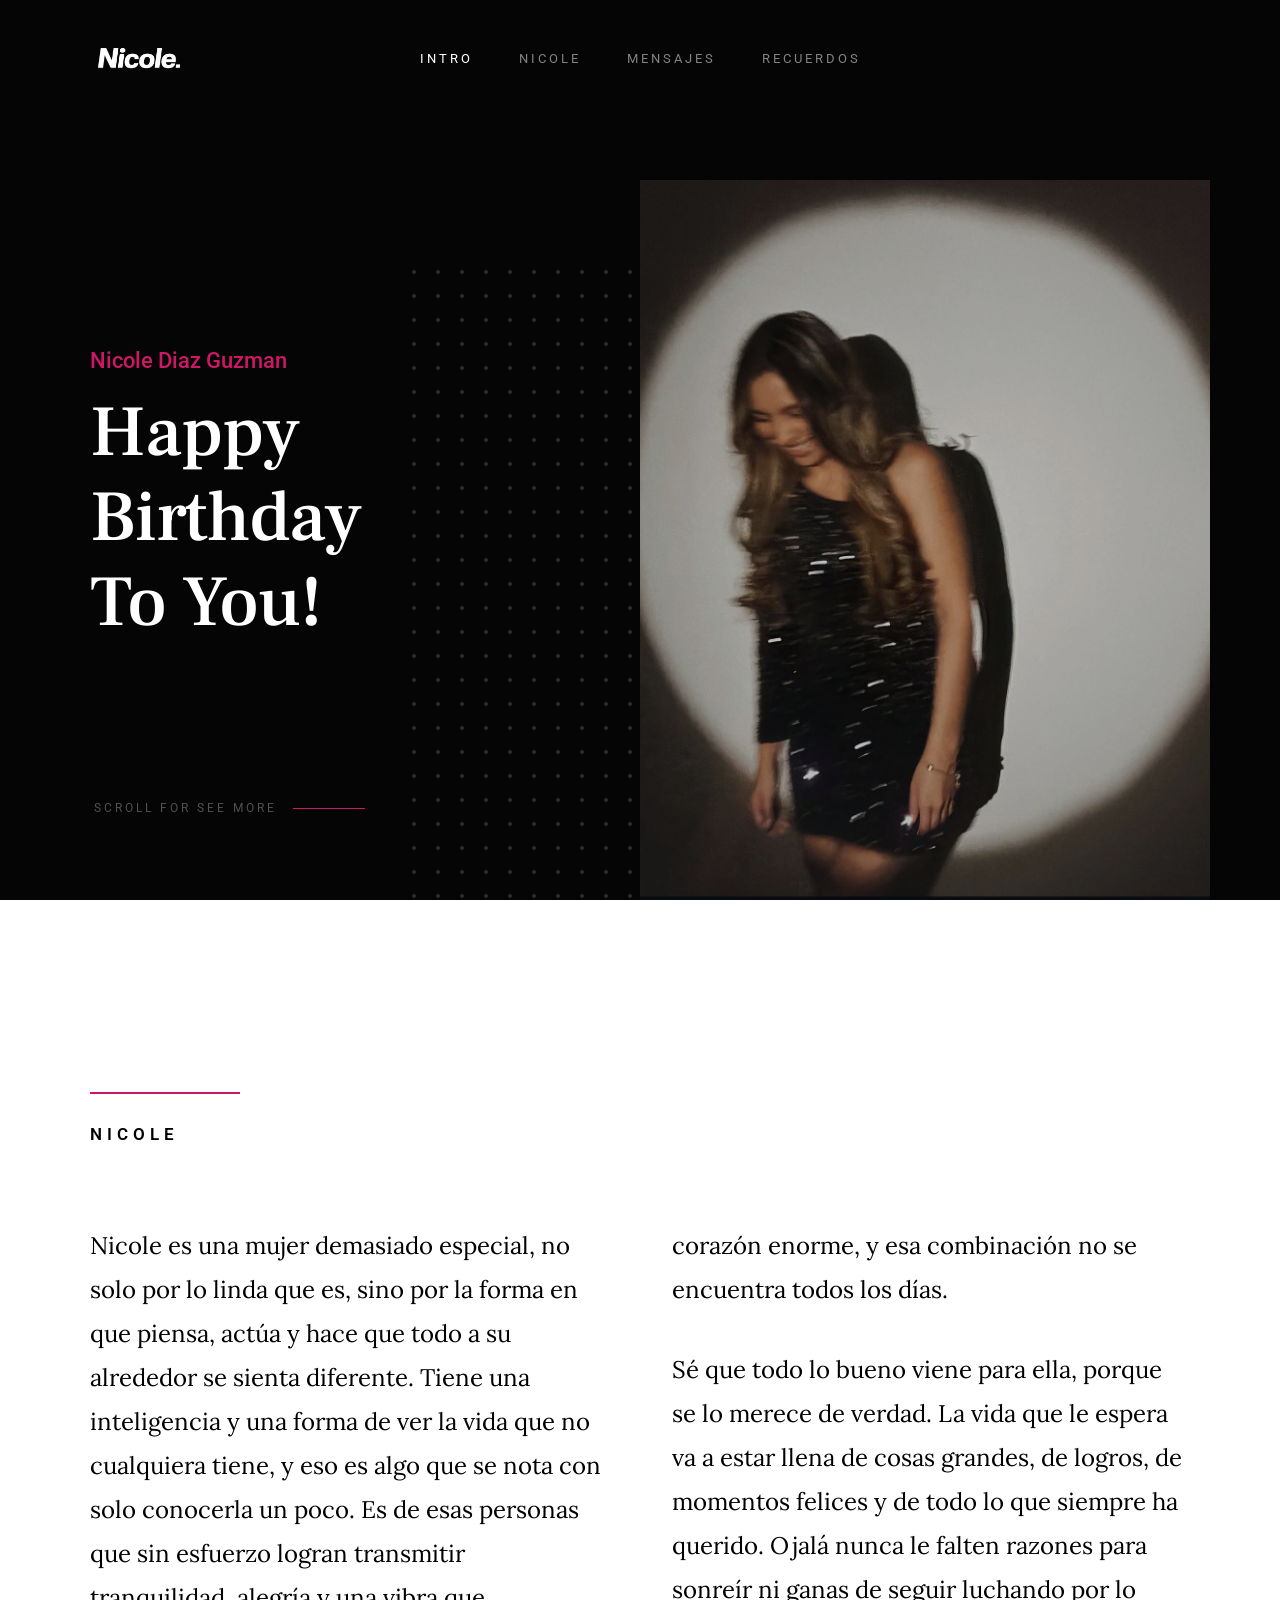
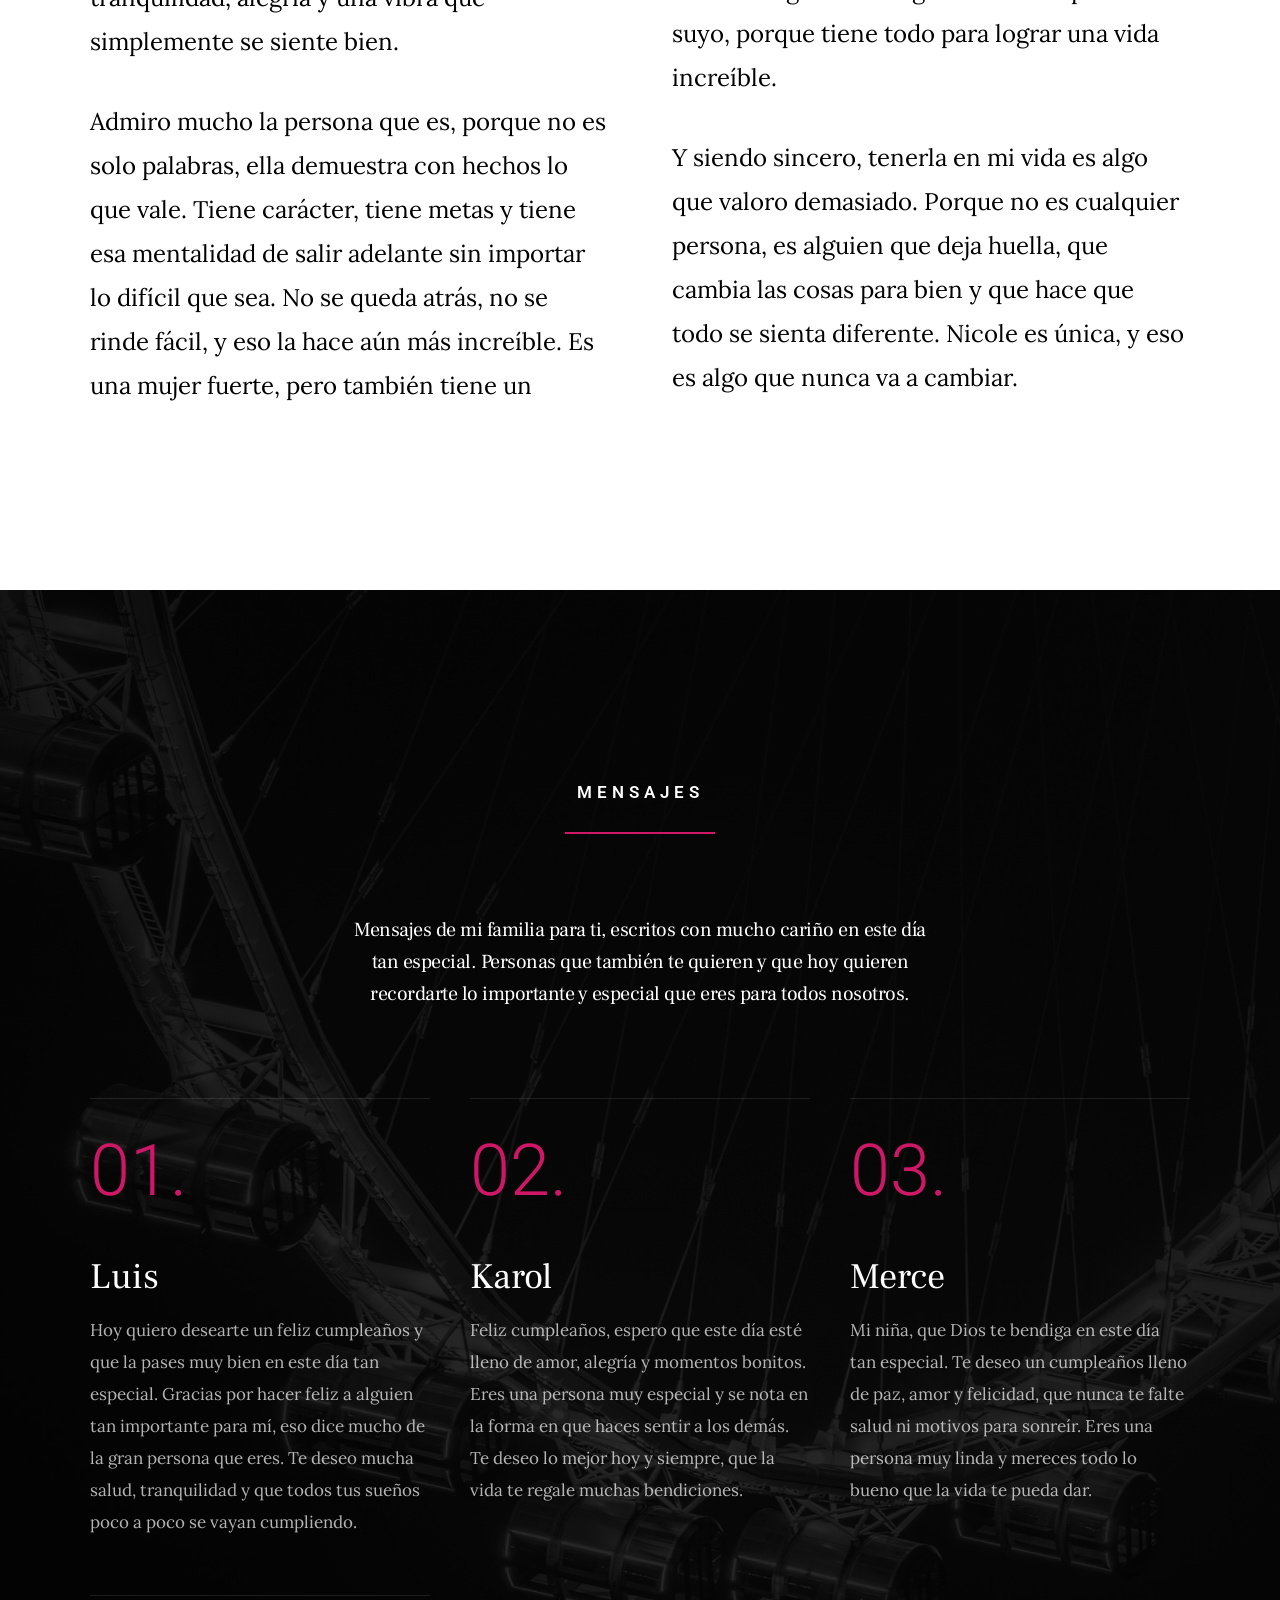
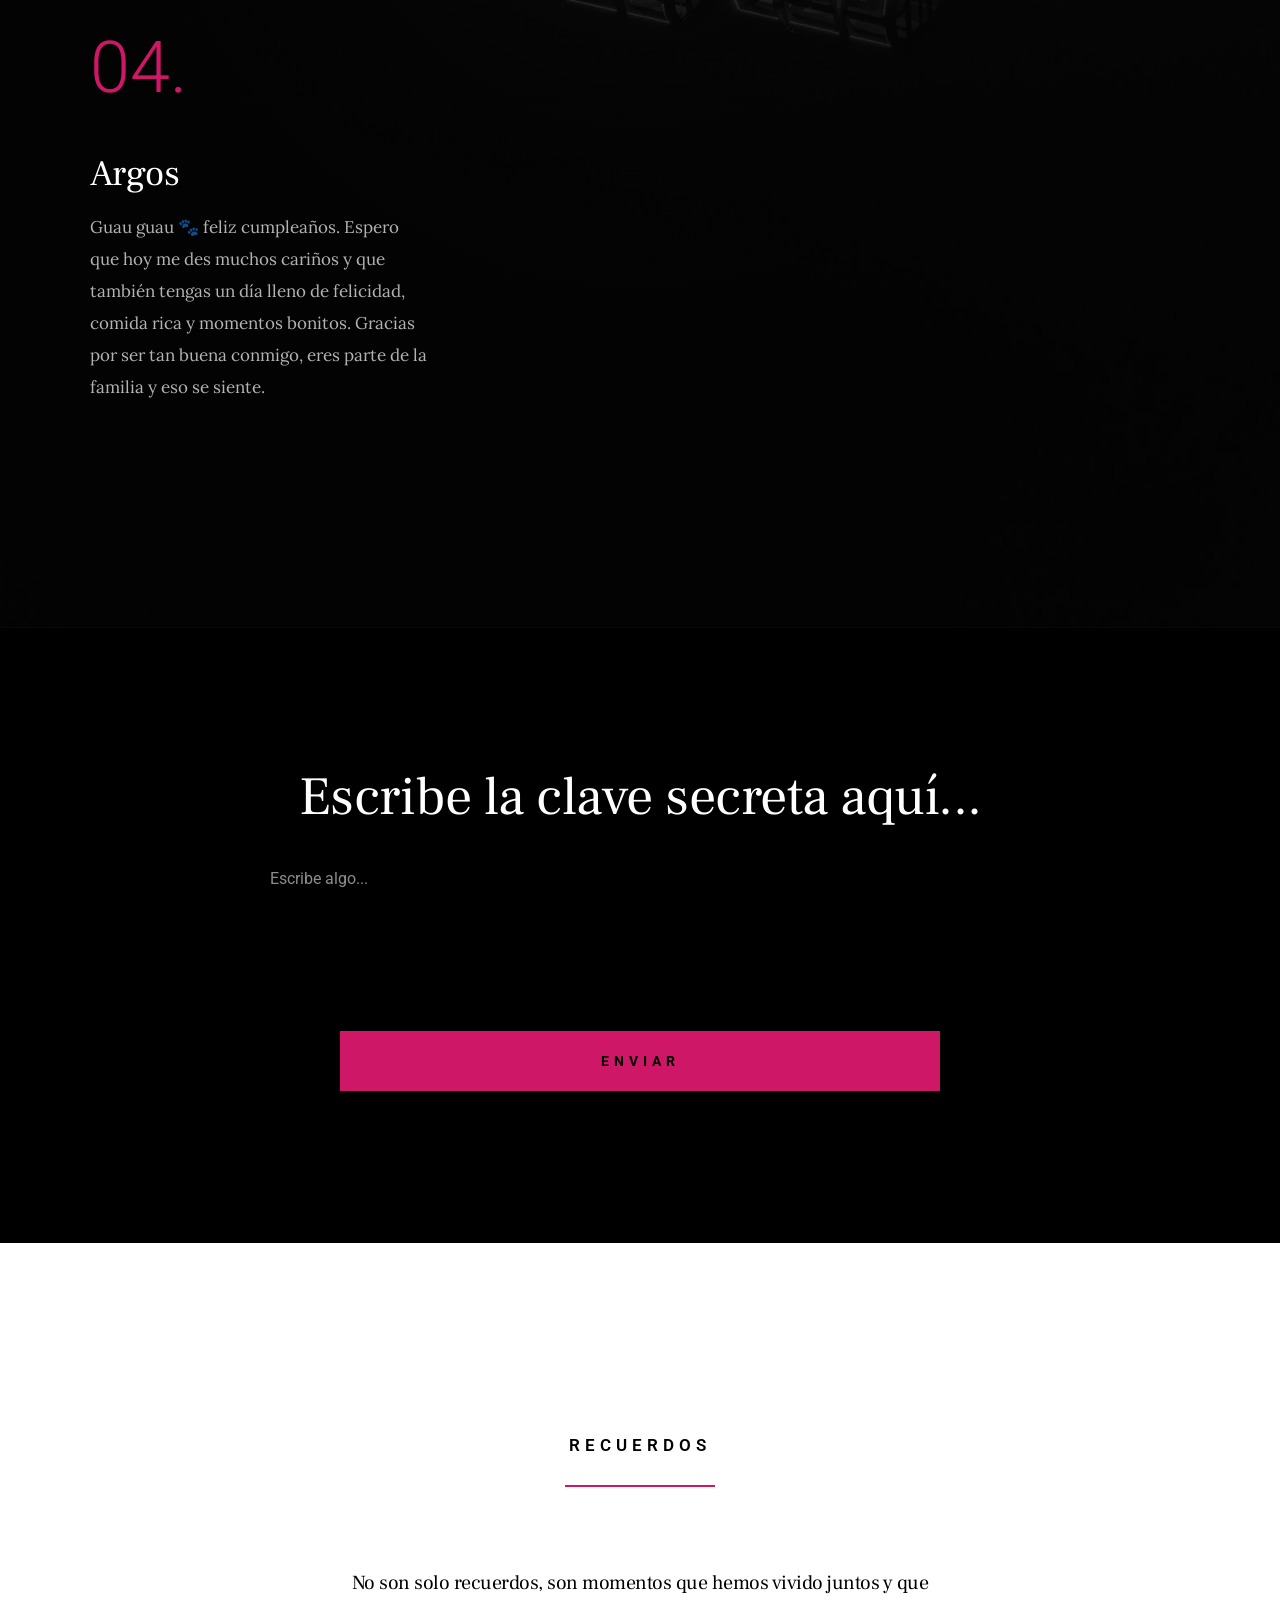
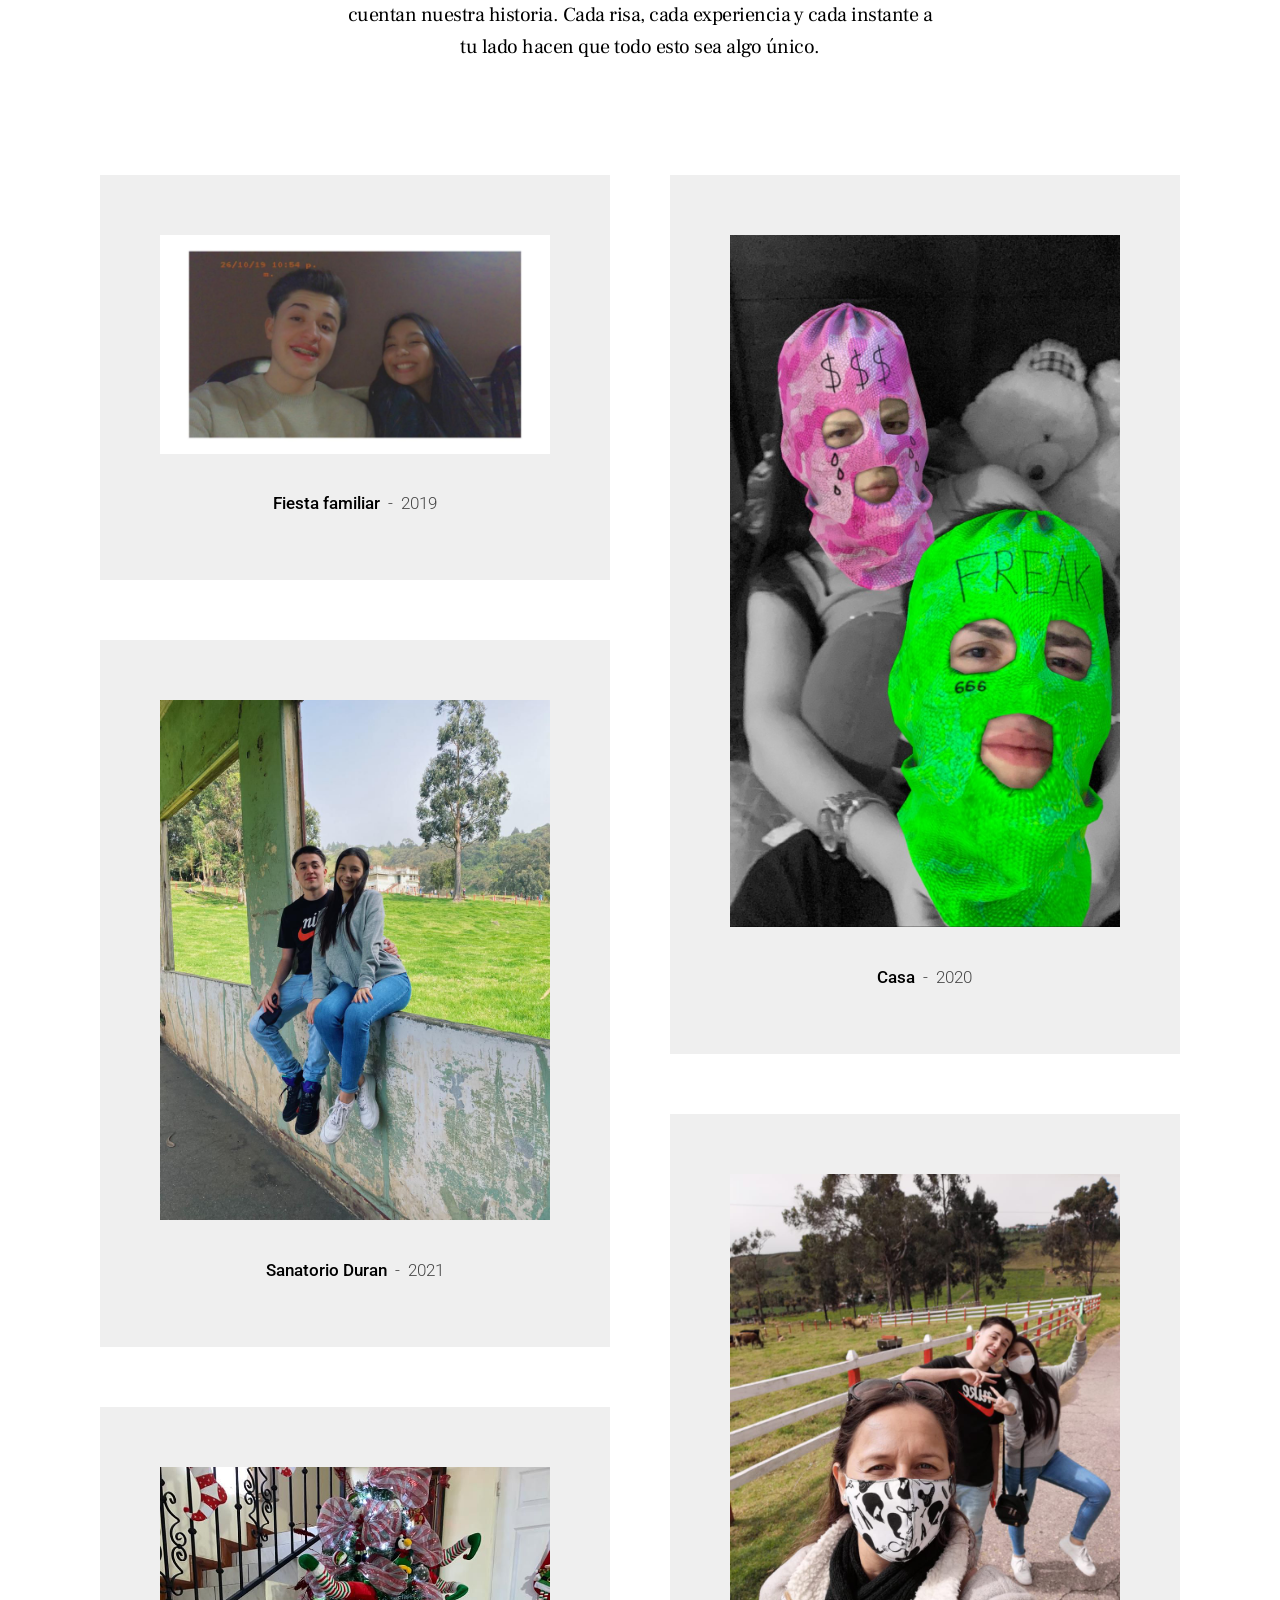
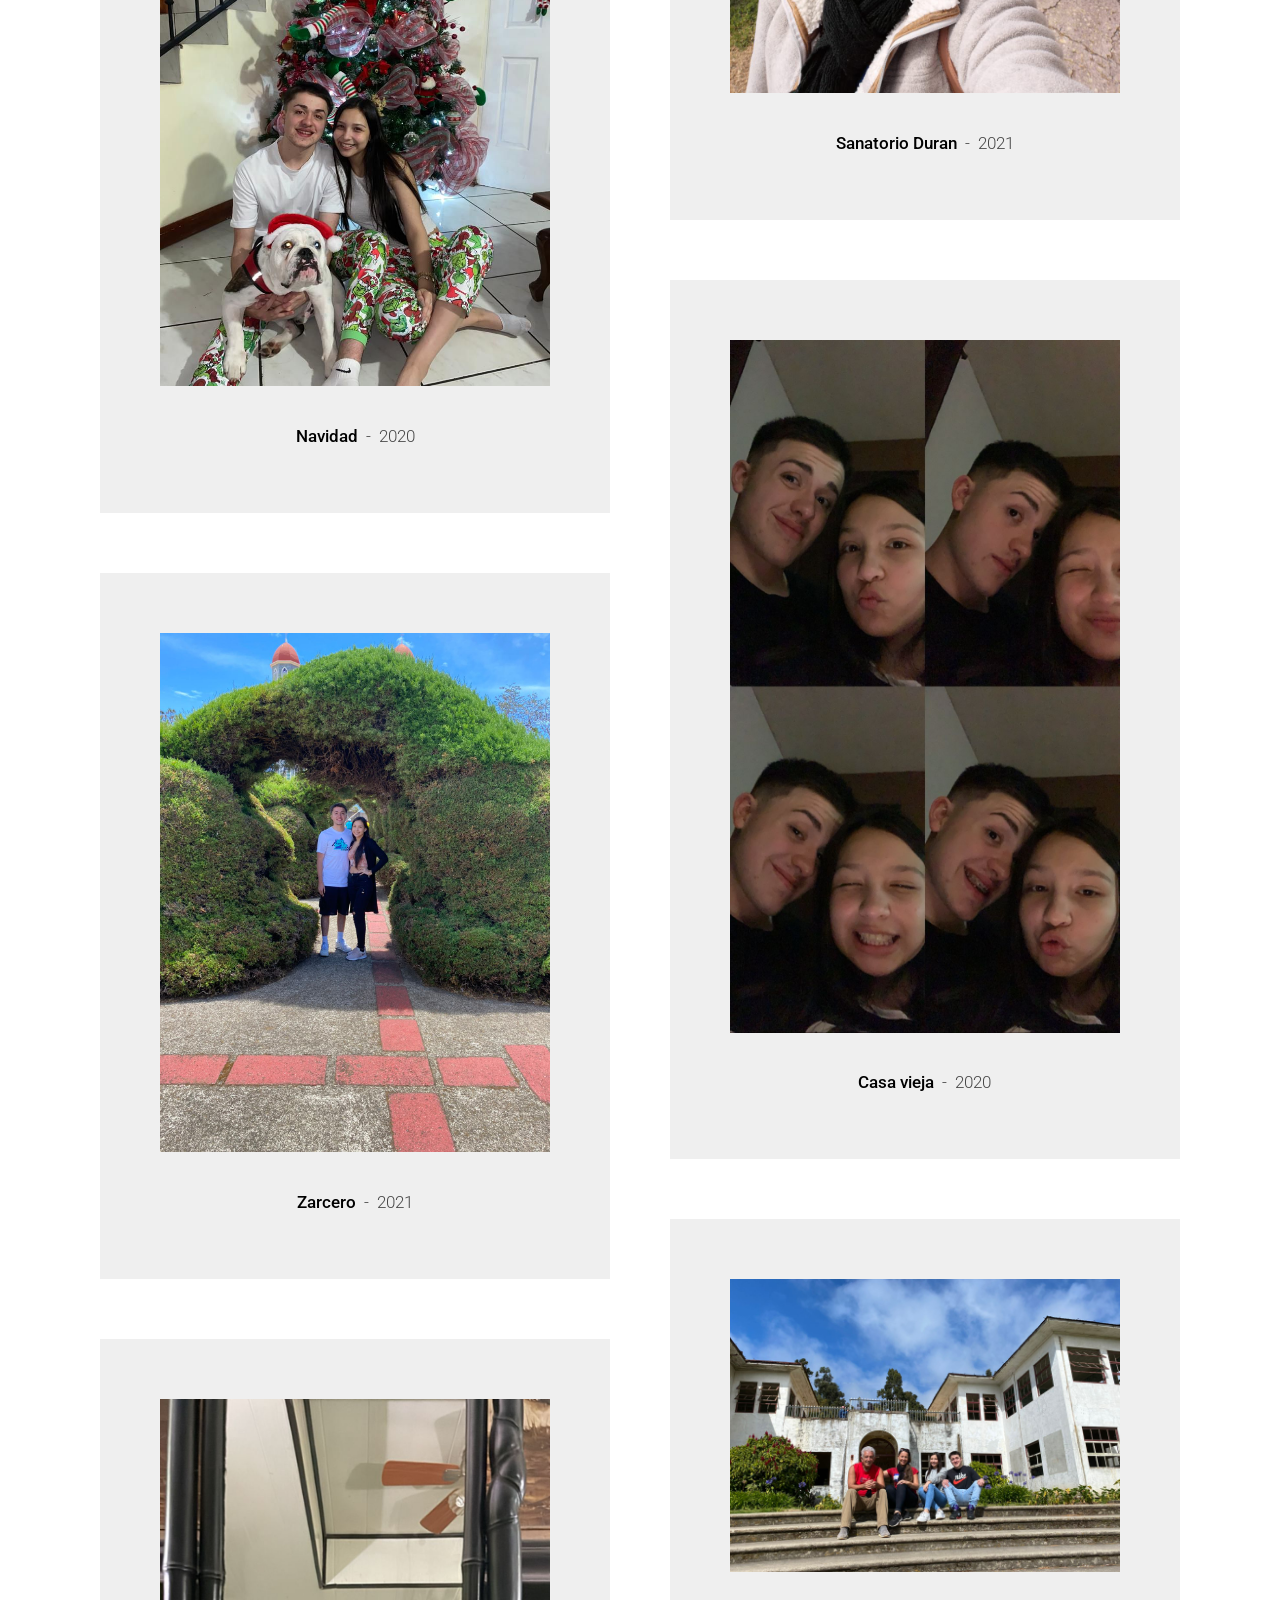
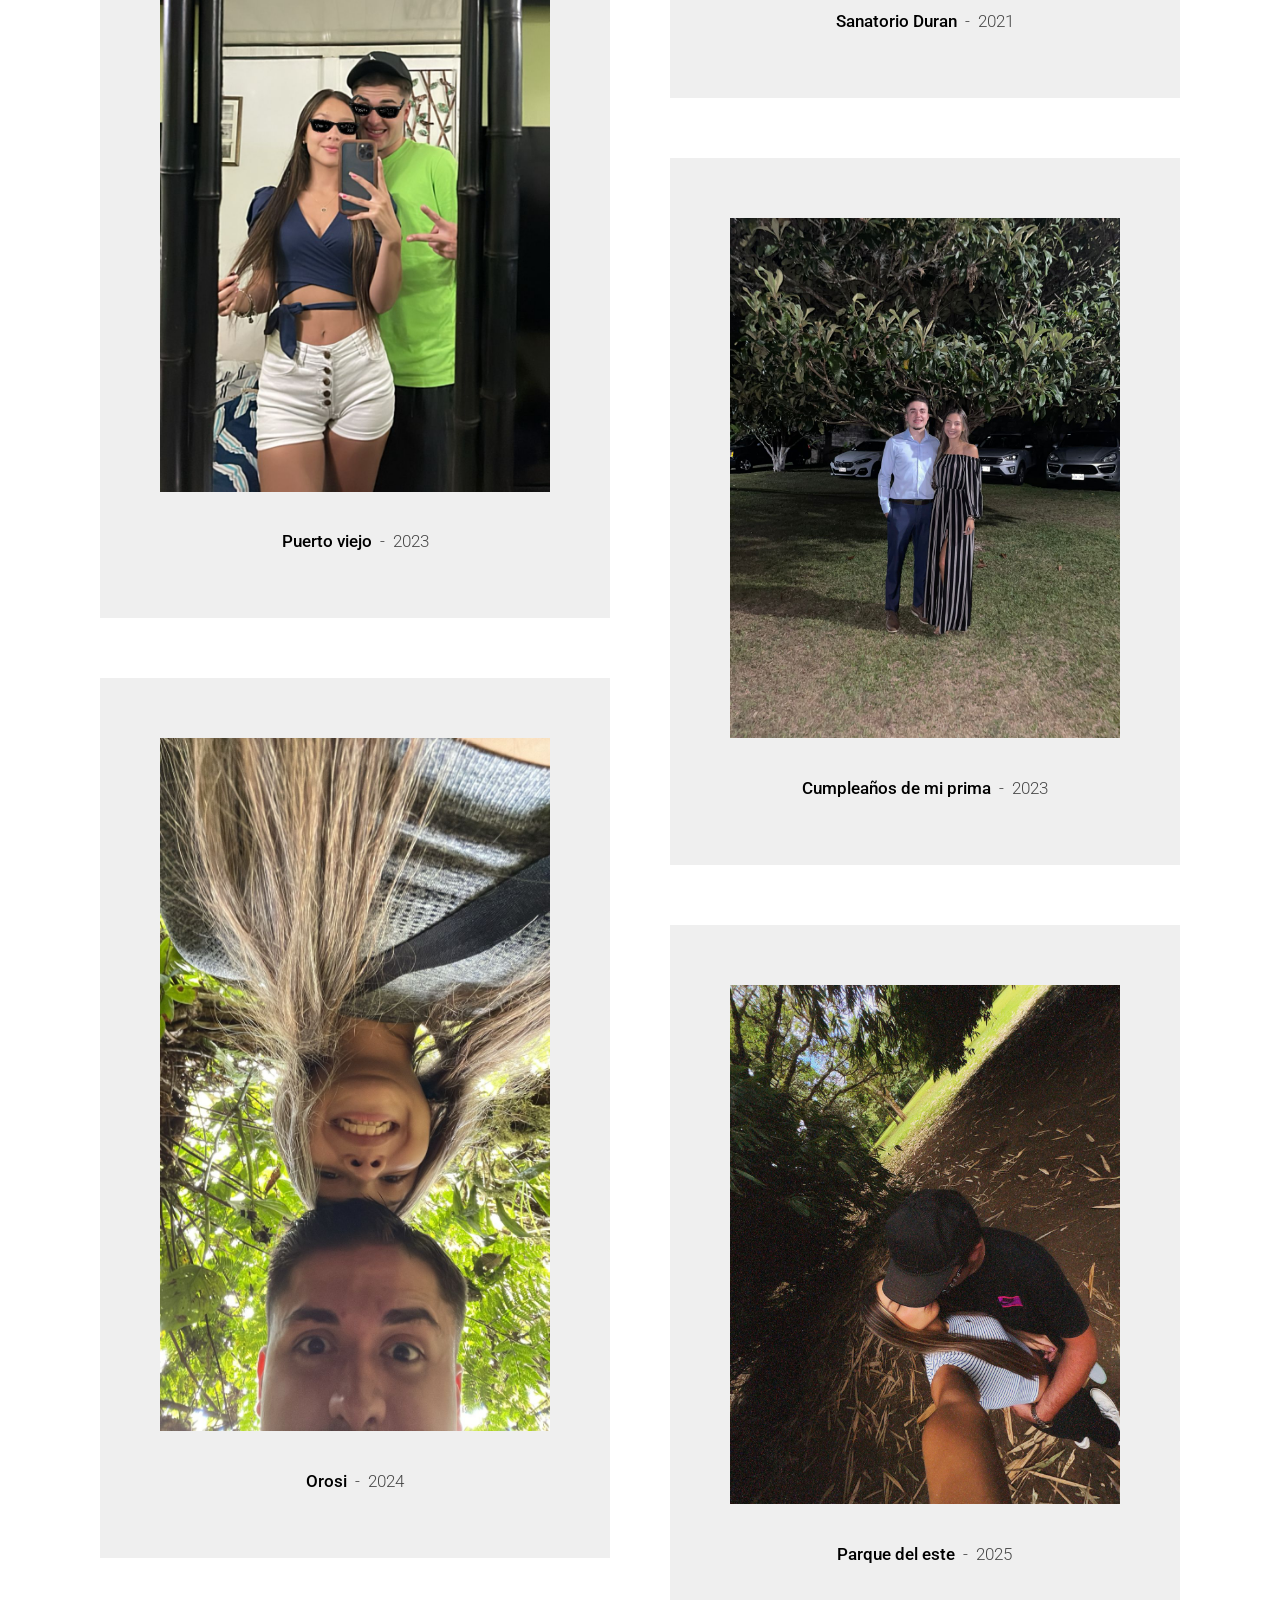
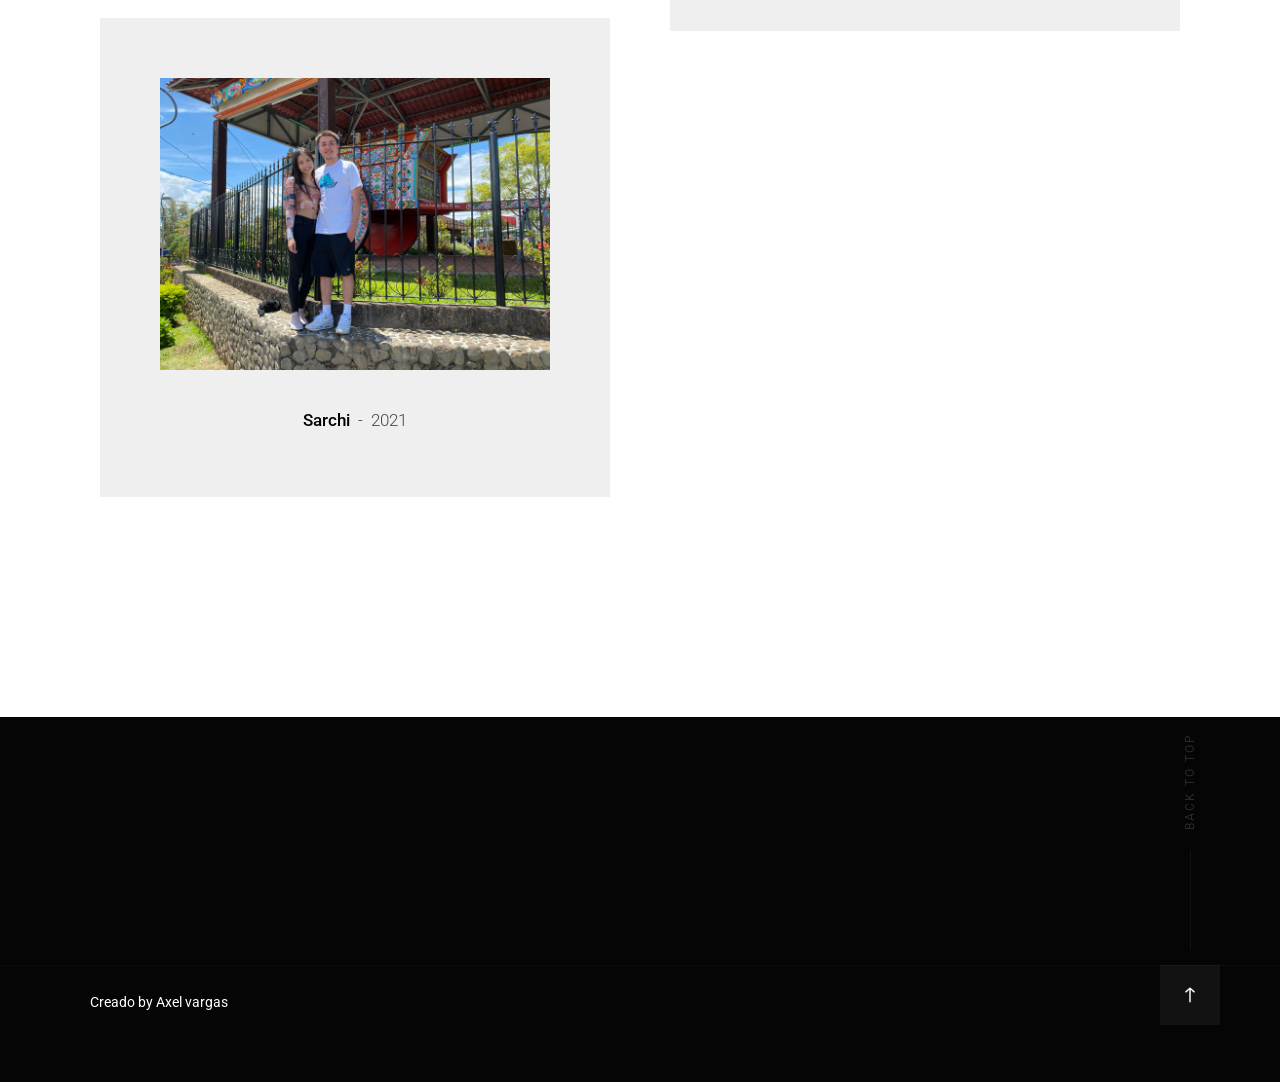
<file: index.html>
<!DOCTYPE html>
<html class="no-js" lang="en">
<head>

    <!--- basic page needs
    ================================================== -->
    <meta charset="utf-8">
    <title>Nicole</title>
    <meta name="description" content="">
    <meta name="author" content="">

    <!-- mobile specific metas
    ================================================== -->
    <meta name="viewport" content="width=device-width, initial-scale=1">

    <!-- CSS
    ================================================== -->
    <link rel="stylesheet" href="css/base.css">
    <link rel="stylesheet" href="css/vendor.css">
    <link rel="stylesheet" href="css/main.css">

    <!-- script
    ================================================== -->
    <script src="js/modernizr.js"></script>
    <script src="js/pace.min.js"></script>

    <!-- favicons
    ================================================== -->
    <link rel="apple-touch-icon" sizes="180x180" href="apple-touch-icon.png">
    <link rel="icon" type="image/png" sizes="32x32" href="favicon-32x32.png">
    <link rel="icon" type="image/png" sizes="16x16" href="favicon-16x16.png">
    <link rel="manifest" href="site.webmanifest">

</head>

<body id="top">

    <div id="preloader">
        <div id="loader"></div>
    </div>

    <!-- site header
    ================================================== -->
    <header class="s-header">

    <div class="header-logo" style="display:flex; align-items:center; height:170px;">
        <a class="site-logo" href="index.html" style="display:flex; align-items:center;">
            <img src="images/nicole.png" alt="Nicole"
                style="height:130px; width:auto; object-fit:contain; transition:0.3s;"
                onmouseover="this.style.transform='scale(1.1)';"
                onmouseout="this.style.transform='scale(1)';">
        </a>
    </div>

        <nav class="header-nav-wrap">
            <ul class="header-main-nav">
                <li class="current"><a class="smoothscroll" href="#intro" title="intro">Intro</a></li>
                <li><a class="smoothscroll" href="#about" title="about">Nicole</a></li>
                <li><a class="smoothscroll" href="#services" title="services">Mensajes</a></li>
                <li><a class="smoothscroll" href="#works" title="works">Recuerdos</a></li>
             
            </ul>

           
        </nav>

        <a class="header-menu-toggle" href="#"><span>Menu</span></a>

    </header> <!-- end s-header -->


    <!-- intro
    ================================================== -->
    <section id="intro" class="s-intro target-section">

        <div class="row intro-content">

            <div class="column large-9 mob-full intro-text">
                <h3>Nicole Diaz Guzman</h3>
                <h1>
                    Happy <br>
                    Birthday <br>
                    To You!
                </h1>
            </div>

            <div class="intro-scroll">
                <a href="#about" class="intro-scroll-link smoothscroll">
                    Scroll For see More
                </a>
            </div>

            <div class="intro-grid"></div>
            <div class="intro-pic"></div>

        </div> <!-- end row -->

    </section> <!-- end intro -->


    <!-- about
    ================================================== -->
    <section id="about" class="s-about target-section">

        <div class="about-me">

            <div class="row heading-block" data-aos="fade-up">
                <div class="column large-full">
                    <h2 class="section-heading">Nicole</h2>
                </div>
            </div>

            <div class="row about-me__content" data-aos="fade-up">
                <div class="column large-full about-me__text">
                   <p class="lead">
                    Nicole es una mujer demasiado especial, no solo por lo linda que es, sino por la forma en que piensa, 
                    actúa y hace que todo a su alrededor se sienta diferente. Tiene una inteligencia y una forma de ver la vida que no cualquiera tiene, y
                     eso es algo que se nota con solo conocerla un poco. Es de esas personas que sin esfuerzo logran transmitir tranquilidad, alegría y una vibra que simplemente se siente bien.
                    </p>

                    <p class="lead">
                    Admiro mucho la persona que es, porque no es solo palabras, ella demuestra con hechos lo que vale. 
                    Tiene carácter, tiene metas y tiene esa mentalidad de salir adelante sin importar lo difícil que sea.
                     No se queda atrás, no se rinde fácil, y eso la hace aún más increíble. Es una mujer fuerte, pero también tiene un corazón enorme, y esa combinación no se encuentra todos los días.
                    </p>

                    <p class="lead">
                    Sé que todo lo bueno viene para ella, 
                    porque se lo merece de verdad. La vida que le espera va a estar llena de cosas grandes, de logros, de momentos felices y
                     de todo lo que siempre ha querido. Ojalá nunca le falten razones para sonreír ni ganas de seguir luchando por lo suyo, porque tiene todo para lograr una vida increíble.
                    </p>

                    <p class="lead">
                    Y siendo sincero, tenerla en mi vida es algo que valoro demasiado. Porque no es cualquier persona, es alguien que deja huella, 
                    que cambia las cosas para bien y que hace que todo se sienta diferente. Nicole es única, y eso es algo que nunca va a cambiar.
                    </p>
                </div>
            </div>
    
           

        </div> <!-- end about-me -->


    </section> <!-- end s-about -->


    <!-- services
    ================================================== -->
    <section id="services" class="s-services ss-dark target-section">

        <div class="shadow-overlay"></div>

        <div class="row heading-block heading-block--center" data-aos="fade-up">
            <div class="column large-full">
                <h2 class="section-heading section-heading--centerbottom">Mensajes</h2>

               <p class="section-desc" style="font-size:20px; line-height:1.6; max-width:600px; margin:auto;">
                    Mensajes de mi familia para ti, escritos con mucho cariño en este día tan especial. 
                    Personas que también te quieren y que hoy quieren recordarte lo importante y especial que eres para todos nosotros.
                </p>
                </div>
        </div> <!-- end heading-block -->

        <div class="row services-list block-large-1-3 block-medium-1-2 block-tab-full">

           <div class="column item-service" data-aos="fade-up">
    <div class="item-service__content">
        <h4 class="item-title">Luis</h4>
        <p>
        Hoy quiero desearte un feliz cumpleaños y que la pases muy bien en este día tan especial. 
        Gracias por hacer feliz a alguien tan importante para mí, eso dice mucho de la gran persona que eres. 
        Te deseo mucha salud, tranquilidad y que todos tus sueños poco a poco se vayan cumpliendo.
        </p>
    </div>
</div>

<div class="column item-service" data-aos="fade-up">
    <div class="item-service__content">
        <h4 class="item-title">Karol</h4>
        <p>
        Feliz cumpleaños, espero que este día esté lleno de amor, alegría y momentos bonitos. 
        Eres una persona muy especial y se nota en la forma en que haces sentir a los demás. 
        Te deseo lo mejor hoy y siempre, que la vida te regale muchas bendiciones.
        </p>
    </div>
</div>

<div class="column item-service" data-aos="fade-up">
    <div class="item-service__content">
        <h4 class="item-title">Merce</h4>
        <p>
        Mi niña, que Dios te bendiga en este día tan especial. Te deseo un cumpleaños lleno de paz, 
        amor y felicidad, que nunca te falte salud ni motivos para sonreír. Eres una persona muy linda 
        y mereces todo lo bueno que la vida te pueda dar.
        </p>
    </div>
</div>

<div class="column item-service" data-aos="fade-up">
    <div class="item-service__content">
        <h4 class="item-title">Argos</h4>
        <p>
        Guau guau 🐾 feliz cumpleaños. Espero que hoy me des muchos cariños y que también tengas 
        un día lleno de felicidad, comida rica y momentos bonitos. Gracias por ser tan buena conmigo, 
        eres parte de la familia y eso se siente.
        </p>
    </div>
</div>

    

        </div> <!-- end services-list -->

    </section> <!-- end s-services -->


<section class="s-cta ss-dark">

    <div class="row heading-block heading-block--center" data-aos="fade-up">
        <div class="column large-full">
            <h2 class="section-desc">
                Escribe la clave secreta aquí...
            </h2>
        </div>
    </div>

    <div class="row cta-content" data-aos="fade-up">
        <div class="column large-full">

            <input type="text" id="secretInput" placeholder="Escribe algo..."
                   style="padding:10px; width:100%; max-width:400px; border-radius:8px; border:none;">

            <br><br>

            <button onclick="verificarTexto()" class="btn full-width">
                Enviar
            </button>

        </div>
    </div>

</section>



    <section id="works" class="s-works target-section">

        <div class="row heading-block heading-block--center" data-aos="fade-up">
            <div class="column large-full">
                <h2 class="section-heading section-heading--centerbottom">Recuerdos</h2>
            <p class="section-desc" style="font-size:20px; line-height:1.6; max-width:600px; margin:auto;">
                No son solo recuerdos, son momentos que hemos vivido juntos y que cuentan 
                nuestra historia. Cada risa, cada experiencia y cada instante a tu lado 
                hacen que todo esto sea algo único.
            </p>
            </div>
        </div> <!-- end heading-block -->

        <div class="masonry-wrap">

            <div class="masonry">
                <div class="grid-sizer"></div>
    
                <div class="masonry__brick" data-aos="fade-up">
                    <div class="item-folio">
                        <div class="item-folio__thumb">
                             <img src="images/1.jpeg" 
                                     srcset="images/1.jpeg 1x, images/1.jpeg 2x" alt="">
                            <a href="images/1.jpeg" class="thumb-link" title="Shutterbug" data-size="1050x700">
                               
                            </a>    
                    
                        </div>
    
                        <div class="item-folio__text">
                            <h4 class="item-folio__title">
                                Fiesta familiar
                            </h4>
                            <p class="item-folio__cat">
                                2019
                            </p>
                        </div>
    
                      
                    </div>
                </div> <!-- end masonry__brick -->
    
                <div class="masonry__brick" data-aos="fade-up">
                    <div class="item-folio">
                        <div class="item-folio__thumb">
                              <img src="images/2.jpeg"
                                     srcset="images/2.jpeg 1x, images/2.jpeg 2x" alt="">
                            <a href="images/2.jpeg" class="thumb-link" title="Woodcraft" data-size="1050x700">
                              
                            </a>
                          
                        </div>
                        <div class="item-folio__text">
                            <h4 class="item-folio__title">
                                Casa
                            </h4>
                            <p class="item-folio__cat">
                                2020
                            </p>
                        </div>
                        
                    </div>
                </div> <!-- end masonry__brick -->

                <div class="masonry__brick" data-aos="fade-up">
                    <div class="item-folio">
                            
                        <div class="item-folio__thumb">
                              <img src="images/3.jpeg"
                                     srcset="images/3.jpeg 1x, images/3.jpeg 2x" alt="">
                            <a href="images/3.jpeg" class="thumb-link" title="The Beetle Car" data-size="1050x700">
                              
                            </a>
                           
                        </div>
                        <div class="item-folio__text">
                            <h4 class="item-folio__title">
                                Sanatorio Duran
                            </h4>
                            <p class="item-folio__cat">
                                2021
                            </p>
                        </div>
                       
                    </div>
                </div> <!-- end masonry__brick -->

                <div class="masonry__brick" data-aos="fade-up">
                    <div class="item-folio">
                        <div class="item-folio__thumb">
                             <img src="images/4.jpeg" 
                                     srcset="images/4.jpeg 1x, images/4.jpeg 2x" alt="">
                            <a href="images/4.jpeg" class="thumb-link" title="Grow Green" data-size="1050x700">
                               
                            </a>
                           
                        </div>
                        <div class="item-folio__text">
                            <h4 class="item-folio__title">
                                Sanatorio Duran
                            </h4>
                            <p class="item-folio__cat">
                                2021
                            </p>
                        </div>
                       
                    </div>
                </div> <!-- end masonry__brick -->

                <div class="masonry__brick" data-aos="fade-up">
                    <div class="item-folio">
                            
                        <div class="item-folio__thumb">
                             <img src="images/5.jpeg" 
                                     srcset="images/5.jpeg 1x, images/5.jpeg 2x" alt="">
                            <a href="images/5.jpeg" class="thumb-link" title="Guitarist" data-size="1050x700">
                               
                            </a>
                           
                        </div>
                        <div class="item-folio__text">
                            <h4 class="item-folio__title">
                                Navidad
                            </h4>
                            <p class="item-folio__cat">
                               2020
                            </p>
                        </div>
                      
                    </div>
                </div> <!-- end masonry__brick -->
        
                <div class="masonry__brick" data-aos="fade-up">
                    <div class="item-folio">
                            
                        <div class="item-folio__thumb">
                             <img src="images/6.jpeg"
                                     srcset="images/6.jpeg 1x, images/6.jpeg 2x" alt="">
                            <a href="images/6.jpeg" class="thumb-link" title="Palmeira" data-size="1050x700">
                               
                            </a>
                           
                        </div>
                        <div class="item-folio__text">
                            <h4 class="item-folio__title">
                                Casa vieja
                            </h4>
                            <p class="item-folio__cat">
                                2020
                            </p>
                        </div>
                      
                    </div>
                </div> <!-- end masonry__brick -->

                             <div class="masonry__brick" data-aos="fade-up">
                    <div class="item-folio">
                            
                        <div class="item-folio__thumb">
                              <img src="images/7.jpeg"
                                     srcset="images/7.jpeg 1x, images/7.jpeg 2x" alt="">
                            <a href="images/7.jpeg" class="thumb-link" title="Palmeira" data-size="1050x700">
                              
                            </a>
                           
                        </div>
                        <div class="item-folio__text">
                            <h4 class="item-folio__title">
                                Zarcero
                            </h4>
                            <p class="item-folio__cat">
                                2021
                            </p>
                        </div>
                       
                    </div>
                </div> <!-- end masonry__brick -->

                             <div class="masonry__brick" data-aos="fade-up">
                    <div class="item-folio">
                            
                        <div class="item-folio__thumb">
                             <img src="images/8.jpeg"
                                     srcset="images/8.jpeg 1x, images/8.jpeg 2x" alt="">
                            <a href="images/8.jpeg" class="thumb-link" title="Palmeira" data-size="1050x700">
                               
                            </a>
                           
                        </div>
                        <div class="item-folio__text">
                            <h4 class="item-folio__title">
                                Sanatorio Duran
                            </h4>
                            <p class="item-folio__cat">
                                2021
                            </p>
                        </div>
                        
                    </div>
                </div> <!-- end masonry__brick -->

                             <div class="masonry__brick" data-aos="fade-up">
                    <div class="item-folio">
                            
                        <div class="item-folio__thumb">

                             <img src="images/9.jpeg"
                                     srcset="images/9.jpeg 1x, images/9.jpeg 2x" alt="">

                            <a href="images/9.jpeg" class="thumb-link" title="Palmeira" data-size="1050x700">
                               
                            </a>
                       
                        </div>
                        <div class="item-folio__text">
                            <h4 class="item-folio__title">
                                Puerto viejo
                            </h4>
                            <p class="item-folio__cat">
                                2023
                            </p>
                        </div>
                      
                    </div>
                </div> <!-- end masonry__brick -->

                             <div class="masonry__brick" data-aos="fade-up">
                    <div class="item-folio">
                            
                        <div class="item-folio__thumb">
                             <img src="images/10.jpeg"
                                     srcset="images/10.jpeg 1x, images/10.jpeg 2x" alt="">
                            <a href="images/10.jpeg" class="thumb-link" title="Palmeira" data-size="1050x700">
                               
                            </a>
                           
                        </div>
                        <div class="item-folio__text">
                            <h4 class="item-folio__title">
                                Cumpleaños de mi prima
                            </h4>
                            <p class="item-folio__cat">
                               2023
                            </p>
                        </div>
                     
                    </div>
                </div> <!-- end masonry__brick -->

                             <div class="masonry__brick" data-aos="fade-up">
                    <div class="item-folio">
                            
                        <div class="item-folio__thumb">
                             <img src="images/11.jpeg"
                                     srcset="images/11.jpeg 1x, images/11.jpeg 2x" alt="">
                            <a href="images/11.jpeg" class="thumb-link" title="Palmeira" data-size="1050x700">
                               
                            </a>
                           
                        </div>
                        <div class="item-folio__text">
                            <h4 class="item-folio__title">
                                Orosi
                            </h4>
                            <p class="item-folio__cat">
                               2024
                            </p>
                        </div>
                        
                    </div>
                </div> <!-- end masonry__brick -->

                             <div class="masonry__brick" data-aos="fade-up">
                    <div class="item-folio">
                            
                        <div class="item-folio__thumb">
                             <img src="images/12.jpeg"
                                     srcset="images/12.jpeg 1x, images/12.jpeg 2x" alt="">
                            <a href="images/12.jpeg" class="thumb-link" title="Palmeira" data-size="1050x700">
                               
                            </a>
                           
                        </div>
                        <div class="item-folio__text">
                            <h4 class="item-folio__title">
                                Parque del este 
                            </h4>
                            <p class="item-folio__cat">
                                2025
                            </p>
                        </div>
                   
                    </div>
                </div> <!-- end masonry__brick -->

                             <div class="masonry__brick" data-aos="fade-up">
                    <div class="item-folio">
                            
                        <div class="item-folio__thumb">
                             <img src="images/13.jpeg"
                                     srcset="images/13.jpeg 1x, images/13.jpeg 2x" alt="">
                            <a href="images/13.jpeg" class="thumb-link" title="Palmeira" data-size="1050x700">
                               
                            </a>
                           
                        </div>
                        <div class="item-folio__text">
                            <h4 class="item-folio__title">
                                Sarchi
                            </h4>
                            <p class="item-folio__cat">
                                2021
                            </p>
                        </div>
                      
                    </div>
                </div> <!-- end masonry__brick -->

            </div> <!-- end masonry -->

        </div> <!-- end masonry-wrap -->

    </section> <!-- end s-work -->


    <!-- testimonies
    ================================================== -->
  


    <!-- contact
    ================================================== -->
    <section id="contact" class="s-contact ss-dark target-section">

   

    </section> <!-- end s-contact -->


    <!-- footer
    ================================================== -->
    <footer>
        <div class="row">
            <div class="column large-full ss-copyright">
             
                <span style="color: white;">Creado by Axel vargas</span>
            </div>            

            <div class="ss-go-top">
                <a class="smoothscroll" title="Back to Top" href="#top"></a>
            </div>
        </div>
    </footer>


    <!-- photoswipe background
    ================================================== -->
    <div aria-hidden="true" class="pswp" role="dialog" tabindex="-1">

        <div class="pswp__bg"></div>
        <div class="pswp__scroll-wrap">

            <div class="pswp__container">
                <div class="pswp__item"></div>
                <div class="pswp__item"></div>
                <div class="pswp__item"></div>
            </div>

            <div class="pswp__ui pswp__ui--hidden">
                <div class="pswp__top-bar">
                    <div class="pswp__counter"></div><button class="pswp__button pswp__button--close" title="Close (Esc)"></button> <button class="pswp__button pswp__button--share" title=
                    "Share"></button> <button class="pswp__button pswp__button--fs" title="Toggle fullscreen"></button> <button class="pswp__button pswp__button--zoom" title=
                    "Zoom in/out"></button>
                    <div class="pswp__preloader">
                        <div class="pswp__preloader__icn">
                            <div class="pswp__preloader__cut">
                                <div class="pswp__preloader__donut"></div>
                            </div>
                        </div>
                    </div>
                </div>
                <div class="pswp__share-modal pswp__share-modal--hidden pswp__single-tap">
                    <div class="pswp__share-tooltip"></div>
                </div><button class="pswp__button pswp__button--arrow--left" title="Previous (arrow left)"></button> <button class="pswp__button pswp__button--arrow--right" title=
                "Next (arrow right)"></button>
                <div class="pswp__caption">
                    <div class="pswp__caption__center"></div>
                </div>
            </div>

        </div>

    </div><!-- end photoSwipe background -->


    <!-- Java Script
    ================================================== -->
    <script src="js/jquery-3.2.1.min.js"></script>
    <script src="js/plugins.js"></script>
    <script src="js/main.js"></script>

</body>


<script>
function verificarTexto() {
    var texto = document.getElementById("secretInput").value.toLowerCase().trim();

    // 🔥 palabra clave (puedes cambiarla)
    if (texto === "papas") {
        window.location.href = "Carta.html"; // tu otra vista
    }
    // si no coincide, no pasa nada
}
</script>
</file>
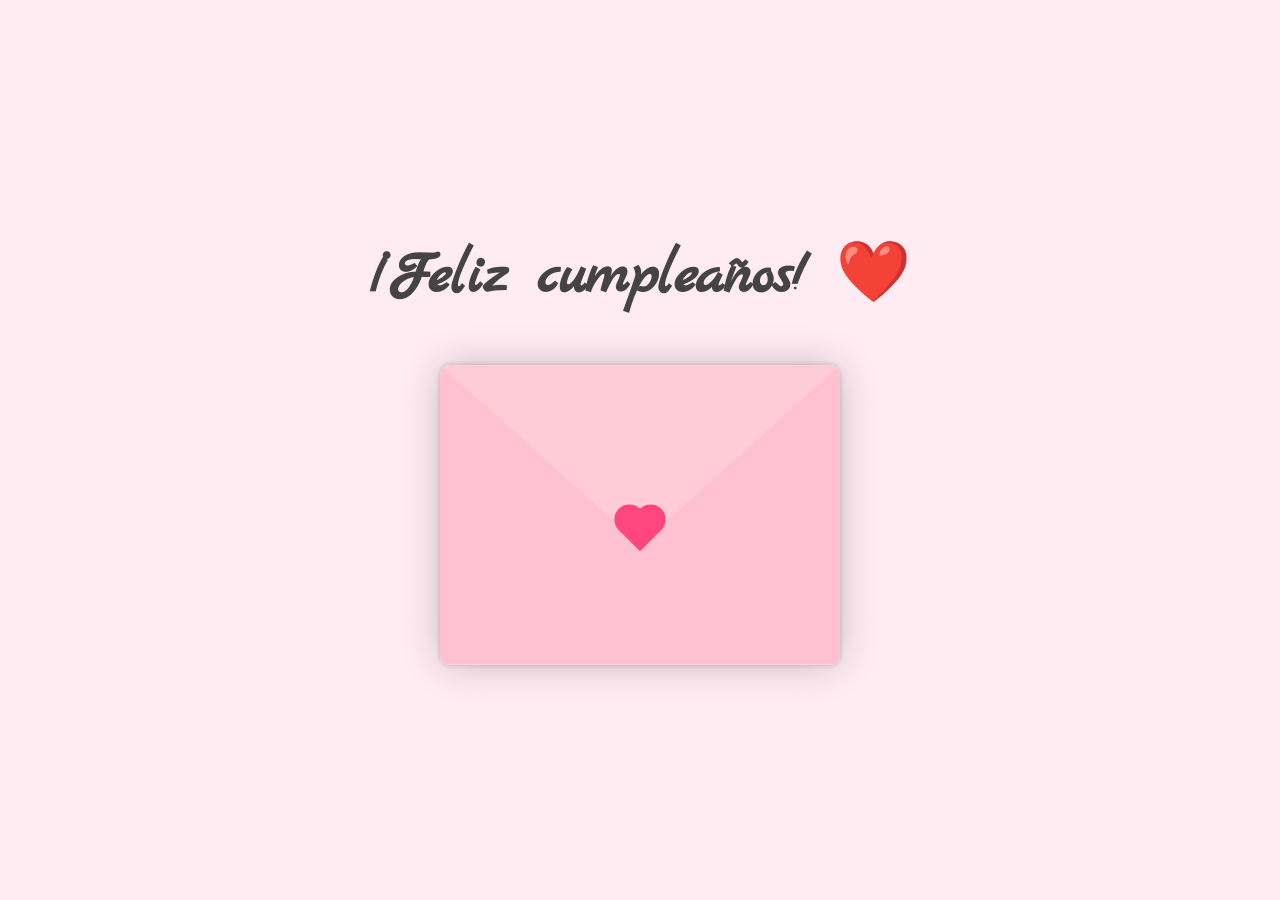
<file: Carta.html>
<!DOCTYPE html>
<html lang="en">
<head>
    <meta charset="UTF-8">
    <meta name="viewport" content="width=device-width, initial-scale=1.0">
    <link rel="preconnect" href="https://fonts.googleapis.com">
    <link rel="preconnect" href="https://fonts.gstatic.com" crossorigin>
    <link href="https://fonts.googleapis.com/css2?family=Marck+Script&display=swap" rel="stylesheet">
    <link rel="stylesheet" href="styleCarta.css">
    <title>Carta nicole</title>
</head>
<body>
    <h1>¡Feliz cumpleaños! ❤️</h1>
    <div class="contenedor">
        <div class="envoltura-sobre">
            <div class="sobre">
                <div class="carta">
              <div class="contenido">
                    <strong>Feliz cumpleaños, mi amor ❤️</strong>
                    <p>
                        Hoy es un día muy especial, porque celebramos la vida de la persona que hace la mía mucho más feliz.
                        Quiero que sepas que eres alguien increíble que ha tenido paciencia y esta para mi en todo momento aunque aveces fallamos ambos
                        y no cumplimos como debe de ser pero ahi vamos luchando dia con dia como debe de ser proque la vida es asi llena de pruebas que hay que 
                        pasando.

                        <br><br>

                        Gracias por cada momento a tu lado, por tu cariño, tu apoyo y por hacerme sentir tan afortunado de tenerte en mi vida.
                        Eres esa persona que hace que todo valga la pena, incluso los días más difíciles que he tenido y aun asi estas ahi siempre tratando de que yo vea todo diferente y me mantenga positivo y con fe de que llegara mi trabajo.

                        <br><br>

                        Espero que este nuevo año de vida esté lleno de sueños cumplidos, alegrías  que puedas y podamos vivir juntos. si llegaste hasta aqui de la carta es para que vea que si tienes en tu vida una persona que sabe la importancia que 
                        le das a ese dia. aunque no ses de celebrar mucho ese dia pero si es importante para mi que sepas que me importa y que quiero hacerte sentir especial aunque sea con todo lo que te hice 
                        

                        <br><br>

                        <strong>Te amo 💕</strong><br>
                        

                        <br><br>

                    

                        <br>Eso pasa por tener a un ingenierio de pareja Jaja<br>

                    
                    </p>
    </div>
            </div>
            <div class="corazon"></div>
            <div class="solapa-derecha"></div>
            <div class="solapa-izquierda"></div>
        </div>
    </div>
    <!-- <script src="script_v2.js"></script> -->
     <script src="script_v2.js"></script>
</body>
</html>
</file>
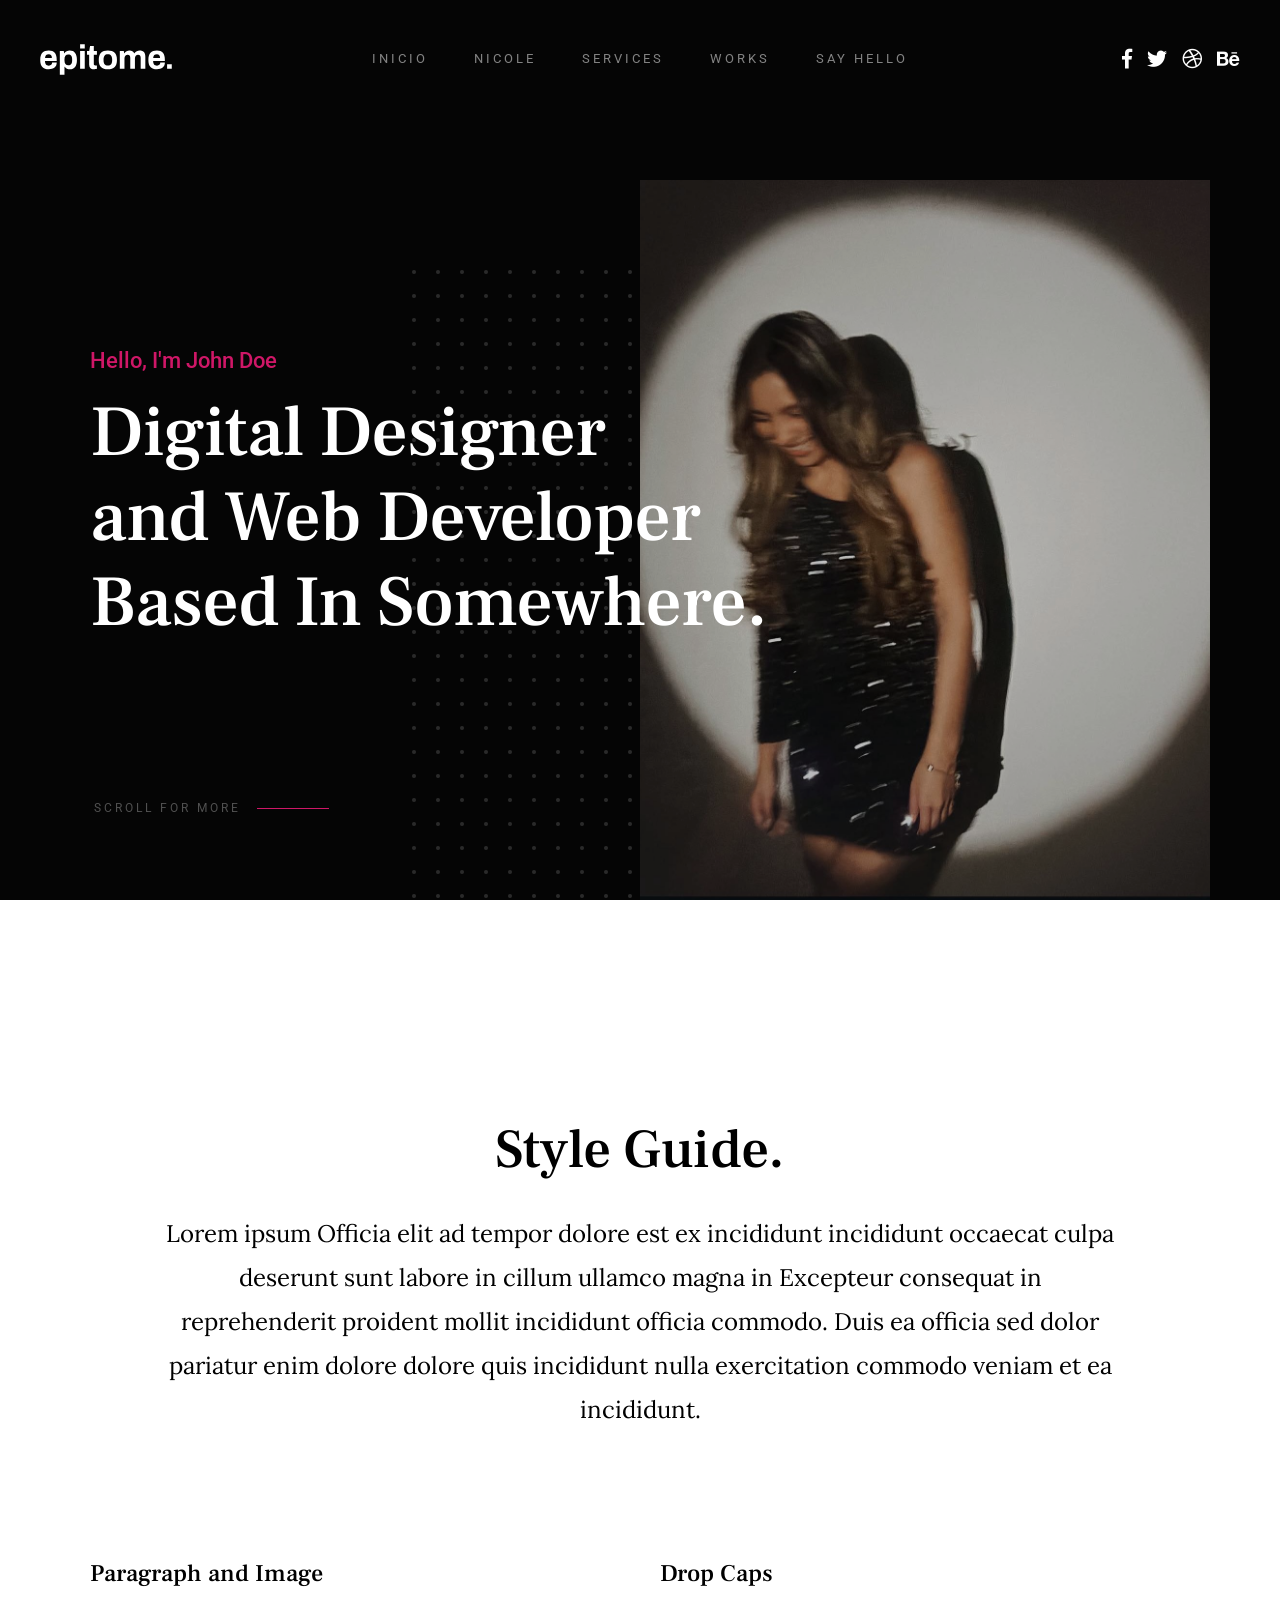
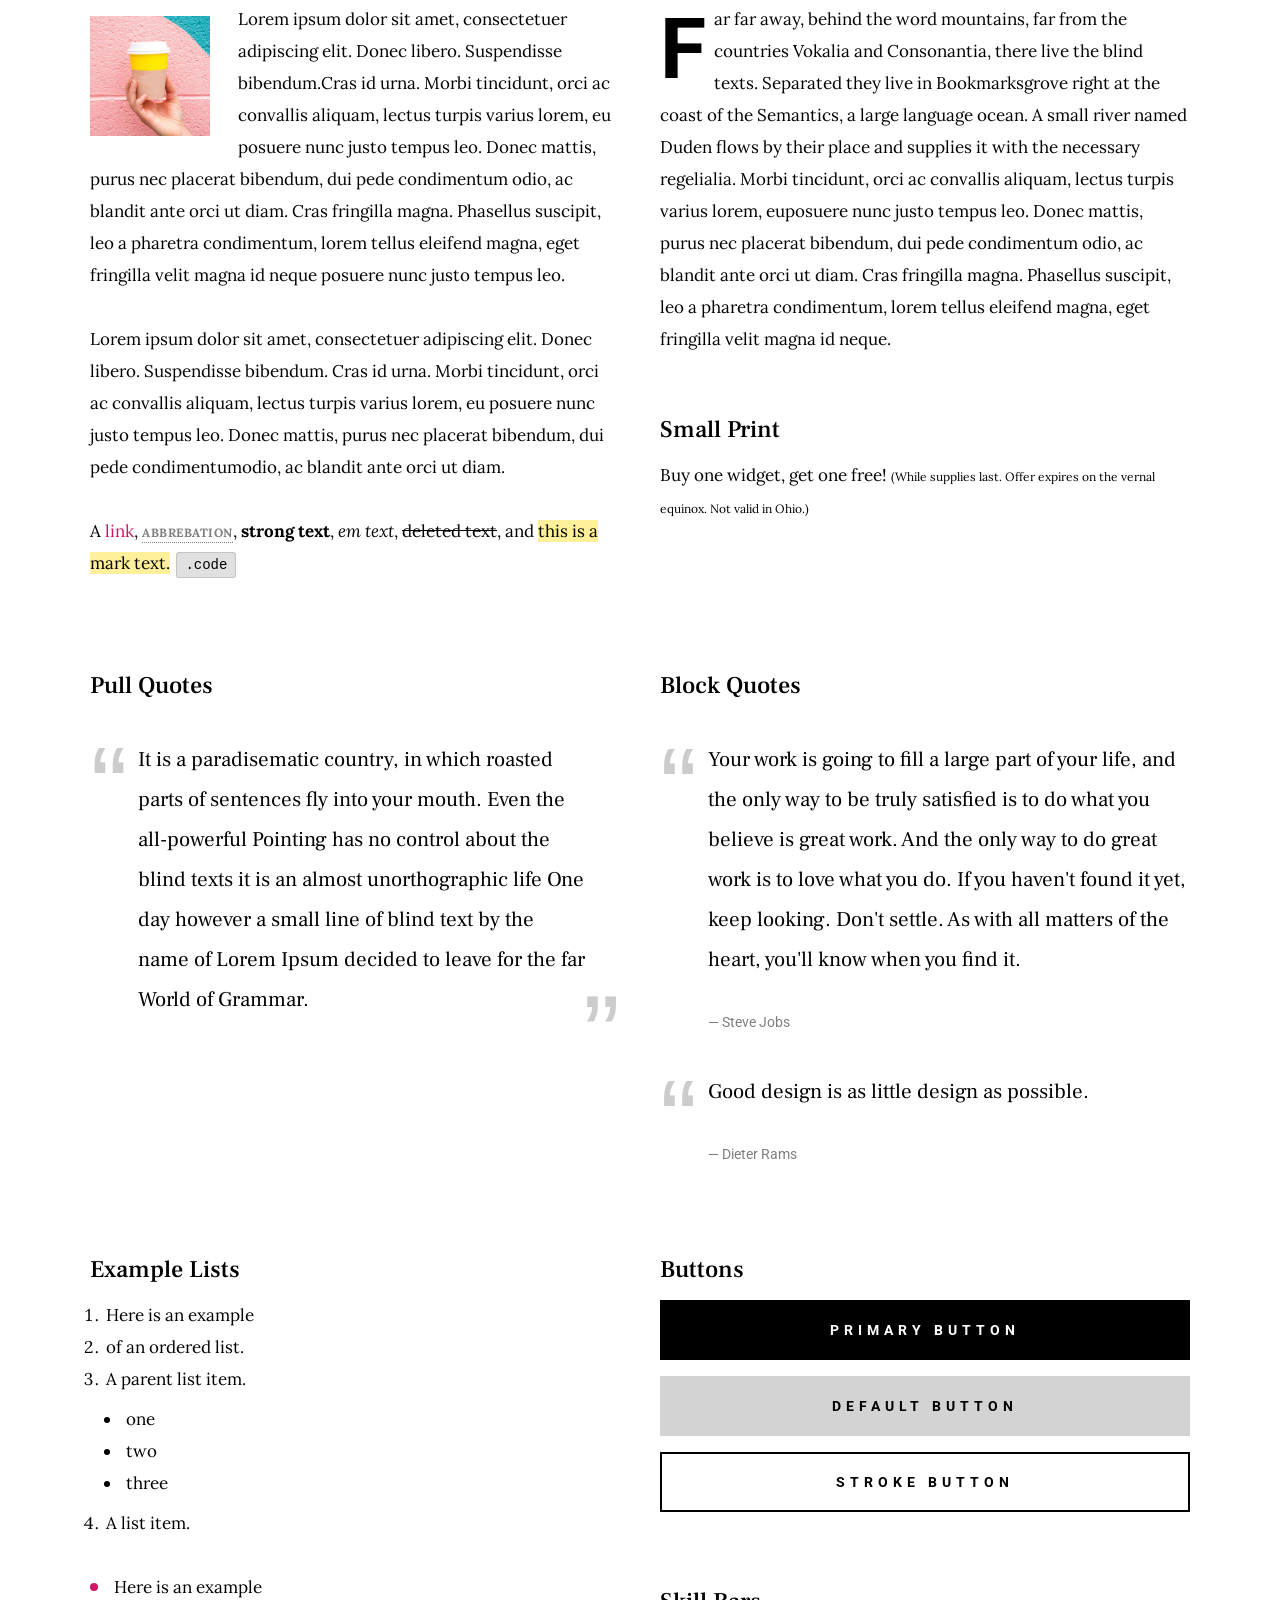
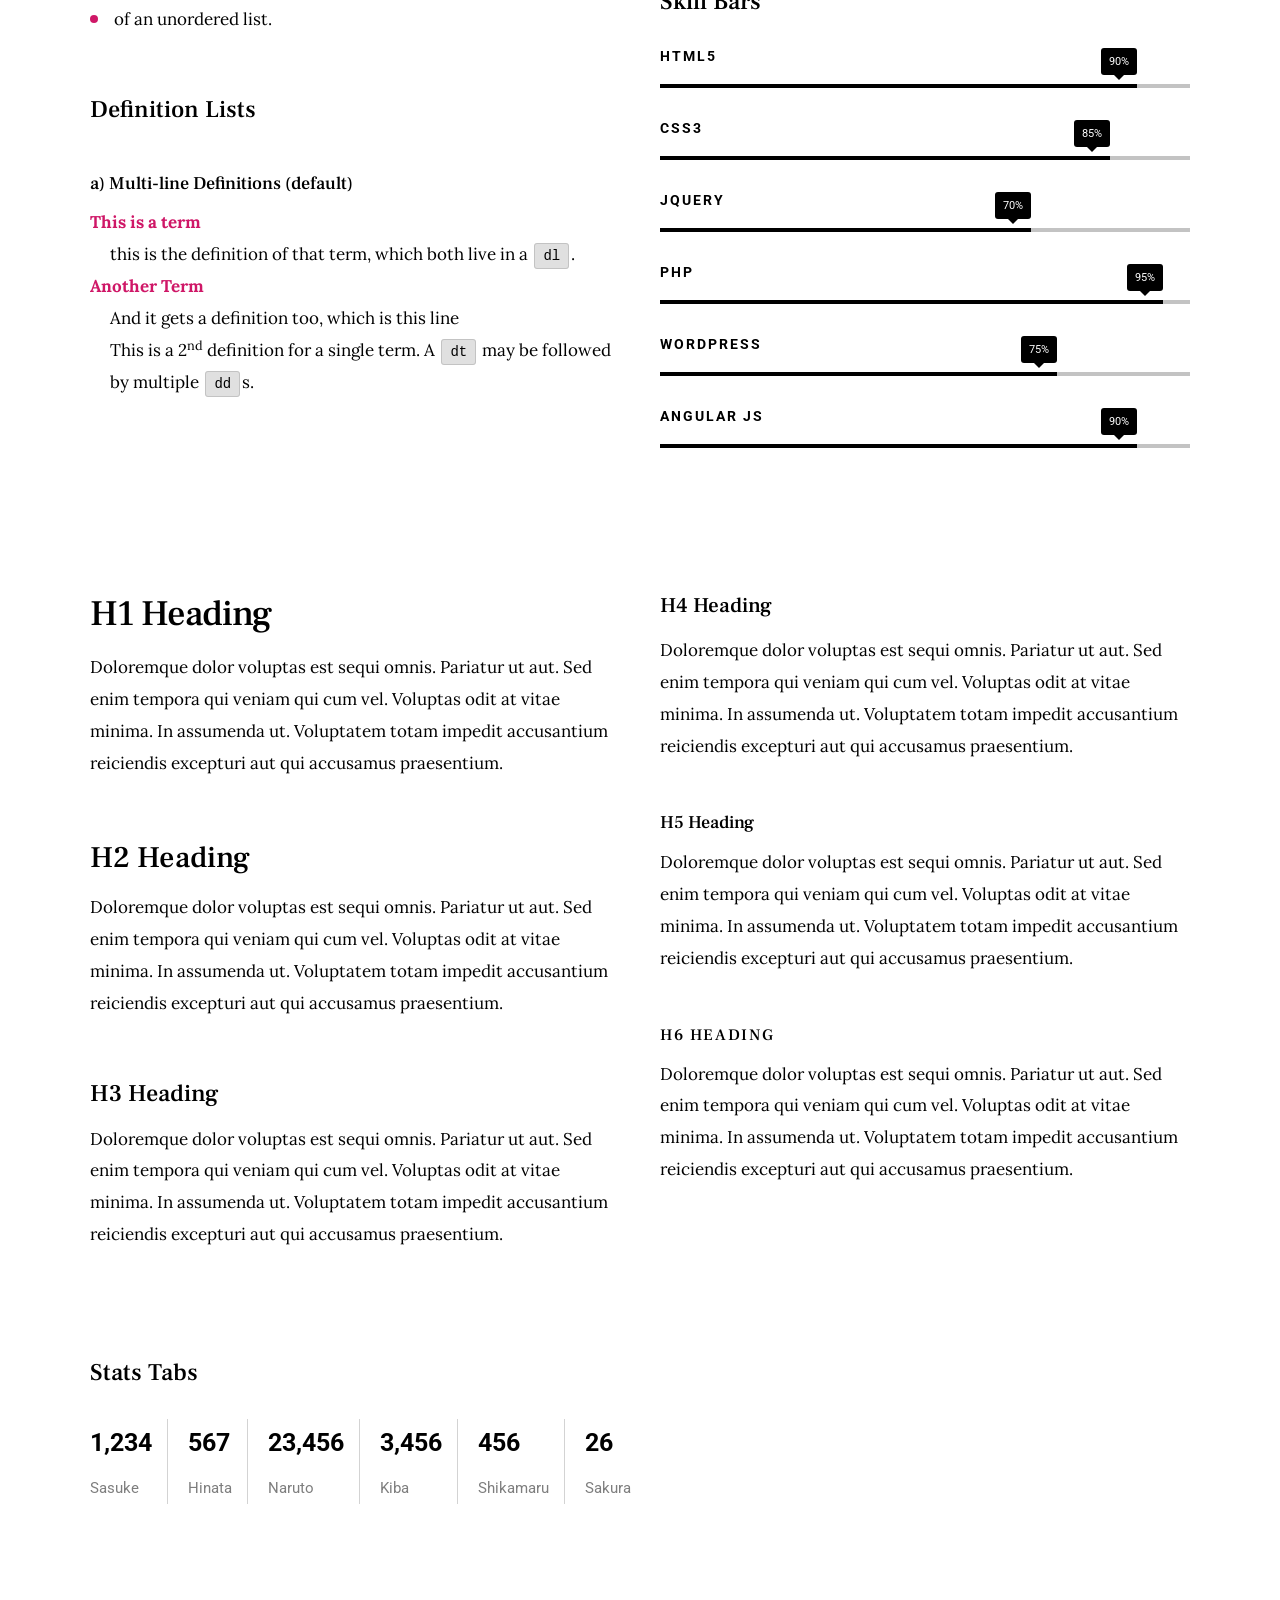
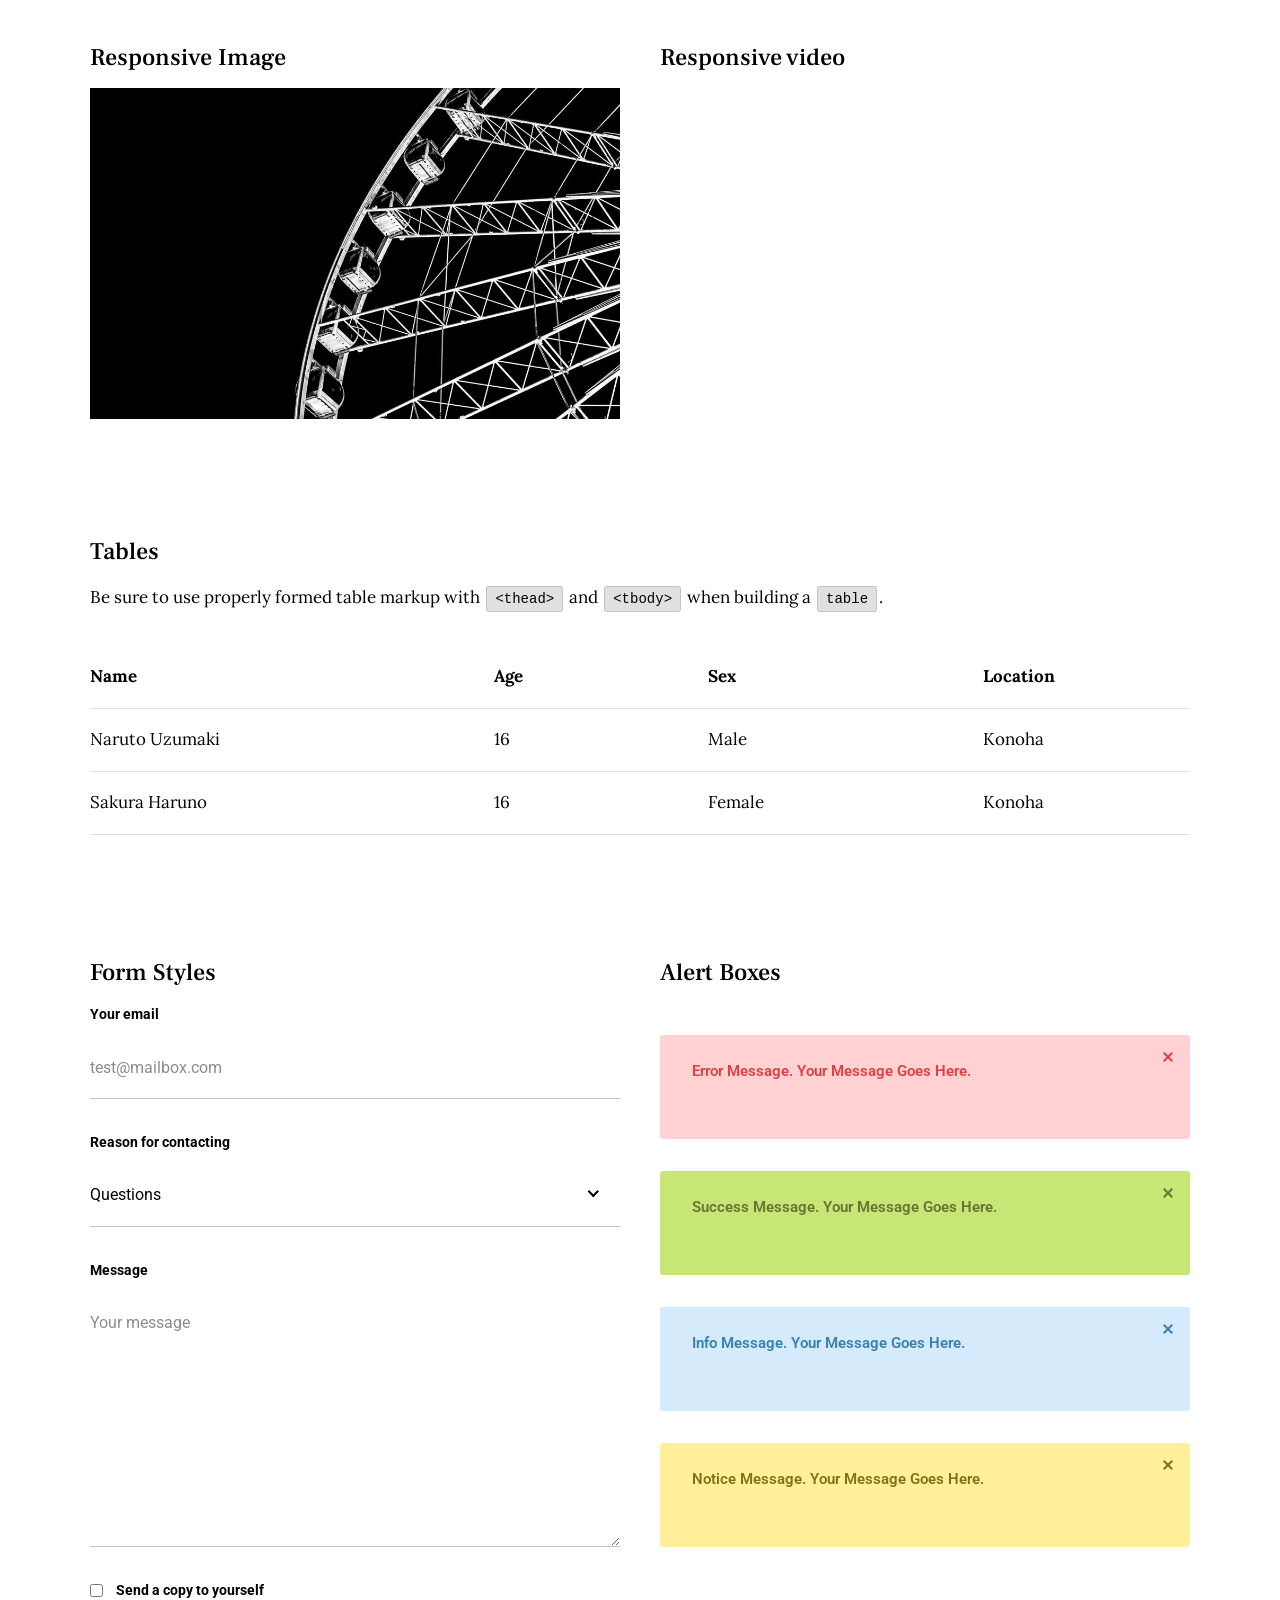
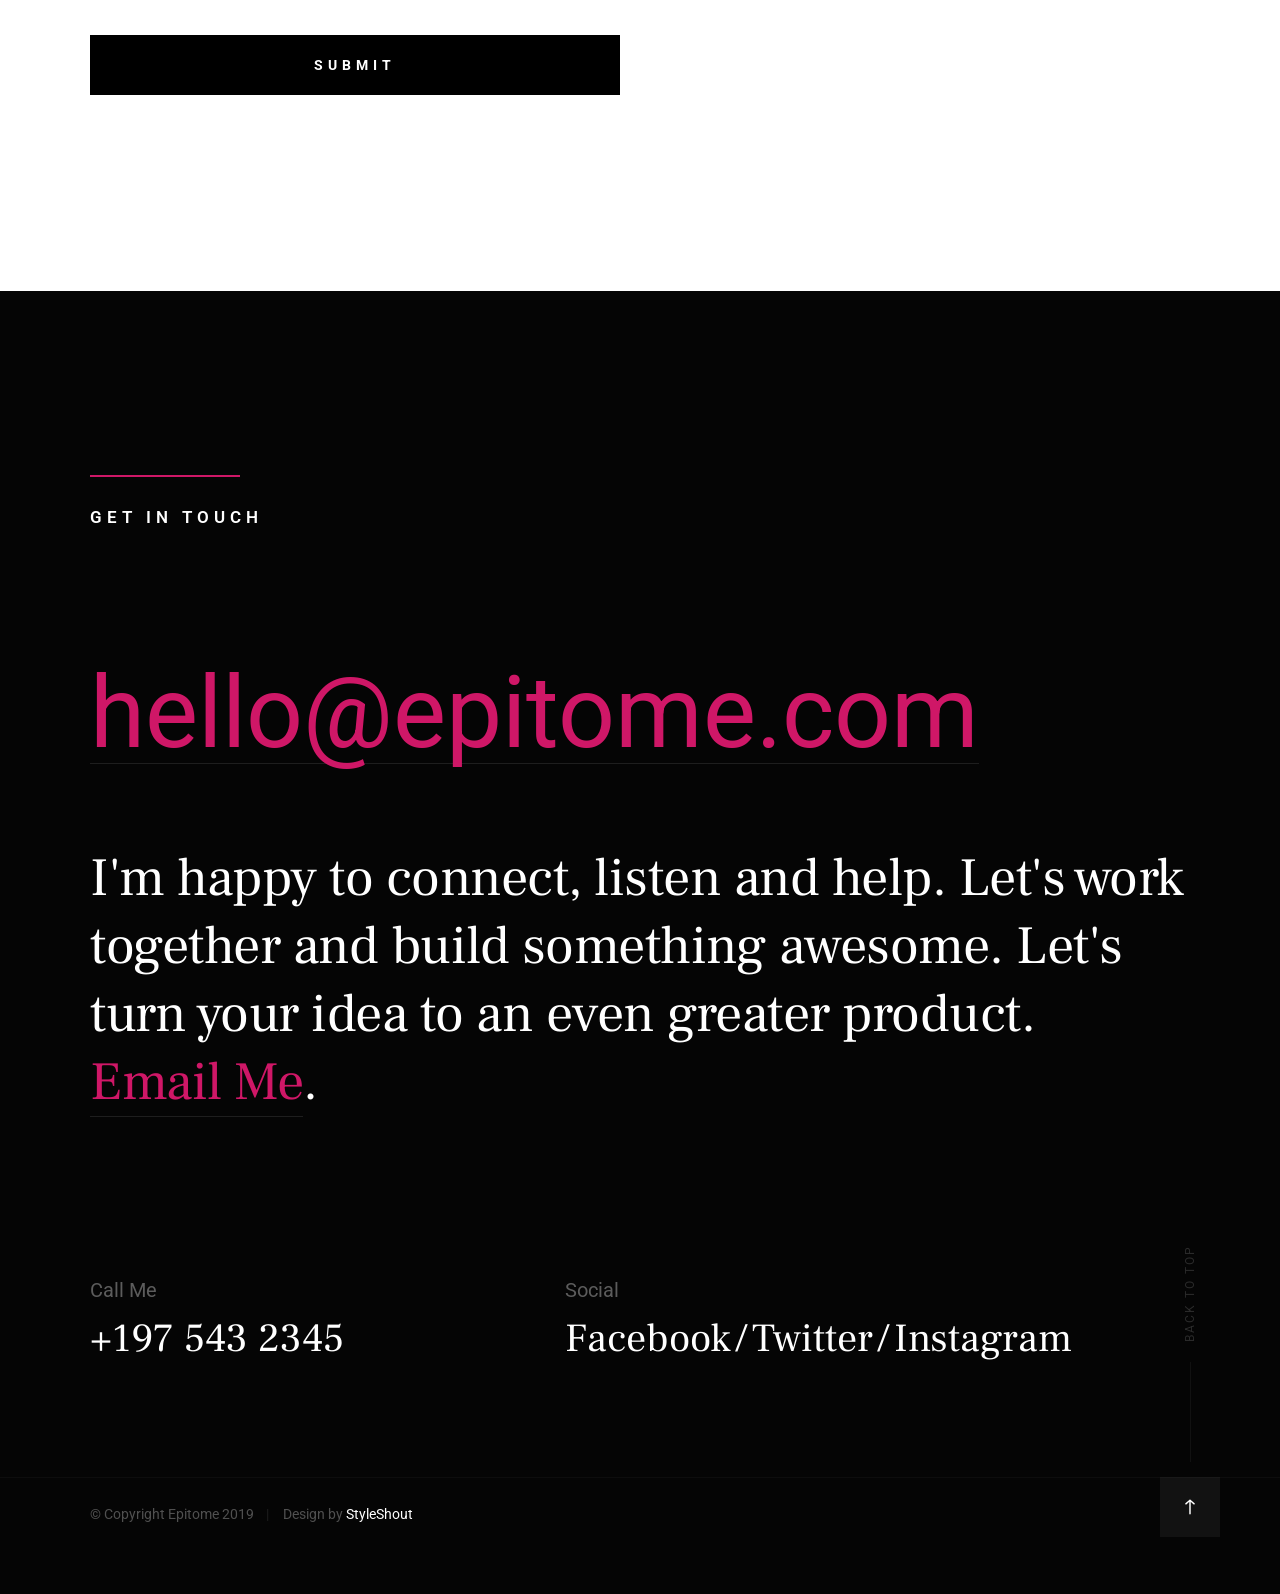
<file: styles.html>
<!DOCTYPE html>
<html class="no-js" lang="en">
<head>

    <!--- basic page needs
    ================================================== -->
    <meta charset="utf-8">
    <title>Epitome - Styles</title>
    <meta name="description" content="">
    <meta name="author" content="">

    <!-- mobile specific metas
    ================================================== -->
    <meta name="viewport" content="width=device-width, initial-scale=1">

    <!-- CSS
    ================================================== -->
    <link rel="stylesheet" href="css/base.css">
    <link rel="stylesheet" href="css/vendor.css">
    <link rel="stylesheet" href="css/main.css">

    <style type="text/css" media="screen">
        .s-styles { 
            background-color: #ffffff;
            padding-top: 21.6rem;
            padding-bottom: 14.8rem;
        }

        .display-1 {
            font-family: "Frank Ruhl Libre", serif;
            font-size: 5.5rem;
            line-height: 1.236;
            letter-spacing: -0.03rem;
            margin-top: 0;
            margin-bottom: 2.8rem;
        }
    </style>

    <!-- script
    ================================================== -->
    <script src="js/modernizr.js"></script>
    <script src="js/pace.min.js"></script>

    <!-- favicons
    ================================================== -->
    <link rel="apple-touch-icon" sizes="180x180" href="apple-touch-icon.png">
    <link rel="icon" type="image/png" sizes="32x32" href="favicon-32x32.png">
    <link rel="icon" type="image/png" sizes="16x16" href="favicon-16x16.png">
    <link rel="manifest" href="site.webmanifest">

</head>

<body id="top">

    <div id="preloader">
        <div id="loader"></div>
    </div>

    <!-- site header
    ================================================== -->
    <header class="s-header">

        <div class="header-logo">
            <a class="site-logo" href="index.html">
                <img src="images/logo.svg" alt="Homepage">
            </a>
        </div>

        <nav class="header-nav-wrap">
            <ul class="header-main-nav">
                <li class="current"><a href="index.html#intro" title="intro">Inicio</a></li>
                <li><a href="index.html#about" title="about">Nicole</a></li>
                <li><a href="index.html#services" title="services">Services</a></li>
                <li><a href="index.html#works" title="works">Works</a></li>
                <li><a class="smoothscroll" href="#contact" title="contact us">Say Hello</a></li>	
            </ul>

            <ul class="header-social">
                <li><a href="#0"><i class="fab fa-facebook-f" aria-hidden="true"></i></a></li>
                <li><a href="#0"><i class="fab fa-twitter" aria-hidden="true"></i></a></li>
                <li><a href="#0"><i class="fab fa-dribbble" aria-hidden="true"></i></a></li>
                <li><a href="#0"><i class="fab fa-behance" aria-hidden="true"></i></a></li>
            </ul>
        </nav>

        <a class="header-menu-toggle" href="#"><span>Menu</span></a>

    </header> <!-- end s-header -->


    <!-- intro
    ================================================== -->
    <section id="intro" class="s-intro target-section">

        <div class="row intro-content">

            <div class="column large-9 mob-full intro-text">
                <h3>Hello, I'm John Doe</h3>
                <h1>
                    Digital Designer <br>
                    and Web Developer <br>
                    Based In Somewhere.
                </h1>
            </div>

            <div class="intro-scroll">
                <a href="#styles" class="intro-scroll-link smoothscroll">
                    Scroll For More
                </a>
            </div>

            <div class="intro-grid"></div>
            <div class="intro-pic"></div>

        </div> <!-- end row -->

    </section> <!-- end intro -->


    <!-- styles
    ================================================== -->
    <section id="styles" class="s-styles">
        
        <div class="row narrow section-intro add-bottom text-center">

            <div class="column large-full">

                <h1 class="display-1">Style Guide.</h1>

                <p class="lead">Lorem ipsum Officia elit ad tempor dolore est ex incididunt incididunt occaecat culpa deserunt 
                sunt labore in cillum ullamco magna in Excepteur consequat in reprehenderit proident mollit incididunt officia commodo.
                Duis ea officia sed dolor pariatur enim dolore dolore quis incididunt nulla exercitation commodo veniam et ea incididunt.
                </p>

            </div>

        </div>

        <div class="row">

            <div class="column large-6 tab-full">

                <h3>Paragraph and Image</h3>

                <p><a href="#"><img width="120" height="120" class="pull-left" alt="sample-image" src="images/sample-image.jpg"></a>
                Lorem ipsum dolor sit amet, consectetuer adipiscing elit. Donec libero. Suspendisse bibendum.Cras id urna. Morbi 
                tincidunt, orci ac convallis aliquam, lectus turpis varius lorem, eu posuere nunc justo tempus leo. Donec mattis, 
                purus nec placerat bibendum, dui pede condimentum odio, ac blandit ante orci ut diam. Cras fringilla magna. 
                Phasellus suscipit, leo a pharetra condimentum, lorem tellus eleifend magna, eget fringilla velit magna id 
                neque posuere nunc justo tempus leo. </p>

                <p>
                Lorem ipsum dolor sit amet, consectetuer adipiscing elit. Donec libero. Suspendisse bibendum. Cras id urna. 
                Morbi tincidunt, orci ac convallis aliquam, lectus turpis varius lorem, eu posuere nunc justo tempus leo. 
                Donec mattis, purus nec placerat bibendum, dui pede condimentumodio, ac blandit ante orci ut diam.	
                </p>

                <p>A <a href="#">link</a>,
                <abbr title="this really isn't a very good description">abbrebation</abbr>,
                <strong>strong text</strong>,
                <em>em text</em>,
                <del>deleted text</del>, and
                <mark>this is a mark text.</mark>
                <code>.code</code>
                </p>

            </div>

            <div class="column large-6 tab-full">

                <h3>Drop Caps</h3>

                <p class="drop-cap">Far far away, behind the word mountains, far from the countries Vokalia and Consonantia,
                there live the blind texts. Separated they live in Bookmarksgrove right at the coast of the
                Semantics, a large language ocean. A small river named Duden flows by their place and supplies it with the 
                necessary regelialia. Morbi tincidunt, orci ac convallis aliquam, lectus turpis varius lorem, 
                euposuere nunc justo tempus leo. Donec mattis, purus nec placerat bibendum, dui pede condimentum odio, 
                ac blandit ante orci ut diam. Cras fringilla magna. Phasellus suscipit, leo a pharetra condimentum, 
                lorem tellus eleifend magna, eget fringilla velit magna id neque.
                </p>

                <h3>Small Print</h3>

                <p>Buy one widget, get one free!
                <small>(While supplies last. Offer expires on the vernal equinox. Not valid in Ohio.)</small>
                </p>

            </div>

        </div> <!-- end row -->

        <div class="row">

            <div class="column large-6 tab-full">

                <h3>Pull Quotes</h3>

                <aside class="pull-quote">
                    <blockquote>
                    <p>It is a paradisematic country, in which roasted parts of
                    sentences fly into your mouth. Even the all-powerful Pointing has no control about the blind
                    texts it is an almost unorthographic life One day however a small line of blind text by the name
                    of Lorem Ipsum decided to leave for the far World of Grammar.</p>
                    </blockquote>
                </aside>

            </div>

            <div class="column large-6 tab-full">

                <h3>Block Quotes</h3>

                <blockquote cite="http://where-i-got-my-info-from.com">
                <p>Your work is going to fill a large part of your life, and the only way to be truly satisfied is
                to do what you believe is great work. And the only way to do great work is to love what you do.
                If you haven't found it yet, keep looking. Don't settle. As with all matters of the heart, you'll know when you find it.
                </p>
                <cite>
                    <a href="#0">Steve Jobs</a>
                </cite>
                </blockquote>

                <blockquote>
                <p>Good design is as little design as possible.</p>
                <cite>Dieter Rams</cite>
                </blockquote>

            </div>

        </div> <!-- end row -->


        <div class="row half-bottom">

            <div class="column large-6 tab-full">

                <h3>Example Lists</h3>

                <ol>
                    <li>Here is an example</li>
                    <li>of an ordered list.</li>
                    <li>A parent list item.
                        <ul>
                            <li>one</li>
                            <li>two</li>
                            <li>three</li>
                        </ul>
                        </li>
                        <li>A list item.</li>
                    </ol>

                <ul class="disc">
                    <li>Here is an example</li>
                    <li>of an unordered list.</li>
                </ul>

                <h3>Definition Lists</h3>

                <h5>a) Multi-line Definitions (default) </h5>

                <dl>
                    <dt><strong>This is a term</strong></dt>
                        <dd>this is the definition of that term, which both live in a <code>dl</code>.</dd>
                    <dt><strong>Another Term</strong></dt>
                        <dd>And it gets a definition too, which is this line</dd>
                        <dd>This is a 2<sup>nd</sup> definition for a single term. A <code>dt</code> may be followed by multiple <code>dd</code>s.</dd>
                </dl>

            </div>

            <div class="column large-6 tab-full">

                <h3>Buttons</h3>

                <p>
                    <a class="btn btn--primary full-width" href="#0">Primary Button</a>
                    <a class="btn full-width" href="#0">Default Button</a>
                    <a class="btn btn--stroke full-width" href="#0">Stroke Button</a>
                </p>

                <h3>Skill Bars</h3>
                
                <ul class="skill-bars">
                    <li>
                    <div class="progress percent90"><span>90%</span></div>
                    <strong>HTML5</strong>
                    </li>
                    <li>
                    <div class="progress percent85"><span>85%</span></div>
                    <strong>CSS3</strong>
                    </li>
                    <li>
                    <div class="progress percent70"><span>70%</span></div>
                    <strong>JQuery</strong>
                    </li>
                    <li>
                    <div class="progress percent95"><span>95%</span></div>
                    <strong>PHP</strong>
                    </li>
                    <li>
                    <div class="progress percent75"><span>75%</span></div>
                    <strong>Wordpress</strong>
                    </li>
                    <li>
                    <div class="progress percent90"><span>90%</span></div>
                    <strong>Angular JS</strong>
                    </li>
                </ul>

            </div>

        </div> <!-- end row -->

        <div class="row half-bottom">

            <div class="column large-6 tab-full">
                    
                <h1>H1 Heading</h1>
                <p>Doloremque dolor voluptas est sequi omnis. Pariatur ut aut. Sed enim tempora qui veniam qui cum vel. 
                Voluptas odit at vitae minima. In assumenda ut. Voluptatem totam impedit accusantium reiciendis excepturi aut qui accusamus praesentium.</p>

                <h2>H2 Heading</h2>
                <p>Doloremque dolor voluptas est sequi omnis. Pariatur ut aut. Sed enim tempora qui veniam qui cum vel. 
                Voluptas odit at vitae minima. In assumenda ut. Voluptatem totam impedit accusantium reiciendis excepturi aut qui accusamus praesentium.</p>

                <h3>H3 Heading</h3>
                <p>Doloremque dolor voluptas est sequi omnis. Pariatur ut aut. Sed enim tempora qui veniam qui cum vel. 
                Voluptas odit at vitae minima. In assumenda ut. Voluptatem totam impedit accusantium reiciendis excepturi aut qui accusamus praesentium.</p>

            </div>

            <div class="column large-6 tab-full">
                    
                <h4>H4 Heading</h4>
                <p>Doloremque dolor voluptas est sequi omnis. Pariatur ut aut. Sed enim tempora qui veniam qui cum vel. 
                Voluptas odit at vitae minima. In assumenda ut. Voluptatem totam impedit accusantium reiciendis excepturi aut qui accusamus praesentium.</p>

                <h5>H5 Heading</h5>
                <p>Doloremque dolor voluptas est sequi omnis. Pariatur ut aut. Sed enim tempora qui veniam qui cum vel. 
                Voluptas odit at vitae minima. In assumenda ut. Voluptatem totam impedit accusantium reiciendis excepturi aut qui accusamus praesentium.</p>

                <h6>H6 Heading</h6>
                <p>Doloremque dolor voluptas est sequi omnis. Pariatur ut aut. Sed enim tempora qui veniam qui cum vel. 
                Voluptas odit at vitae minima. In assumenda ut. Voluptatem totam impedit accusantium reiciendis excepturi aut qui accusamus praesentium.</p>

            </div>

        </div>

        <div class="row half-bottom">

            <div class="column large-full">

                    <h3>Stats Tabs</h3>

                <ul class="stats-tabs">
                    <li><a href="#">1,234 <em>Sasuke</em></a></li>
                    <li><a href="#">567 <em>Hinata</em></a></li>
                    <li><a href="#">23,456 <em>Naruto</em></a></li>
                    <li><a href="#">3,456 <em>Kiba</em></a></li>
                    <li><a href="#">456 <em>Shikamaru</em></a></li>
                    <li><a href="#">26 <em>Sakura</em></a></li>
                </ul>

            </div>

        </div> <!-- end row -->

        <div class="row half-bottom">

            <div class="column large-6 tab-full">

                <h3>Responsive Image</h3>
                <p><img src="images/wheel-500.jpg" 
                    srcset="images/wheel-1000.jpg 1000w, 
                    images/wheel-500.jpg 500w" 
                    sizes="(max-width: 1000px) 100vw, 1000px" alt="">
                </p>

            </div>

            <div class="column large-6 tab-full">

                <h3>Responsive video</h3>

                <div class="video-container">
                <iframe src="https://player.vimeo.com/video/14592941?color=00a650&title=0&byline=0&portrait=0" width="500" height="281" frameborder="0" webkitallowfullscreen mozallowfullscreen allowfullscreen></iframe> 
                </div>

            </div>
            
        </div> <!-- end row -->

        <div class="row add-bottom">

            <div class="column large-full">

                <h3>Tables</h3>
                <p>Be sure to use properly formed table markup with <code>&lt;thead&gt;</code> and <code>&lt;tbody&gt;</code> when building a <code>table</code>.</p>

                <div class="table-responsive">

                    <table>
                            <thead>
                            <tr>
                                <th>Name</th>
                                <th>Age</th>
                                <th>Sex</th>
                                <th>Location</th>
                            </tr>
                            </thead>
                            <tbody>
                            <tr>
                                <td>Naruto Uzumaki</td>
                                <td>16</td>
                                <td>Male</td>
                                <td>Konoha</td>
                            </tr>
                            <tr>
                                <td>Sakura Haruno</td>
                                <td>16</td>
                                <td>Female</td>
                                <td>Konoha</td>
                            </tr>
                            </tbody>
                    </table>

                </div>

            </div>
            
        </div> <!-- end row -->    

        <div class="row">

            <div class="column large-6 tab-full">

                <h3>Form Styles</h3>

                <form>
                    <div>
                        <label for="sampleInput">Your email</label>
                        <input class="full-width" type="email" placeholder="test@mailbox.com" id="sampleInput">
                    </div>
                    <div>
                        <label for="sampleRecipientInput">Reason for contacting</label>
                        <div class="ss-custom-select">
                            <select class="full-width" id="sampleRecipientInput">
                                <option value="Option 1">Questions</option>
                                <option value="Option 2">Report</option>
                                <option value="Option 3">Others</option>
                            </select>
                        </div>
                    </div>
                    
                    <label for="exampleMessage">Message</label>
                    <textarea class="full-width" placeholder="Your message" id="exampleMessage"></textarea>

                    <label class="add-bottom">
                        <input type="checkbox">
                        <span class="label-text">Send a copy to yourself</span>
                    </label>
                
                    <input class="btn--primary full-width" type="submit" value="Submit">
                </form>

            </div>

            <div class="column large-6 tab-full">

                <h3>Alert Boxes</h3>

                <br>
                
                <div class="alert-box alert-box--error hideit">
                    <p>Error Message. Your Message Goes Here.</p>
                    <i class="fa fa-times alert-box__close" aria-hidden="true"></i>
                </div><!-- end error -->
                        
                <div class="alert-box alert-box--success hideit">
                    <p>Success Message. Your Message Goes Here.</p>
                    <i class="fa fa-times alert-box__close" aria-hidden="true"></i>
                </div><!-- end success -->
                        
                <div class="alert-box alert-box--info hideit">
                    <p>Info Message. Your Message Goes Here.</p>
                    <i class="fa fa-times alert-box__close" aria-hidden="true"></i>
                </div><!-- end info -->
                        
                <div class="alert-box alert-box--notice hideit">
                    <p>Notice Message. Your Message Goes Here.</p>
                    <i class="fa fa-times alert-box__close" aria-hidden="true"></i>
                </div><!-- end notice -->
            
            </div>

        </div> <!-- end row -->

    </section> <!-- end styles -->


    <!-- contact
    ================================================== -->
    <section id="contact" class="s-contact ss-dark target-section">

        <div class="row heading-block" data-aos="fade-up">
            <div class="column large-full">
                <h2 class="section-heading">Get In Touch</h2>
            </div>
        </div>

        <div class="row contact-main" data-aos="fade-up">
            <div class="column large-full">
                <p class="contact-email">
                    <a href="mailto:#0">hello@epitome.com</a>
                </p>

                <p class="section-desc">
                I'm happy to connect, listen and help. Let's work together and build
                something awesome. Let's turn your idea to an even greater product.
                <a href="mailto:#0">Email Me</a>.
                </p>
            </div>
        </div>

        <div class="row contact-infos" data-aos="fade-up">

            <div class="column large-5 medium-full contact-phone">
                <h4>Call Me</h4>
                <a href="tel:197-543-2345">+197 543 2345</a>
            </div>

            <div class="column large-7 medium-full contact-social">
                <h4>Social</h4>
                <ul>
                    <li><a href="#0" title="Facebook">Facebook</a></li>
                    <li><a href="#0" title="Twitter">Twitter</a></li>
                    <li><a href="#0" title="Instagram">Instagram</a></li>
                </ul>
            </div>

        </div> <!-- end contact-infos -->

    </section> <!-- end s-contact -->


    <!-- footer
    ================================================== -->
    <footer>
        <div class="row">
            <div class="column large-full ss-copyright">
                <span>© Copyright Epitome 2019</span> 
                <span>Design by <a href="https://www.styleshout.com/">StyleShout</a></span>
            </div>
        </div>

        <div class="ss-go-top">
            <a class="smoothscroll" title="Back to Top" href="#top"></a>
        </div>
    </footer>


    <!-- photoswipe background
    ================================================== -->
    <div aria-hidden="true" class="pswp" role="dialog" tabindex="-1">

        <div class="pswp__bg"></div>
        <div class="pswp__scroll-wrap">

            <div class="pswp__container">
                <div class="pswp__item"></div>
                <div class="pswp__item"></div>
                <div class="pswp__item"></div>
            </div>

            <div class="pswp__ui pswp__ui--hidden">
                <div class="pswp__top-bar">
                    <div class="pswp__counter"></div><button class="pswp__button pswp__button--close" title="Close (Esc)"></button> <button class="pswp__button pswp__button--share" title=
                    "Share"></button> <button class="pswp__button pswp__button--fs" title="Toggle fullscreen"></button> <button class="pswp__button pswp__button--zoom" title=
                    "Zoom in/out"></button>
                    <div class="pswp__preloader">
                        <div class="pswp__preloader__icn">
                            <div class="pswp__preloader__cut">
                                <div class="pswp__preloader__donut"></div>
                            </div>
                        </div>
                    </div>
                </div>
                <div class="pswp__share-modal pswp__share-modal--hidden pswp__single-tap">
                    <div class="pswp__share-tooltip"></div>
                </div><button class="pswp__button pswp__button--arrow--left" title="Previous (arrow left)"></button> <button class="pswp__button pswp__button--arrow--right" title=
                "Next (arrow right)"></button>
                <div class="pswp__caption">
                    <div class="pswp__caption__center"></div>
                </div>
            </div>

        </div>

    </div><!-- end photoSwipe background -->


    <!-- Java Script
    ================================================== -->
    <script src="js/jquery-3.2.1.min.js"></script>
    <script src="js/plugins.js"></script>
    <script src="js/main.js"></script>

</body>
</file>
<file: css/base.css>
/* =================================================================== 
 *
 *  Epitome Base Stylesheet
 *  Template Ver. 1.0.0
 *  04-22-2019
 *  ------------------------------------------------------------------
 *
 *  TOC:
 *  # imports
 *  # normalize
 *  # basic/base setup styles
 *	# grid v2 
 *		## medium screen devices
 *		## tablets
 *		## mobile devices
 *		## small mobile devices <= 400px	
 *	# block grids
 *		## block grids - medium screen devices
 *		## block grids - tablets
 *		## block grids - mobile devices
 *		## block grids - small mobile devices <= 400px
 *	# MISC
 *
 * =================================================================== */


/* ===================================================================
 * # imports 
 *
 * ------------------------------------------------------------------- */
@import url("https://fonts.googleapis.com/css?family=Frank+Ruhl+Libre:400,500|Lora:400,400i,700,700i|Roboto:300,400,500,600,700");
@import url("font-awesome/css/fontawesome-all.css");


/* ==========================================================================
 * # normalize
 * normalize.css v8.0.1 | MIT License |
 * github.com/necolas/normalize.css
 *
 * -------------------------------------------------------------------------- */

/* ------------------------------------------------------------------- 
 * ## document
 * ------------------------------------------------------------------- */

/* 1. Correct the line height in all browsers.
 * 2. Prevent adjustments of font size after orientation changes in iOS.*/
html {
	line-height: 1.15;  /* 1 */
	-webkit-text-size-adjust: 100%;  /* 2 */
}

/* ------------------------------------------------------------------- 
 * ## sections
 * ------------------------------------------------------------------- */

/* Remove the margin in all browsers. */
body {
	margin: 0;
}

/* Render the `main` element consistently in IE. */
main {
	display: block;
}

/* Correct the font size and margin on `h1` elements within `section` and
 * `article` contexts in Chrome, Firefox, and Safari. */
h1 {
	font-size: 2em;
	margin: 0.67em 0;
}

/* ------------------------------------------------------------------- 
 * ## grouping
 * ------------------------------------------------------------------- */

/* 1. Add the correct box sizing in Firefox.
 * 2. Show the overflow in Edge and IE. */
hr {
	box-sizing: content-box;  /* 1 */
	height: 0;  /* 1 */
	overflow: visible;  /* 2 */
}

/* 1. Correct the inheritance and scaling of font size in all browsers.
 * 2. Correct the odd `em` font sizing in all browsers. */
pre {
	font-family: monospace, monospace;  /* 1 */
	font-size: 1em;  /* 2 */
}

/* ------------------------------------------------------------------- 
 * ## text-level semantics
 * ------------------------------------------------------------------- */

/* Remove the gray background on active links in IE 10. */
a {
	background-color: transparent;
}

/* 1. Remove the bottom border in Chrome 57-
 * 2. Add the correct text decoration in Chrome, Edge, IE, Opera, and Safari. */
abbr[title] {
	border-bottom: none;  /* 1 */
	text-decoration: underline;  /* 2 */
	text-decoration: underline dotted;  /* 2 */
}

/* Add the correct font weight in Chrome, Edge, and Safari. */
b,
strong {
	font-weight: bolder;
}

/* 1. Correct the inheritance and scaling of font size in all browsers.
 * 2. Correct the odd `em` font sizing in all browsers. */
code,
kbd,
samp {
	font-family: monospace, monospace;  /* 1 */
	font-size: 1em;  /* 2 */
}

/* Add the correct font size in all browsers. */
small {
	font-size: 80%;
}

/* Prevent `sub` and `sup` elements from affecting the line height in
 * all browsers. */
sub,
sup {
	font-size: 75%;
	line-height: 0;
	position: relative;
	vertical-align: baseline;
}

sub {
	bottom: -0.25em;
}

sup {
	top: -0.5em;
}

/* ------------------------------------------------------------------- 
 * ## embedded content
 * ------------------------------------------------------------------- */

/* Remove the border on images inside links in IE 10. */
img {
	border-style: none;
}

/* ------------------------------------------------------------------- 
 * ## forms
 * ------------------------------------------------------------------- */

/* 1. Change the font styles in all browsers.
 * 2. Remove the margin in Firefox and Safari. */
button,
input,
optgroup,
select,
textarea {
	font-family: inherit;  /* 1 */
	font-size: 100%;  /* 1 */
	line-height: 1.15;  /* 1 */
	margin: 0;  /* 2 */
}

/* Show the overflow in IE.
 * 1. Show the overflow in Edge. */
button,
input {

	/* 1 */
	overflow: visible;
}

/* Remove the inheritance of text transform in Edge, Firefox, and IE.
 * 1. Remove the inheritance of text transform in Firefox. */
button,
select {

	/* 1 */
	text-transform: none;
}

/* Correct the inability to style clickable types in iOS and Safari. */
button,
[type="button"],
[type="reset"],
[type="submit"] {
	-webkit-appearance: button;
}

/* Remove the inner border and padding in Firefox. */
button::-moz-focus-inner,
[type="button"]::-moz-focus-inner,
[type="reset"]::-moz-focus-inner,
[type="submit"]::-moz-focus-inner {
	border-style: none;
	padding: 0;
}

/* Restore the focus styles unset by the previous rule. */
button:-moz-focusring,
[type="button"]:-moz-focusring,
[type="reset"]:-moz-focusring,
[type="submit"]:-moz-focusring {
	outline: 1px dotted ButtonText;
}

/* Correct the padding in Firefox. */
fieldset {
	padding: 0.35em 0.75em 0.625em;
}

/* 1. Correct the text wrapping in Edge and IE.
 * 2. Correct the color inheritance from `fieldset` elements in IE.
 * 3. Remove the padding so developers are not caught out when they zero out
 *    `fieldset` elements in all browsers. */
legend {
	box-sizing: border-box;  /* 1 */
	color: inherit;  /* 2 */
	display: table;  /* 1 */
	max-width: 100%;  /* 1 */
	padding: 0;  /* 3 */
	white-space: normal;  /* 1 */
}

/* Add the correct vertical alignment in Chrome, Firefox, and Opera. */
progress {
	vertical-align: baseline;
}

/* Remove the default vertical scrollbar in IE 10+. */
textarea {
	overflow: auto;
}

/* 1. Add the correct box sizing in IE 10.
 * 2. Remove the padding in IE 10. */
[type="checkbox"],
[type="radio"] {
	box-sizing: border-box;  /* 1 */
	padding: 0;  /* 2 */
}

/* Correct the cursor style of increment and decrement buttons in Chrome. */
[type="number"]::-webkit-inner-spin-button,
[type="number"]::-webkit-outer-spin-button {
	height: auto;
}

/* 1. Correct the odd appearance in Chrome and Safari.
 * 2. Correct the outline style in Safari. */
[type="search"] {
	-webkit-appearance: textfield;  /* 1 */
	outline-offset: -2px;  /* 2 */
}

/* Remove the inner padding in Chrome and Safari on macOS. */
[type="search"]::-webkit-search-decoration {
	-webkit-appearance: none;
}

/* 1. Correct the inability to style clickable types in iOS and Safari.
 * 2. Change font properties to `inherit` in Safari. */
::-webkit-file-upload-button {
	-webkit-appearance: button;  /* 1 */
	font: inherit;  /* 2 */
}

/* ------------------------------------------------------------------- 
 * ## interactive
 * ------------------------------------------------------------------- */

/* Add the correct display in Edge, IE 10+, and Firefox. */
details {
	display: block;
}

/* Add the correct display in all browsers. */
summary {
	display: list-item;
}

/* ------------------------------------------------------------------- 
 * ## misc
 * ------------------------------------------------------------------- */

/* Add the correct display in IE 10+. */
template {
	display: none;
}

/* Add the correct display in IE 10. */
[hidden] {
	display: none;
}



/* ===================================================================
 * # basic/base setup styles
 *
 * ------------------------------------------------------------------- */
html {
	font-size: 62.5%;
	box-sizing: border-box;
}

*,
*::before,
*::after {
	box-sizing: inherit;
}

body {
	font-weight: normal;
	line-height: 1;
	word-wrap: break-word;
	-moz-font-smoothing: grayscale;
	-moz-osx-font-smoothing: grayscale;
	-webkit-font-smoothing: antialiased;
	-webkit-overflow-scrolling: touch;
	-webkit-text-size-adjust: none;
}

/* ------------------------------------------------------------------- 
 * ## Media
 * ------------------------------------------------------------------- */
svg,
img,
video
embed,
iframe,
object {
	max-width: 100%;
	height: auto;
}

/* ------------------------------------------------------------------- 
 * ## Typography resets 
 * ------------------------------------------------------------------- */
div, dl, dt, dd, ul, ol, li, h1, h2, h3, h4, h5, h6, pre, form, p, blockquote, th, td {
	margin: 0;
	padding: 0;
}

p {
	font-size: inherit;
	text-rendering: optimizeLegibility;
}

em,
i {
	font-style: italic;
	line-height: inherit;
}

strong,
b {
	font-weight: bold;
	line-height: inherit;
}

small {
	font-size: 60%;
	line-height: inherit;
}

ol,
ul {
	list-style: none;
}

li {
	display: block;
}

/* ------------------------------------------------------------------- 
 * ## links
 * ------------------------------------------------------------------- */
a {
	text-decoration: none;
	line-height: inherit;
}

a img {
	border: none;
}

/* ------------------------------------------------------------------- 
 * ## inputs
 * ------------------------------------------------------------------- */
fieldset {
	margin: 0;
	padding: 0;
}

input[type="email"],
input[type="number"],
input[type="search"],
input[type="text"],
input[type="tel"],
input[type="url"],
input[type="password"],
textarea {
	-webkit-appearance: none;
	-moz-appearance: none;
	appearance: none;
}



/* ===================================================================
 * # grid v2.0.0 
 *
 *   -----------------------------------------------------------------
 * - Grid breakpoints are based on MAXIMUM WIDTH media queries, 
 *   meaning they apply to that one breakpoint and ALL THOSE BELOW IT.
 * - Grid columns without a specified width will automatically layout 
 *   as equal width columns.
 * ------------------------------------------------------------------- */

/* rows
 * ------------------------------------- */
.row {
	width: 89%;
	max-width: 1200px;
	margin: 0 auto;
	display: -ms-flexbox;
	display: -webkit-flex;
	display: flex;
	-webkit-flex-flow: row wrap;
	-ms-flex-flow: row wrap;
	flex-flow: row wrap;
}

.row .row {
	width: auto;
	max-width: none;
	margin-left: -20px;
	margin-right: -20px;
}

/* columns
 * -------------------------------------- */
.column {
	-webkit-flex: 1 1 0%;
	-ms-flex: 1 1 0%;
	flex: 1 1 0%;
	padding: 0 20px;
}

.collapse > .column,
.column.collapse {
	padding: 0;
}

/* flex row containers utility classes
 * ----------------------------------------- */
.row.row-wrap {
	-webkit-flex-wrap: wrap;
	-ms-flex-wrap: wrap;
	flex-wrap: wrap;
}

.row.row-nowrap {
	-webkit-flex-wrap: nowrap;
	-ms-flex-wrap: none;
	flex-wrap: nowrap;
}

.row.row-top {
	-webkit-align-items: flex-start;
	-ms-flex-align: start;
	align-items: flex-start;
}

.row.row-bottom {
	-webkit-align-items: flex-end;
	-ms-flex-align: end;
	align-items: flex-end;
}

.row.row-center {
	-webkit-align-items: center;
	-ms-flex-align: center;
	align-items: center;
}

.row.row-stretch {
	-webkit-align-items: stretch;
	-ms-flex-align: stretch;
	align-items: stretch;
}

.row.row-baseline {
	-webkit-align-items: baseline;
	-ms-flex-align: baseline;
	align-items: baseline;
}

/* flex item utility alignment classes
 * ----------------------------------------- */
.align-center {
	margin: auto;
	-webkit-align-self: center;
	-ms-flex-item-align: center;
	align-self: center;
}

.align-left {
	margin-right: auto;
	-webkit-align-self: center;
	-ms-flex-item-align: center;
	align-self: center;
}

.align-right {
	margin-left: auto;
	-webkit-align-self: center;
	-ms-flex-item-align: center;
	align-self: center;
}

.align-x-center {
	margin-right: auto;
	margin-left: auto;
}

.align-x-left {
	margin-right: auto;
}

.align-x-right {
	margin-left: auto;
}

.align-y-center {
	-webkit-align-self: center;
	-ms-flex-item-align: center;
	align-self: center;
}

.align-y-top {
	-webkit-align-self: flex-start;
	-ms-flex-item-align: start;
	align-self: flex-start;
}

.align-y-bottom {
	-webkit-align-self: flex-end;
	-ms-flex-item-align: end;
	align-self: flex-end;
}

/* large screen column widths 
 * -------------------------------------- */
.large-1 {
	-webkit-flex: 0 0 8.33333%;
	-ms-flex: 0 0 8.33333%;
	flex: 0 0 8.33333%;
	max-width: 8.33333%;
}

.large-2 {
	-webkit-flex: 0 0 16.66667%;
	-ms-flex: 0 0 16.66667%;
	flex: 0 0 16.66667%;
	max-width: 16.66667%;
}

.large-3 {
	-webkit-flex: 0 0 25%;
	-ms-flex: 0 0 25%;
	flex: 0 0 25%;
	max-width: 25%;
}

.large-4 {
	-webkit-flex: 0 0 33.33333%;
	-ms-flex: 0 0 33.33333%;
	flex: 0 0 33.33333%;
	max-width: 33.33333%;
}

.large-5 {
	-webkit-flex: 0 0 41.66667%;
	-ms-flex: 0 0 41.66667%;
	flex: 0 0 41.66667%;
	max-width: 41.66667%;
}

.large-6,
.large-half {
	-webkit-flex: 0 0 50%;
	-ms-flex: 0 0 50%;
	flex: 0 0 50%;
	max-width: 50%;
}

.large-7 {
	-webkit-flex: 0 0 58.33333%;
	-ms-flex: 0 0 58.33333%;
	flex: 0 0 58.33333%;
	max-width: 58.33333%;
}

.large-8 {
	-webkit-flex: 0 0 66.66667%;
	-ms-flex: 0 0 66.66667%;
	flex: 0 0 66.66667%;
	max-width: 66.66667%;
}

.large-9 {
	-webkit-flex: 0 0 75%;
	-ms-flex: 0 0 75%;
	flex: 0 0 75%;
	max-width: 75%;
}

.large-10 {
	-webkit-flex: 0 0 83.33333%;
	-ms-flex: 0 0 83.33333%;
	flex: 0 0 83.33333%;
	max-width: 83.33333%;
}

.large-11 {
	-webkit-flex: 0 0 91.66667%;
	-ms-flex: 0 0 91.66667%;
	flex: 0 0 91.66667%;
	max-width: 91.66667%;
}

.large-12,
.large-full {
	-webkit-flex: 0 0 100%;
	-ms-flex: 0 0 100%;
	flex: 0 0 100%;
	max-width: 100%;
}

/* ------------------------------------------------------------------- 
 * ## medium screen devices
 * ------------------------------------------------------------------- */
@media screen and (max-width:1200px) {
	.row .row {
		margin-left: -16px;
		margin-right: -16px;
	}

	.column {
		padding: 0 16px;
	}

	.medium-1 {
		-webkit-flex: 0 0 8.33333%;
		-ms-flex: 0 0 8.33333%;
		flex: 0 0 8.33333%;
		max-width: 8.33333%;
	}

	.medium-2 {
		-webkit-flex: 0 0 16.66667%;
		-ms-flex: 0 0 16.66667%;
		flex: 0 0 16.66667%;
		max-width: 16.66667%;
	}

	.medium-3 {
		-webkit-flex: 0 0 25%;
		-ms-flex: 0 0 25%;
		flex: 0 0 25%;
		max-width: 25%;
	}

	.medium-4 {
		-webkit-flex: 0 0 33.33333%;
		-ms-flex: 0 0 33.33333%;
		flex: 0 0 33.33333%;
		max-width: 33.33333%;
	}

	.medium-5 {
		-webkit-flex: 0 0 41.66667%;
		-ms-flex: 0 0 41.66667%;
		flex: 0 0 41.66667%;
		max-width: 41.66667%;
	}

	.medium-6,
	.medium-half {
		-webkit-flex: 0 0 50%;
		-ms-flex: 0 0 50%;
		flex: 0 0 50%;
		max-width: 50%;
	}

	.medium-7 {
		-webkit-flex: 0 0 58.33333%;
		-ms-flex: 0 0 58.33333%;
		flex: 0 0 58.33333%;
		max-width: 58.33333%;
	}

	.medium-8 {
		-webkit-flex: 0 0 66.66667%;
		-ms-flex: 0 0 66.66667%;
		flex: 0 0 66.66667%;
		max-width: 66.66667%;
	}

	.medium-9 {
		-webkit-flex: 0 0 75%;
		-ms-flex: 0 0 75%;
		flex: 0 0 75%;
		max-width: 75%;
	}

	.medium-10 {
		-webkit-flex: 0 0 83.33333%;
		-ms-flex: 0 0 83.33333%;
		flex: 0 0 83.33333%;
		max-width: 83.33333%;
	}

	.medium-11 {
		-webkit-flex: 0 0 91.66667%;
		-ms-flex: 0 0 91.66667%;
		flex: 0 0 91.66667%;
		max-width: 91.66667%;
	}

	.medium-12,
	.medium-full {
		-webkit-flex: 0 0 100%;
		-ms-flex: 0 0 100%;
		flex: 0 0 100%;
		max-width: 100%;
	}

}

/* ------------------------------------------------------------------- 
 * ## tablets
 * ------------------------------------------------------------------- */
@media screen and (max-width:800px) {
	.tab-1 {
		-webkit-flex: 0 0 8.33333%;
		-ms-flex: 0 0 8.33333%;
		flex: 0 0 8.33333%;
		max-width: 8.33333%;
	}

	.tab-2 {
		-webkit-flex: 0 0 16.66667%;
		-ms-flex: 0 0 16.66667%;
		flex: 0 0 16.66667%;
		max-width: 16.66667%;
	}

	.tab-3 {
		-webkit-flex: 0 0 25%;
		-ms-flex: 0 0 25%;
		flex: 0 0 25%;
		max-width: 25%;
	}

	.tab-4 {
		-webkit-flex: 0 0 33.33333%;
		-ms-flex: 0 0 33.33333%;
		flex: 0 0 33.33333%;
		max-width: 33.33333%;
	}

	.tab-5 {
		-webkit-flex: 0 0 41.66667%;
		-ms-flex: 0 0 41.66667%;
		flex: 0 0 41.66667%;
		max-width: 41.66667%;
	}

	.tab-6,
	.tab-half {
		-webkit-flex: 0 0 50%;
		-ms-flex: 0 0 50%;
		flex: 0 0 50%;
		max-width: 50%;
	}

	.tab-7 {
		-webkit-flex: 0 0 58.33333%;
		-ms-flex: 0 0 58.33333%;
		flex: 0 0 58.33333%;
		max-width: 58.33333%;
	}

	.tab-8 {
		-webkit-flex: 0 0 66.66667%;
		-ms-flex: 0 0 66.66667%;
		flex: 0 0 66.66667%;
		max-width: 66.66667%;
	}

	.tab-9 {
		-webkit-flex: 0 0 75%;
		-ms-flex: 0 0 75%;
		flex: 0 0 75%;
		max-width: 75%;
	}

	.tab-10 {
		-webkit-flex: 0 0 83.33333%;
		-ms-flex: 0 0 83.33333%;
		flex: 0 0 83.33333%;
		max-width: 83.33333%;
	}

	.tab-11 {
		-webkit-flex: 0 0 91.66667%;
		-ms-flex: 0 0 91.66667%;
		flex: 0 0 91.66667%;
		max-width: 91.66667%;
	}

	.tab-12,
	.tab-full {
		-webkit-flex: 0 0 100%;
		-ms-flex: 0 0 100%;
		flex: 0 0 100%;
		max-width: 100%;
	}

	.hide-on-tablet {
		display: none;
	}

}

/* ------------------------------------------------------------------- 
 * ## mobile devices 
 * ------------------------------------------------------------------- */
@media screen and (max-width:600px) {
	.row {
		width: auto;
		padding-left: 25px;
		padding-right: 25px;
	}

	.row .row {
		margin-left: -10px;
		margin-right: -10px;
		padding-left: 0;
		padding-right: 0;
	}

	.column {
		padding: 0 10px;
	}

	.mob-1 {
		-webkit-flex: 0 0 8.33333%;
		-ms-flex: 0 0 8.33333%;
		flex: 0 0 8.33333%;
		max-width: 8.33333%;
	}

	.mob-2 {
		-webkit-flex: 0 0 16.66667%;
		-ms-flex: 0 0 16.66667%;
		flex: 0 0 16.66667%;
		max-width: 16.66667%;
	}

	.mob-3 {
		-webkit-flex: 0 0 25%;
		-ms-flex: 0 0 25%;
		flex: 0 0 25%;
		max-width: 25%;
	}

	.mob-4 {
		-webkit-flex: 0 0 33.33333%;
		-ms-flex: 0 0 33.33333%;
		flex: 0 0 33.33333%;
		max-width: 33.33333%;
	}

	.mob-5 {
		-webkit-flex: 0 0 41.66667%;
		-ms-flex: 0 0 41.66667%;
		flex: 0 0 41.66667%;
		max-width: 41.66667%;
	}

	.mob-6,
	.mob-half {
		-webkit-flex: 0 0 50%;
		-ms-flex: 0 0 50%;
		flex: 0 0 50%;
		max-width: 50%;
	}

	.mob-7 {
		-webkit-flex: 0 0 58.33333%;
		-ms-flex: 0 0 58.33333%;
		flex: 0 0 58.33333%;
		max-width: 58.33333%;
	}

	.mob-8 {
		-webkit-flex: 0 0 66.66667%;
		-ms-flex: 0 0 66.66667%;
		flex: 0 0 66.66667%;
		max-width: 66.66667%;
	}

	.mob-9 {
		-webkit-flex: 0 0 75%;
		-ms-flex: 0 0 75%;
		flex: 0 0 75%;
		max-width: 75%;
	}

	.mob-10 {
		-webkit-flex: 0 0 83.33333%;
		-ms-flex: 0 0 83.33333%;
		flex: 0 0 83.33333%;
		max-width: 83.33333%;
	}

	.mob-11 {
		-webkit-flex: 0 0 91.66667%;
		-ms-flex: 0 0 91.66667%;
		flex: 0 0 91.66667%;
		max-width: 91.66667%;
	}

	.mob-12,
	.mob-full {
		-webkit-flex: 0 0 100%;
		-ms-flex: 0 0 100%;
		flex: 0 0 100%;
		max-width: 100%;
	}

	.hide-on-mobile {
		display: none;
	}

}

/* ------------------------------------------------------------------- 
 * ## small mobile devices <= 400px
 * ------------------------------------------------------------------- */
@media screen and (max-width:400px) {
	.row .row {
		margin-left: 0;
		margin-right: 0;
	}

	.column {
		-webkit-flex: 0 0 100%;
		-ms-flex: 0 0 100%;
		flex: 0 0 100%;
		max-width: 100%;
		width: 100%;
		margin-left: 0;
		margin-right: 0;
		padding: 0;
	}

}



/* ===================================================================
 * # block grids
 *
 * -------------------------------------------------------------------
 * Equally-sized columns define at parent/row level.
 * ------------------------------------------------------------------- */
.block-large-1-8 > .column {
	-webkit-flex: 0 0 12.5%;
	-ms-flex: 0 0 12.5%;
	flex: 0 0 12.5%;
	max-width: 12.5%;
}

.block-large-1-6 > .column {
	-webkit-flex: 0 0 16.66667%;
	-ms-flex: 0 0 16.66667%;
	flex: 0 0 16.66667%;
	max-width: 16.66667%;
}

.block-large-1-5 > .column {
	-webkit-flex: 0 0 20%;
	-ms-flex: 0 0 20%;
	flex: 0 0 20%;
	max-width: 20%;
}

.block-large-1-4 > .column {
	-webkit-flex: 0 0 25%;
	-ms-flex: 0 0 25%;
	flex: 0 0 25%;
	max-width: 25%;
}

.block-large-1-3 > .column {
	-webkit-flex: 0 0 33.33333%;
	-ms-flex: 0 0 33.33333%;
	flex: 0 0 33.33333%;
	max-width: 33.33333%;
}

.block-large-1-2 > .column {
	-webkit-flex: 0 0 50%;
	-ms-flex: 0 0 50%;
	flex: 0 0 50%;
	max-width: 50%;
}

.block-large-full > .column {
	-webkit-flex: 0 0 100%;
	-ms-flex: 0 0 100%;
	flex: 0 0 100%;
	max-width: 100%;
}

/* ------------------------------------------------------------------- 
 * ## block grids - medium screen devices
 * ------------------------------------------------------------------- */
@media screen and (max-width:1200px) {
	.block-medium-1-8 > .column {
		-webkit-flex: 0 0 12.5%;
		-ms-flex: 0 0 12.5%;
		flex: 0 0 12.5%;
		max-width: 12.5%;
	}

	.block-medium-1-6 > .column {
		-webkit-flex: 0 0 16.66667%;
		-ms-flex: 0 0 16.66667%;
		flex: 0 0 16.66667%;
		max-width: 16.66667%;
	}

	.block-medium-1-5 > .column {
		-webkit-flex: 0 0 20%;
		-ms-flex: 0 0 20%;
		flex: 0 0 20%;
		max-width: 20%;
	}

	.block-medium-1-4 > .column {
		-webkit-flex: 0 0 25%;
		-ms-flex: 0 0 25%;
		flex: 0 0 25%;
		max-width: 25%;
	}

	.block-medium-1-3 > .column {
		-webkit-flex: 0 0 33.33333%;
		-ms-flex: 0 0 33.33333%;
		flex: 0 0 33.33333%;
		max-width: 33.33333%;
	}

	.block-medium-1-2 > .column {
		-webkit-flex: 0 0 50%;
		-ms-flex: 0 0 50%;
		flex: 0 0 50%;
		max-width: 50%;
	}

	.block-medium-full > .column {
		-webkit-flex: 0 0 100%;
		-ms-flex: 0 0 100%;
		flex: 0 0 100%;
		max-width: 100%;
	}

}

/* ------------------------------------------------------------------- 
 * ## block grids - tablets
 * ------------------------------------------------------------------- */
@media screen and (max-width:800px) {
	.block-tab-1-8 > .column {
		-webkit-flex: 0 0 12.5%;
		-ms-flex: 0 0 12.5%;
		flex: 0 0 12.5%;
		max-width: 12.5%;
	}

	.block-tab-1-6 > .column {
		-webkit-flex: 0 0 16.66667%;
		-ms-flex: 0 0 16.66667%;
		flex: 0 0 16.66667%;
		max-width: 16.66667%;
	}

	.block-tab-1-5 > .column {
		-webkit-flex: 0 0 20%;
		-ms-flex: 0 0 20%;
		flex: 0 0 20%;
		max-width: 20%;
	}

	.block-tab-1-4 > .column {
		-webkit-flex: 0 0 25%;
		-ms-flex: 0 0 25%;
		flex: 0 0 25%;
		max-width: 25%;
	}

	.block-tab-1-3 > .column {
		-webkit-flex: 0 0 33.33333%;
		-ms-flex: 0 0 33.33333%;
		flex: 0 0 33.33333%;
		max-width: 33.33333%;
	}

	.block-tab-1-2 > .column {
		-webkit-flex: 0 0 50%;
		-ms-flex: 0 0 50%;
		flex: 0 0 50%;
		max-width: 50%;
	}

	.block-tab-full > .column {
		-webkit-flex: 0 0 100%;
		-ms-flex: 0 0 100%;
		flex: 0 0 100%;
		max-width: 100%;
	}

}

/* ------------------------------------------------------------------- 
 * ## block grids - mobile devices
 * ------------------------------------------------------------------- */
@media screen and (max-width:600px) {
	.block-mob-1-8 > .column {
		-webkit-flex: 0 0 12.5%;
		-ms-flex: 0 0 12.5%;
		flex: 0 0 12.5%;
		max-width: 12.5%;
	}

	.block-mob-1-6 > .column {
		-webkit-flex: 0 0 16.66667%;
		-ms-flex: 0 0 16.66667%;
		flex: 0 0 16.66667%;
		max-width: 16.66667%;
	}

	.block-mob-1-5 > .column {
		-webkit-flex: 0 0 20%;
		-ms-flex: 0 0 20%;
		flex: 0 0 20%;
		max-width: 20%;
	}

	.block-mob-1-4 > .column {
		-webkit-flex: 0 0 25%;
		-ms-flex: 0 0 25%;
		flex: 0 0 25%;
		max-width: 25%;
	}

	.block-mob-1-3 > .column {
		-webkit-flex: 0 0 33.33333%;
		-ms-flex: 0 0 33.33333%;
		flex: 0 0 33.33333%;
		max-width: 33.33333%;
	}

	.block-mob-1-2 > .column {
		-webkit-flex: 0 0 50%;
		-ms-flex: 0 0 50%;
		flex: 0 0 50%;
		max-width: 50%;
	}

	.block-mob-full > .column {
		-webkit-flex: 0 0 100%;
		-ms-flex: 0 0 100%;
		flex: 0 0 100%;
		max-width: 100%;
	}

}

/* ------------------------------------------------------------------- 
 * ## block grids - small mobile devices <= 400px
 * ------------------------------------------------------------------- */
@media screen and (max-width:400px) {
	.stack > .column {
		-webkit-flex: 0 0 100%;
		-ms-flex: 0 0 100%;
		flex: 0 0 100%;
		max-width: 100%;
		width: 100%;
		margin-left: 0;
		margin-right: 0;
		padding: 0;
	}

}



/* ===================================================================
 * # MISC
 *
 * ------------------------------------------------------------------- */
.group:after {
	content: "";
	display: table;
	clear: both;
}

/* misc helper classes
 * -------------------------------------- */
.is-hidden {
	display: none;
}

.is-invisible {
	visibility: hidden;
}

.antialiased {
	-webkit-font-smoothing: antialiased;
	-moz-osx-font-smoothing: grayscale;
}

.overflow-hidden {
	overflow: hidden;
}

.remove-bottom {
	margin-bottom: 0;
}

.half-bottom {
	margin-bottom: 1.6rem !important;
}

.add-bottom {
	margin-bottom: 3.2rem !important;
}

.no-border {
	border: none;
}

.full-width {
	width: 100%;
}

.text-center {
	text-align: center;
}

.text-left {
	text-align: left;
}

.text-right {
	text-align: right;
}

.pull-left {
	float: left;
}

.pull-right {
	float: right;
}

/*# sourceMappingURL=base.css.map */
</file>
<file: css/vendor.css>
/* =================================================================== 
 *
 *  Epitome Vendor/Third Party CSS
 *  Template Ver. 1.0.0 
 *  04-22-2019
 *  ------------------------------------------------------------------
 *
 *  TOC:
 *  # animate on scroll 
 *  # slick slider
 *  # PhotoSwipe main CSS by Dmitry Semenov
 *  # PhotoSwipe Skin
 *
 * =================================================================== */


/* ===================================================================
 * # animate on scroll 
 * https://michalsnik.github.io/aos/
 * ------------------------------------------------------------------- */
[data-aos][data-aos][data-aos-duration='50'],
body[data-aos-duration='50'] [data-aos] {
  transition-duration: 50ms;
}

[data-aos][data-aos][data-aos-delay='50'],
body[data-aos-delay='50'] [data-aos] {
  transition-delay: 0;
}

[data-aos][data-aos][data-aos-delay='50'].aos-animate,
body[data-aos-delay='50'] [data-aos].aos-animate {
  transition-delay: 50ms;
}

[data-aos][data-aos][data-aos-duration='100'],
body[data-aos-duration='100'] [data-aos] {
  transition-duration: .1s;
}

[data-aos][data-aos][data-aos-delay='100'],
body[data-aos-delay='100'] [data-aos] {
  transition-delay: 0;
}

[data-aos][data-aos][data-aos-delay='100'].aos-animate,
body[data-aos-delay='100'] [data-aos].aos-animate {
  transition-delay: .1s;
}

[data-aos][data-aos][data-aos-duration='150'],
body[data-aos-duration='150'] [data-aos] {
  transition-duration: .15s;
}

[data-aos][data-aos][data-aos-delay='150'],
body[data-aos-delay='150'] [data-aos] {
  transition-delay: 0;
}

[data-aos][data-aos][data-aos-delay='150'].aos-animate,
body[data-aos-delay='150'] [data-aos].aos-animate {
  transition-delay: .15s;
}

[data-aos][data-aos][data-aos-duration='200'],
body[data-aos-duration='200'] [data-aos] {
  transition-duration: .2s;
}

[data-aos][data-aos][data-aos-delay='200'],
body[data-aos-delay='200'] [data-aos] {
  transition-delay: 0;
}

[data-aos][data-aos][data-aos-delay='200'].aos-animate,
body[data-aos-delay='200'] [data-aos].aos-animate {
  transition-delay: .2s;
}

[data-aos][data-aos][data-aos-duration='250'],
body[data-aos-duration='250'] [data-aos] {
  transition-duration: .25s;
}

[data-aos][data-aos][data-aos-delay='250'],
body[data-aos-delay='250'] [data-aos] {
  transition-delay: 0;
}

[data-aos][data-aos][data-aos-delay='250'].aos-animate,
body[data-aos-delay='250'] [data-aos].aos-animate {
  transition-delay: .25s;
}

[data-aos][data-aos][data-aos-duration='300'],
body[data-aos-duration='300'] [data-aos] {
  transition-duration: .3s;
}

[data-aos][data-aos][data-aos-delay='300'],
body[data-aos-delay='300'] [data-aos] {
  transition-delay: 0;
}

[data-aos][data-aos][data-aos-delay='300'].aos-animate,
body[data-aos-delay='300'] [data-aos].aos-animate {
  transition-delay: .3s;
}

[data-aos][data-aos][data-aos-duration='350'],
body[data-aos-duration='350'] [data-aos] {
  transition-duration: .35s;
}

[data-aos][data-aos][data-aos-delay='350'],
body[data-aos-delay='350'] [data-aos] {
  transition-delay: 0;
}

[data-aos][data-aos][data-aos-delay='350'].aos-animate,
body[data-aos-delay='350'] [data-aos].aos-animate {
  transition-delay: .35s;
}

[data-aos][data-aos][data-aos-duration='400'],
body[data-aos-duration='400'] [data-aos] {
  transition-duration: .4s;
}

[data-aos][data-aos][data-aos-delay='400'],
body[data-aos-delay='400'] [data-aos] {
  transition-delay: 0;
}

[data-aos][data-aos][data-aos-delay='400'].aos-animate,
body[data-aos-delay='400'] [data-aos].aos-animate {
  transition-delay: .4s;
}

[data-aos][data-aos][data-aos-duration='450'],
body[data-aos-duration='450'] [data-aos] {
  transition-duration: .45s;
}

[data-aos][data-aos][data-aos-delay='450'],
body[data-aos-delay='450'] [data-aos] {
  transition-delay: 0;
}

[data-aos][data-aos][data-aos-delay='450'].aos-animate,
body[data-aos-delay='450'] [data-aos].aos-animate {
  transition-delay: .45s;
}

[data-aos][data-aos][data-aos-duration='500'],
body[data-aos-duration='500'] [data-aos] {
  transition-duration: .5s;
}

[data-aos][data-aos][data-aos-delay='500'],
body[data-aos-delay='500'] [data-aos] {
  transition-delay: 0;
}

[data-aos][data-aos][data-aos-delay='500'].aos-animate,
body[data-aos-delay='500'] [data-aos].aos-animate {
  transition-delay: .5s;
}

[data-aos][data-aos][data-aos-duration='550'],
body[data-aos-duration='550'] [data-aos] {
  transition-duration: .55s;
}

[data-aos][data-aos][data-aos-delay='550'],
body[data-aos-delay='550'] [data-aos] {
  transition-delay: 0;
}

[data-aos][data-aos][data-aos-delay='550'].aos-animate,
body[data-aos-delay='550'] [data-aos].aos-animate {
  transition-delay: .55s;
}

[data-aos][data-aos][data-aos-duration='600'],
body[data-aos-duration='600'] [data-aos] {
  transition-duration: .6s;
}

[data-aos][data-aos][data-aos-delay='600'],
body[data-aos-delay='600'] [data-aos] {
  transition-delay: 0;
}

[data-aos][data-aos][data-aos-delay='600'].aos-animate,
body[data-aos-delay='600'] [data-aos].aos-animate {
  transition-delay: .6s;
}

[data-aos][data-aos][data-aos-duration='650'],
body[data-aos-duration='650'] [data-aos] {
  transition-duration: .65s;
}

[data-aos][data-aos][data-aos-delay='650'],
body[data-aos-delay='650'] [data-aos] {
  transition-delay: 0;
}

[data-aos][data-aos][data-aos-delay='650'].aos-animate,
body[data-aos-delay='650'] [data-aos].aos-animate {
  transition-delay: .65s;
}

[data-aos][data-aos][data-aos-duration='700'],
body[data-aos-duration='700'] [data-aos] {
  transition-duration: .7s;
}

[data-aos][data-aos][data-aos-delay='700'],
body[data-aos-delay='700'] [data-aos] {
  transition-delay: 0;
}

[data-aos][data-aos][data-aos-delay='700'].aos-animate,
body[data-aos-delay='700'] [data-aos].aos-animate {
  transition-delay: .7s;
}

[data-aos][data-aos][data-aos-duration='750'],
body[data-aos-duration='750'] [data-aos] {
  transition-duration: .75s;
}

[data-aos][data-aos][data-aos-delay='750'],
body[data-aos-delay='750'] [data-aos] {
  transition-delay: 0;
}

[data-aos][data-aos][data-aos-delay='750'].aos-animate,
body[data-aos-delay='750'] [data-aos].aos-animate {
  transition-delay: .75s;
}

[data-aos][data-aos][data-aos-duration='800'],
body[data-aos-duration='800'] [data-aos] {
  transition-duration: .8s;
}

[data-aos][data-aos][data-aos-delay='800'],
body[data-aos-delay='800'] [data-aos] {
  transition-delay: 0;
}

[data-aos][data-aos][data-aos-delay='800'].aos-animate,
body[data-aos-delay='800'] [data-aos].aos-animate {
  transition-delay: .8s;
}

[data-aos][data-aos][data-aos-duration='850'],
body[data-aos-duration='850'] [data-aos] {
  transition-duration: .85s;
}

[data-aos][data-aos][data-aos-delay='850'],
body[data-aos-delay='850'] [data-aos] {
  transition-delay: 0;
}

[data-aos][data-aos][data-aos-delay='850'].aos-animate,
body[data-aos-delay='850'] [data-aos].aos-animate {
  transition-delay: .85s;
}

[data-aos][data-aos][data-aos-duration='900'],
body[data-aos-duration='900'] [data-aos] {
  transition-duration: .9s;
}

[data-aos][data-aos][data-aos-delay='900'],
body[data-aos-delay='900'] [data-aos] {
  transition-delay: 0;
}

[data-aos][data-aos][data-aos-delay='900'].aos-animate,
body[data-aos-delay='900'] [data-aos].aos-animate {
  transition-delay: .9s;
}

[data-aos][data-aos][data-aos-duration='950'],
body[data-aos-duration='950'] [data-aos] {
  transition-duration: .95s;
}

[data-aos][data-aos][data-aos-delay='950'],
body[data-aos-delay='950'] [data-aos] {
  transition-delay: 0;
}

[data-aos][data-aos][data-aos-delay='950'].aos-animate,
body[data-aos-delay='950'] [data-aos].aos-animate {
  transition-delay: .95s;
}

[data-aos][data-aos][data-aos-duration='1000'],
body[data-aos-duration='1000'] [data-aos] {
  transition-duration: 1s;
}

[data-aos][data-aos][data-aos-delay='1000'],
body[data-aos-delay='1000'] [data-aos] {
  transition-delay: 0;
}

[data-aos][data-aos][data-aos-delay='1000'].aos-animate,
body[data-aos-delay='1000'] [data-aos].aos-animate {
  transition-delay: 1s;
}

[data-aos][data-aos][data-aos-duration='1050'],
body[data-aos-duration='1050'] [data-aos] {
  transition-duration: 1.05s;
}

[data-aos][data-aos][data-aos-delay='1050'],
body[data-aos-delay='1050'] [data-aos] {
  transition-delay: 0;
}

[data-aos][data-aos][data-aos-delay='1050'].aos-animate,
body[data-aos-delay='1050'] [data-aos].aos-animate {
  transition-delay: 1.05s;
}

[data-aos][data-aos][data-aos-duration='1100'],
body[data-aos-duration='1100'] [data-aos] {
  transition-duration: 1.1s;
}

[data-aos][data-aos][data-aos-delay='1100'],
body[data-aos-delay='1100'] [data-aos] {
  transition-delay: 0;
}

[data-aos][data-aos][data-aos-delay='1100'].aos-animate,
body[data-aos-delay='1100'] [data-aos].aos-animate {
  transition-delay: 1.1s;
}

[data-aos][data-aos][data-aos-duration='1150'],
body[data-aos-duration='1150'] [data-aos] {
  transition-duration: 1.15s;
}

[data-aos][data-aos][data-aos-delay='1150'],
body[data-aos-delay='1150'] [data-aos] {
  transition-delay: 0;
}

[data-aos][data-aos][data-aos-delay='1150'].aos-animate,
body[data-aos-delay='1150'] [data-aos].aos-animate {
  transition-delay: 1.15s;
}

[data-aos][data-aos][data-aos-duration='1200'],
body[data-aos-duration='1200'] [data-aos] {
  transition-duration: 1.2s;
}

[data-aos][data-aos][data-aos-delay='1200'],
body[data-aos-delay='1200'] [data-aos] {
  transition-delay: 0;
}

[data-aos][data-aos][data-aos-delay='1200'].aos-animate,
body[data-aos-delay='1200'] [data-aos].aos-animate {
  transition-delay: 1.2s;
}

[data-aos][data-aos][data-aos-duration='1250'],
body[data-aos-duration='1250'] [data-aos] {
  transition-duration: 1.25s;
}

[data-aos][data-aos][data-aos-delay='1250'],
body[data-aos-delay='1250'] [data-aos] {
  transition-delay: 0;
}

[data-aos][data-aos][data-aos-delay='1250'].aos-animate,
body[data-aos-delay='1250'] [data-aos].aos-animate {
  transition-delay: 1.25s;
}

[data-aos][data-aos][data-aos-duration='1300'],
body[data-aos-duration='1300'] [data-aos] {
  transition-duration: 1.3s;
}

[data-aos][data-aos][data-aos-delay='1300'],
body[data-aos-delay='1300'] [data-aos] {
  transition-delay: 0;
}

[data-aos][data-aos][data-aos-delay='1300'].aos-animate,
body[data-aos-delay='1300'] [data-aos].aos-animate {
  transition-delay: 1.3s;
}

[data-aos][data-aos][data-aos-duration='1350'],
body[data-aos-duration='1350'] [data-aos] {
  transition-duration: 1.35s;
}

[data-aos][data-aos][data-aos-delay='1350'],
body[data-aos-delay='1350'] [data-aos] {
  transition-delay: 0;
}

[data-aos][data-aos][data-aos-delay='1350'].aos-animate,
body[data-aos-delay='1350'] [data-aos].aos-animate {
  transition-delay: 1.35s;
}

[data-aos][data-aos][data-aos-duration='1400'],
body[data-aos-duration='1400'] [data-aos] {
  transition-duration: 1.4s;
}

[data-aos][data-aos][data-aos-delay='1400'],
body[data-aos-delay='1400'] [data-aos] {
  transition-delay: 0;
}

[data-aos][data-aos][data-aos-delay='1400'].aos-animate,
body[data-aos-delay='1400'] [data-aos].aos-animate {
  transition-delay: 1.4s;
}

[data-aos][data-aos][data-aos-duration='1450'],
body[data-aos-duration='1450'] [data-aos] {
  transition-duration: 1.45s;
}

[data-aos][data-aos][data-aos-delay='1450'],
body[data-aos-delay='1450'] [data-aos] {
  transition-delay: 0;
}

[data-aos][data-aos][data-aos-delay='1450'].aos-animate,
body[data-aos-delay='1450'] [data-aos].aos-animate {
  transition-delay: 1.45s;
}

[data-aos][data-aos][data-aos-duration='1500'],
body[data-aos-duration='1500'] [data-aos] {
  transition-duration: 1.5s;
}

[data-aos][data-aos][data-aos-delay='1500'],
body[data-aos-delay='1500'] [data-aos] {
  transition-delay: 0;
}

[data-aos][data-aos][data-aos-delay='1500'].aos-animate,
body[data-aos-delay='1500'] [data-aos].aos-animate {
  transition-delay: 1.5s;
}

[data-aos][data-aos][data-aos-duration='1550'],
body[data-aos-duration='1550'] [data-aos] {
  transition-duration: 1.55s;
}

[data-aos][data-aos][data-aos-delay='1550'],
body[data-aos-delay='1550'] [data-aos] {
  transition-delay: 0;
}

[data-aos][data-aos][data-aos-delay='1550'].aos-animate,
body[data-aos-delay='1550'] [data-aos].aos-animate {
  transition-delay: 1.55s;
}

[data-aos][data-aos][data-aos-duration='1600'],
body[data-aos-duration='1600'] [data-aos] {
  transition-duration: 1.6s;
}

[data-aos][data-aos][data-aos-delay='1600'],
body[data-aos-delay='1600'] [data-aos] {
  transition-delay: 0;
}

[data-aos][data-aos][data-aos-delay='1600'].aos-animate,
body[data-aos-delay='1600'] [data-aos].aos-animate {
  transition-delay: 1.6s;
}

[data-aos][data-aos][data-aos-duration='1650'],
body[data-aos-duration='1650'] [data-aos] {
  transition-duration: 1.65s;
}

[data-aos][data-aos][data-aos-delay='1650'],
body[data-aos-delay='1650'] [data-aos] {
  transition-delay: 0;
}

[data-aos][data-aos][data-aos-delay='1650'].aos-animate,
body[data-aos-delay='1650'] [data-aos].aos-animate {
  transition-delay: 1.65s;
}

[data-aos][data-aos][data-aos-duration='1700'],
body[data-aos-duration='1700'] [data-aos] {
  transition-duration: 1.7s;
}

[data-aos][data-aos][data-aos-delay='1700'],
body[data-aos-delay='1700'] [data-aos] {
  transition-delay: 0;
}

[data-aos][data-aos][data-aos-delay='1700'].aos-animate,
body[data-aos-delay='1700'] [data-aos].aos-animate {
  transition-delay: 1.7s;
}

[data-aos][data-aos][data-aos-duration='1750'],
body[data-aos-duration='1750'] [data-aos] {
  transition-duration: 1.75s;
}

[data-aos][data-aos][data-aos-delay='1750'],
body[data-aos-delay='1750'] [data-aos] {
  transition-delay: 0;
}

[data-aos][data-aos][data-aos-delay='1750'].aos-animate,
body[data-aos-delay='1750'] [data-aos].aos-animate {
  transition-delay: 1.75s;
}

[data-aos][data-aos][data-aos-duration='1800'],
body[data-aos-duration='1800'] [data-aos] {
  transition-duration: 1.8s;
}

[data-aos][data-aos][data-aos-delay='1800'],
body[data-aos-delay='1800'] [data-aos] {
  transition-delay: 0;
}

[data-aos][data-aos][data-aos-delay='1800'].aos-animate,
body[data-aos-delay='1800'] [data-aos].aos-animate {
  transition-delay: 1.8s;
}

[data-aos][data-aos][data-aos-duration='1850'],
body[data-aos-duration='1850'] [data-aos] {
  transition-duration: 1.85s;
}

[data-aos][data-aos][data-aos-delay='1850'],
body[data-aos-delay='1850'] [data-aos] {
  transition-delay: 0;
}

[data-aos][data-aos][data-aos-delay='1850'].aos-animate,
body[data-aos-delay='1850'] [data-aos].aos-animate {
  transition-delay: 1.85s;
}

[data-aos][data-aos][data-aos-duration='1900'],
body[data-aos-duration='1900'] [data-aos] {
  transition-duration: 1.9s;
}

[data-aos][data-aos][data-aos-delay='1900'],
body[data-aos-delay='1900'] [data-aos] {
  transition-delay: 0;
}

[data-aos][data-aos][data-aos-delay='1900'].aos-animate,
body[data-aos-delay='1900'] [data-aos].aos-animate {
  transition-delay: 1.9s;
}

[data-aos][data-aos][data-aos-duration='1950'],
body[data-aos-duration='1950'] [data-aos] {
  transition-duration: 1.95s;
}

[data-aos][data-aos][data-aos-delay='1950'],
body[data-aos-delay='1950'] [data-aos] {
  transition-delay: 0;
}

[data-aos][data-aos][data-aos-delay='1950'].aos-animate,
body[data-aos-delay='1950'] [data-aos].aos-animate {
  transition-delay: 1.95s;
}

[data-aos][data-aos][data-aos-duration='2000'],
body[data-aos-duration='2000'] [data-aos] {
  transition-duration: 2s;
}

[data-aos][data-aos][data-aos-delay='2000'],
body[data-aos-delay='2000'] [data-aos] {
  transition-delay: 0;
}

[data-aos][data-aos][data-aos-delay='2000'].aos-animate,
body[data-aos-delay='2000'] [data-aos].aos-animate {
  transition-delay: 2s;
}

[data-aos][data-aos][data-aos-duration='2050'],
body[data-aos-duration='2050'] [data-aos] {
  transition-duration: 2.05s;
}

[data-aos][data-aos][data-aos-delay='2050'],
body[data-aos-delay='2050'] [data-aos] {
  transition-delay: 0;
}

[data-aos][data-aos][data-aos-delay='2050'].aos-animate,
body[data-aos-delay='2050'] [data-aos].aos-animate {
  transition-delay: 2.05s;
}

[data-aos][data-aos][data-aos-duration='2100'],
body[data-aos-duration='2100'] [data-aos] {
  transition-duration: 2.1s;
}

[data-aos][data-aos][data-aos-delay='2100'],
body[data-aos-delay='2100'] [data-aos] {
  transition-delay: 0;
}

[data-aos][data-aos][data-aos-delay='2100'].aos-animate,
body[data-aos-delay='2100'] [data-aos].aos-animate {
  transition-delay: 2.1s;
}

[data-aos][data-aos][data-aos-duration='2150'],
body[data-aos-duration='2150'] [data-aos] {
  transition-duration: 2.15s;
}

[data-aos][data-aos][data-aos-delay='2150'],
body[data-aos-delay='2150'] [data-aos] {
  transition-delay: 0;
}

[data-aos][data-aos][data-aos-delay='2150'].aos-animate,
body[data-aos-delay='2150'] [data-aos].aos-animate {
  transition-delay: 2.15s;
}

[data-aos][data-aos][data-aos-duration='2200'],
body[data-aos-duration='2200'] [data-aos] {
  transition-duration: 2.2s;
}

[data-aos][data-aos][data-aos-delay='2200'],
body[data-aos-delay='2200'] [data-aos] {
  transition-delay: 0;
}

[data-aos][data-aos][data-aos-delay='2200'].aos-animate,
body[data-aos-delay='2200'] [data-aos].aos-animate {
  transition-delay: 2.2s;
}

[data-aos][data-aos][data-aos-duration='2250'],
body[data-aos-duration='2250'] [data-aos] {
  transition-duration: 2.25s;
}

[data-aos][data-aos][data-aos-delay='2250'],
body[data-aos-delay='2250'] [data-aos] {
  transition-delay: 0;
}

[data-aos][data-aos][data-aos-delay='2250'].aos-animate,
body[data-aos-delay='2250'] [data-aos].aos-animate {
  transition-delay: 2.25s;
}

[data-aos][data-aos][data-aos-duration='2300'],
body[data-aos-duration='2300'] [data-aos] {
  transition-duration: 2.3s;
}

[data-aos][data-aos][data-aos-delay='2300'],
body[data-aos-delay='2300'] [data-aos] {
  transition-delay: 0;
}

[data-aos][data-aos][data-aos-delay='2300'].aos-animate,
body[data-aos-delay='2300'] [data-aos].aos-animate {
  transition-delay: 2.3s;
}

[data-aos][data-aos][data-aos-duration='2350'],
body[data-aos-duration='2350'] [data-aos] {
  transition-duration: 2.35s;
}

[data-aos][data-aos][data-aos-delay='2350'],
body[data-aos-delay='2350'] [data-aos] {
  transition-delay: 0;
}

[data-aos][data-aos][data-aos-delay='2350'].aos-animate,
body[data-aos-delay='2350'] [data-aos].aos-animate {
  transition-delay: 2.35s;
}

[data-aos][data-aos][data-aos-duration='2400'],
body[data-aos-duration='2400'] [data-aos] {
  transition-duration: 2.4s;
}

[data-aos][data-aos][data-aos-delay='2400'],
body[data-aos-delay='2400'] [data-aos] {
  transition-delay: 0;
}

[data-aos][data-aos][data-aos-delay='2400'].aos-animate,
body[data-aos-delay='2400'] [data-aos].aos-animate {
  transition-delay: 2.4s;
}

[data-aos][data-aos][data-aos-duration='2450'],
body[data-aos-duration='2450'] [data-aos] {
  transition-duration: 2.45s;
}

[data-aos][data-aos][data-aos-delay='2450'],
body[data-aos-delay='2450'] [data-aos] {
  transition-delay: 0;
}

[data-aos][data-aos][data-aos-delay='2450'].aos-animate,
body[data-aos-delay='2450'] [data-aos].aos-animate {
  transition-delay: 2.45s;
}

[data-aos][data-aos][data-aos-duration='2500'],
body[data-aos-duration='2500'] [data-aos] {
  transition-duration: 2.5s;
}

[data-aos][data-aos][data-aos-delay='2500'],
body[data-aos-delay='2500'] [data-aos] {
  transition-delay: 0;
}

[data-aos][data-aos][data-aos-delay='2500'].aos-animate,
body[data-aos-delay='2500'] [data-aos].aos-animate {
  transition-delay: 2.5s;
}

[data-aos][data-aos][data-aos-duration='2550'],
body[data-aos-duration='2550'] [data-aos] {
  transition-duration: 2.55s;
}

[data-aos][data-aos][data-aos-delay='2550'],
body[data-aos-delay='2550'] [data-aos] {
  transition-delay: 0;
}

[data-aos][data-aos][data-aos-delay='2550'].aos-animate,
body[data-aos-delay='2550'] [data-aos].aos-animate {
  transition-delay: 2.55s;
}

[data-aos][data-aos][data-aos-duration='2600'],
body[data-aos-duration='2600'] [data-aos] {
  transition-duration: 2.6s;
}

[data-aos][data-aos][data-aos-delay='2600'],
body[data-aos-delay='2600'] [data-aos] {
  transition-delay: 0;
}

[data-aos][data-aos][data-aos-delay='2600'].aos-animate,
body[data-aos-delay='2600'] [data-aos].aos-animate {
  transition-delay: 2.6s;
}

[data-aos][data-aos][data-aos-duration='2650'],
body[data-aos-duration='2650'] [data-aos] {
  transition-duration: 2.65s;
}

[data-aos][data-aos][data-aos-delay='2650'],
body[data-aos-delay='2650'] [data-aos] {
  transition-delay: 0;
}

[data-aos][data-aos][data-aos-delay='2650'].aos-animate,
body[data-aos-delay='2650'] [data-aos].aos-animate {
  transition-delay: 2.65s;
}

[data-aos][data-aos][data-aos-duration='2700'],
body[data-aos-duration='2700'] [data-aos] {
  transition-duration: 2.7s;
}

[data-aos][data-aos][data-aos-delay='2700'],
body[data-aos-delay='2700'] [data-aos] {
  transition-delay: 0;
}

[data-aos][data-aos][data-aos-delay='2700'].aos-animate,
body[data-aos-delay='2700'] [data-aos].aos-animate {
  transition-delay: 2.7s;
}

[data-aos][data-aos][data-aos-duration='2750'],
body[data-aos-duration='2750'] [data-aos] {
  transition-duration: 2.75s;
}

[data-aos][data-aos][data-aos-delay='2750'],
body[data-aos-delay='2750'] [data-aos] {
  transition-delay: 0;
}

[data-aos][data-aos][data-aos-delay='2750'].aos-animate,
body[data-aos-delay='2750'] [data-aos].aos-animate {
  transition-delay: 2.75s;
}

[data-aos][data-aos][data-aos-duration='2800'],
body[data-aos-duration='2800'] [data-aos] {
  transition-duration: 2.8s;
}

[data-aos][data-aos][data-aos-delay='2800'],
body[data-aos-delay='2800'] [data-aos] {
  transition-delay: 0;
}

[data-aos][data-aos][data-aos-delay='2800'].aos-animate,
body[data-aos-delay='2800'] [data-aos].aos-animate {
  transition-delay: 2.8s;
}

[data-aos][data-aos][data-aos-duration='2850'],
body[data-aos-duration='2850'] [data-aos] {
  transition-duration: 2.85s;
}

[data-aos][data-aos][data-aos-delay='2850'],
body[data-aos-delay='2850'] [data-aos] {
  transition-delay: 0;
}

[data-aos][data-aos][data-aos-delay='2850'].aos-animate,
body[data-aos-delay='2850'] [data-aos].aos-animate {
  transition-delay: 2.85s;
}

[data-aos][data-aos][data-aos-duration='2900'],
body[data-aos-duration='2900'] [data-aos] {
  transition-duration: 2.9s;
}

[data-aos][data-aos][data-aos-delay='2900'],
body[data-aos-delay='2900'] [data-aos] {
  transition-delay: 0;
}

[data-aos][data-aos][data-aos-delay='2900'].aos-animate,
body[data-aos-delay='2900'] [data-aos].aos-animate {
  transition-delay: 2.9s;
}

[data-aos][data-aos][data-aos-duration='2950'],
body[data-aos-duration='2950'] [data-aos] {
  transition-duration: 2.95s;
}

[data-aos][data-aos][data-aos-delay='2950'],
body[data-aos-delay='2950'] [data-aos] {
  transition-delay: 0;
}

[data-aos][data-aos][data-aos-delay='2950'].aos-animate,
body[data-aos-delay='2950'] [data-aos].aos-animate {
  transition-delay: 2.95s;
}

[data-aos][data-aos][data-aos-duration='3000'],
body[data-aos-duration='3000'] [data-aos] {
  transition-duration: 3s;
}

[data-aos][data-aos][data-aos-delay='3000'],
body[data-aos-delay='3000'] [data-aos] {
  transition-delay: 0;
}

[data-aos][data-aos][data-aos-delay='3000'].aos-animate,
body[data-aos-delay='3000'] [data-aos].aos-animate {
  transition-delay: 3s;
}

[data-aos][data-aos][data-aos-easing=linear],
body[data-aos-easing=linear] [data-aos] {
  transition-timing-function: cubic-bezier(0.25, 0.25, 0.75, 0.75);
}

[data-aos][data-aos][data-aos-easing=ease],
body[data-aos-easing=ease] [data-aos] {
  transition-timing-function: ease;
}

[data-aos][data-aos][data-aos-easing=ease-in],
body[data-aos-easing=ease-in] [data-aos] {
  transition-timing-function: ease-in;
}

[data-aos][data-aos][data-aos-easing=ease-out],
body[data-aos-easing=ease-out] [data-aos] {
  transition-timing-function: ease-out;
}

[data-aos][data-aos][data-aos-easing=ease-in-out],
body[data-aos-easing=ease-in-out] [data-aos] {
  transition-timing-function: ease-in-out;
}

[data-aos][data-aos][data-aos-easing=ease-in-back],
body[data-aos-easing=ease-in-back] [data-aos] {
  transition-timing-function: cubic-bezier(0.6, -0.28, 0.735, 0.045);
}

[data-aos][data-aos][data-aos-easing=ease-out-back],
body[data-aos-easing=ease-out-back] [data-aos] {
  transition-timing-function: cubic-bezier(0.175, 0.885, 0.32, 1.275);
}

[data-aos][data-aos][data-aos-easing=ease-in-out-back],
body[data-aos-easing=ease-in-out-back] [data-aos] {
  transition-timing-function: cubic-bezier(0.68, -0.55, 0.265, 1.55);
}

[data-aos][data-aos][data-aos-easing=ease-in-sine],
body[data-aos-easing=ease-in-sine] [data-aos] {
  transition-timing-function: cubic-bezier(0.47, 0, 0.745, 0.715);
}

[data-aos][data-aos][data-aos-easing=ease-out-sine],
body[data-aos-easing=ease-out-sine] [data-aos] {
  transition-timing-function: cubic-bezier(0.39, 0.575, 0.565, 1);
}

[data-aos][data-aos][data-aos-easing=ease-in-out-sine],
body[data-aos-easing=ease-in-out-sine] [data-aos] {
  transition-timing-function: cubic-bezier(0.445, 0.05, 0.55, 0.95);
}

[data-aos][data-aos][data-aos-easing=ease-in-quad],
body[data-aos-easing=ease-in-quad] [data-aos] {
  transition-timing-function: cubic-bezier(0.55, 0.085, 0.68, 0.53);
}

[data-aos][data-aos][data-aos-easing=ease-out-quad],
body[data-aos-easing=ease-out-quad] [data-aos] {
  transition-timing-function: cubic-bezier(0.25, 0.46, 0.45, 0.94);
}

[data-aos][data-aos][data-aos-easing=ease-in-out-quad],
body[data-aos-easing=ease-in-out-quad] [data-aos] {
  transition-timing-function: cubic-bezier(0.455, 0.03, 0.515, 0.955);
}

[data-aos][data-aos][data-aos-easing=ease-in-cubic],
body[data-aos-easing=ease-in-cubic] [data-aos] {
  transition-timing-function: cubic-bezier(0.55, 0.085, 0.68, 0.53);
}

[data-aos][data-aos][data-aos-easing=ease-out-cubic],
body[data-aos-easing=ease-out-cubic] [data-aos] {
  transition-timing-function: cubic-bezier(0.25, 0.46, 0.45, 0.94);
}

[data-aos][data-aos][data-aos-easing=ease-in-out-cubic],
body[data-aos-easing=ease-in-out-cubic] [data-aos] {
  transition-timing-function: cubic-bezier(0.455, 0.03, 0.515, 0.955);
}

[data-aos][data-aos][data-aos-easing=ease-in-quart],
body[data-aos-easing=ease-in-quart] [data-aos] {
  transition-timing-function: cubic-bezier(0.55, 0.085, 0.68, 0.53);
}

[data-aos][data-aos][data-aos-easing=ease-out-quart],
body[data-aos-easing=ease-out-quart] [data-aos] {
  transition-timing-function: cubic-bezier(0.25, 0.46, 0.45, 0.94);
}

[data-aos][data-aos][data-aos-easing=ease-in-out-quart],
body[data-aos-easing=ease-in-out-quart] [data-aos] {
  transition-timing-function: cubic-bezier(0.455, 0.03, 0.515, 0.955);
}

[data-aos^=fade][data-aos^=fade] {
  opacity: 0;
  transition-property: opacity, transform;
}

[data-aos^=fade][data-aos^=fade].aos-animate {
  opacity: 1;
  transform: translate(0);
}

[data-aos=fade-up] {
  transform: translateY(100px);
}

[data-aos=fade-down] {
  transform: translateY(-100px);
}

[data-aos=fade-right] {
  transform: translate(-100px);
}

[data-aos=fade-left] {
  transform: translate(100px);
}

[data-aos=fade-up-right] {
  transform: translate(-100px, 100px);
}

[data-aos=fade-up-left] {
  transform: translate(100px, 100px);
}

[data-aos=fade-down-right] {
  transform: translate(-100px, -100px);
}

[data-aos=fade-down-left] {
  transform: translate(100px, -100px);
}

[data-aos^=zoom][data-aos^=zoom] {
  opacity: 0;
  transition-property: opacity, transform;
}

[data-aos^=zoom][data-aos^=zoom].aos-animate {
  opacity: 1;
  transform: translate(0) scale(1);
}

[data-aos=zoom-in] {
  transform: scale(0.6);
}

[data-aos=zoom-in-up] {
  transform: translateY(100px) scale(0.6);
}

[data-aos=zoom-in-down] {
  transform: translateY(-100px) scale(0.6);
}

[data-aos=zoom-in-right] {
  transform: translate(-100px) scale(0.6);
}

[data-aos=zoom-in-left] {
  transform: translate(100px) scale(0.6);
}

[data-aos=zoom-out] {
  transform: scale(1.2);
}

[data-aos=zoom-out-up] {
  transform: translateY(100px) scale(1.2);
}

[data-aos=zoom-out-down] {
  transform: translateY(-100px) scale(1.2);
}

[data-aos=zoom-out-right] {
  transform: translate(-100px) scale(1.2);
}

[data-aos=zoom-out-left] {
  transform: translate(100px) scale(1.2);
}

[data-aos^=slide][data-aos^=slide] {
  transition-property: transform;
}

[data-aos^=slide][data-aos^=slide].aos-animate {
  transform: translate(0);
}

[data-aos=slide-up] {
  transform: translateY(100%);
}

[data-aos=slide-down] {
  transform: translateY(-100%);
}

[data-aos=slide-right] {
  transform: translateX(-100%);
}

[data-aos=slide-left] {
  transform: translateX(100%);
}

[data-aos^=flip][data-aos^=flip] {
  backface-visibility: hidden;
  transition-property: transform;
}

[data-aos=flip-left] {
  transform: perspective(2500px) rotateY(-100deg);
}

[data-aos=flip-left].aos-animate {
  transform: perspective(2500px) rotateY(0);
}

[data-aos=flip-right] {
  transform: perspective(2500px) rotateY(100deg);
}

[data-aos=flip-right].aos-animate {
  transform: perspective(2500px) rotateY(0);
}

[data-aos=flip-up] {
  transform: perspective(2500px) rotateX(-100deg);
}

[data-aos=flip-up].aos-animate {
  transform: perspective(2500px) rotateX(0);
}

[data-aos=flip-down] {
  transform: perspective(2500px) rotateX(100deg);
}

[data-aos=flip-down].aos-animate {
  transform: perspective(2500px) rotateX(0);
}

/*# sourceMappingURL=aos.css.map*/



/* ===================================================================
 * # slick slider
 * http://kenwheeler.github.io/slick/
 * ------------------------------------------------------------------- */

/* Slider */
.slick-slider {
  position: relative;
  display: block;
  box-sizing: border-box;
  -webkit-touch-callout: none;
  -webkit-user-select: none;
  -khtml-user-select: none;
  -moz-user-select: none;
  -ms-user-select: none;
  user-select: none;
  -ms-touch-action: pan-y;
  touch-action: pan-y;
  -webkit-tap-highlight-color: transparent;
}

.slick-list {
  position: relative;
  overflow: hidden;
  display: block;
  margin: 0;
  padding: 0;
}

.slick-list:focus {
  outline: none;
}

.slick-list.dragging {
  cursor: pointer;
  cursor: hand;
}

.slick-slider .slick-track,
.slick-slider .slick-list {
  -webkit-transform: translate3d(0, 0, 0);
  -moz-transform: translate3d(0, 0, 0);
  -ms-transform: translate3d(0, 0, 0);
  -o-transform: translate3d(0, 0, 0);
  transform: translate3d(0, 0, 0);
}

.slick-track {
  position: relative;
  left: 0;
  top: 0;
  display: block;
  margin-left: auto;
  margin-right: auto;
}

.slick-track:before,
.slick-track:after {
  content: "";
  display: table;
}

.slick-track:after {
  clear: both;
}

.slick-loading .slick-track {
  visibility: hidden;
}

.slick-slide {
  float: left;
  height: 100%;
  min-height: 1px;
  display: none;
}

[dir="rtl"] .slick-slide {
  float: right;
}

.slick-slide img {
  display: block;
}

.slick-slide.slick-loading img {
  display: none;
}

.slick-slide.dragging img {
  pointer-events: none;
}

.slick-initialized .slick-slide {
  display: block;
}

.slick-loading .slick-slide {
  visibility: hidden;
}

.slick-vertical .slick-slide {
  display: block;
  height: auto;
  border: 1px solid transparent;
}

.slick-arrow.slick-hidden {
  display: none;
}



/* ===================================================================
 * # PhotoSwipe main CSS by Dmitry Semenov
 *   photoswipe.com | MIT license 
 * ------------------------------------------------------------------- */

/*
    Styles for basic PhotoSwipe functionality (sliding area, open/close transitions)
*/

/* pswp = photoswipe */
.pswp {
  display: none;
  position: absolute;
  width: 100%;
  height: 100%;
  left: 0;
  top: 0;
  overflow: hidden;
  -ms-touch-action: none;
  touch-action: none;
  z-index: 1500;
  -webkit-text-size-adjust: 100%;  /* create separate layer, to avoid paint on window.onscroll in webkit/blink */
  -webkit-backface-visibility: hidden;
  outline: none;
}

.pswp * {
  -webkit-box-sizing: border-box;
  box-sizing: border-box;
}

.pswp img {
  max-width: none;
}

/* style is added when JS option showHideOpacity is set to true */
.pswp--animate_opacity {

  /* 0.001, because opacity:0 doesn't trigger Paint action, which causes lag at start of transition */
  opacity: 0.001;
  will-change: opacity;  /* for open/close transition */
  -webkit-transition: opacity 333ms cubic-bezier(0.4, 0, 0.22, 1);
  transition: opacity 333ms cubic-bezier(0.4, 0, 0.22, 1);
}

.pswp--open {
  display: block;
}

.pswp--zoom-allowed .pswp__img {

  /* autoprefixer: off */
  cursor: -webkit-zoom-in;
  cursor: -moz-zoom-in;
  cursor: zoom-in;
}

.pswp--zoomed-in .pswp__img {

  /* autoprefixer: off */
  cursor: -webkit-grab;
  cursor: -moz-grab;
  cursor: grab;
}

.pswp--dragging .pswp__img {

  /* autoprefixer: off */
  cursor: -webkit-grabbing;
  cursor: -moz-grabbing;
  cursor: grabbing;
}

/*
  Background is added as a separate element.
  As animating opacity is much faster than animating rgba() background-color.
*/
.pswp__bg {
  position: absolute;
  left: 0;
  top: 0;
  width: 100%;
  height: 100%;
  background: #000;
  opacity: 0;
  -webkit-transform: translateZ(0);
  transform: translateZ(0);
  -webkit-backface-visibility: hidden;
  will-change: opacity;
}

.pswp__scroll-wrap {
  position: absolute;
  left: 0;
  top: 0;
  width: 100%;
  height: 100%;
  overflow: hidden;
}

.pswp__container,
.pswp__zoom-wrap {
  -ms-touch-action: none;
  touch-action: none;
  position: absolute;
  left: 0;
  right: 0;
  top: 0;
  bottom: 0;
}

/* Prevent selection and tap highlights */
.pswp__container,
.pswp__img {
  -webkit-user-select: none;
  -moz-user-select: none;
  -ms-user-select: none;
  user-select: none;
  -webkit-tap-highlight-color: transparent;
  -webkit-touch-callout: none;
}

.pswp__zoom-wrap {
  position: absolute;
  width: 100%;
  -webkit-transform-origin: left top;
  -ms-transform-origin: left top;
  transform-origin: left top;  /* for open/close transition */
  -webkit-transition: -webkit-transform 333ms cubic-bezier(0.4, 0, 0.22, 1);
  transition: transform 333ms cubic-bezier(0.4, 0, 0.22, 1);
}

.pswp__bg {
  will-change: opacity;  /* for open/close transition */
  -webkit-transition: opacity 333ms cubic-bezier(0.4, 0, 0.22, 1);
  transition: opacity 333ms cubic-bezier(0.4, 0, 0.22, 1);
}

.pswp--animated-in .pswp__bg,
.pswp--animated-in .pswp__zoom-wrap {
  -webkit-transition: none;
  transition: none;
}

.pswp__container,
.pswp__zoom-wrap {
  -webkit-backface-visibility: hidden;
}

.pswp__item {
  position: absolute;
  left: 0;
  right: 0;
  top: 0;
  bottom: 0;
  overflow: hidden;
}

.pswp__img {
  position: absolute;
  width: auto;
  height: auto;
  top: 0;
  left: 0;
}

/*
  stretched thumbnail or div placeholder element (see below)
  style is added to avoid flickering in webkit/blink when layers overlap
*/
.pswp__img--placeholder {
  -webkit-backface-visibility: hidden;
}

/*
  div element that matches size of large image
  large image loads on top of it
*/
.pswp__img--placeholder--blank {
  background: #222;
}

.pswp--ie .pswp__img {
  width: 100% !important;
  height: auto !important;
  left: 0;
  top: 0;
}

/*
  Error message appears when image is not loaded
  (JS option errorMsg controls markup)
*/
.pswp__error-msg {
  position: absolute;
  left: 0;
  top: 50%;
  width: 100%;
  text-align: center;
  font-size: 14px;
  line-height: 16px;
  margin-top: -8px;
  color: #CCC;
}

.pswp__error-msg a {
  color: #CCC;
  text-decoration: underline;
}



/* ===================================================================
 * # PhotoSwipe Skin
 *
 * ------------------------------------------------------------------- */

/*
  Contents:

  1. Buttons
  2. Share modal and links
  3. Index indicator ("1 of X" counter)
  4. Caption
  5. Loading indicator
  6. Additional styles (root element, top bar, idle state, hidden state, etc.)
*/

/* -------------------------------------------------------------------
 * ## 1. buttons
 * ------------------------------------------------------------------- */

/* <button> css reset */
.pswp__button {
  width: 44px;
  height: 44px;
  line-height: 1;
  position: relative;
  background: none;
  cursor: pointer;
  overflow: visible;
  -webkit-appearance: none;
  display: block;
  border: 0;
  padding: 0;
  margin: 0;
  float: right;
  opacity: 0.6;
  -webkit-transition: opacity 0.2s;
  transition: opacity 0.2s;
  -webkit-box-shadow: none;
  box-shadow: none;
}

.pswp__button:focus,
.pswp__button:hover {
  opacity: 1;
  background-color: transparent;
}

.pswp__button:active {
  outline: none;
  opacity: 0.9;
}

.pswp__button::-moz-focus-inner {
  padding: 0;
  border: 0;
}

/* 
pswp__ui--over-close class it added when mouse is 
over element that should close gallery 
*/
.pswp__ui--over-close .pswp__button--close {
  opacity: 1;
}

.pswp__button,
.pswp__button--arrow--left:before,
.pswp__button--arrow--right:before {
  background: url(../images/photoswipe/default-skin.png) 0 0 no-repeat;
  background-size: 264px 88px;
  width: 44px;
  height: 44px;
}

@media (-webkit-min-device-pixel-ratio:1.1), (-webkit-min-device-pixel-ratio:1.09375), (min-resolution:105dpi), (min-resolution:1.1dppx) {

  /* Serve SVG sprite if browser supports SVG and resolution is more than 105dpi */
  .pswp--svg .pswp__button,
  .pswp--svg .pswp__button--arrow--left:before,
  .pswp--svg .pswp__button--arrow--right:before {
    background-image: url(images/photoswipe/default-skin.svg);
  }

  .pswp--svg .pswp__button--arrow--left,
  .pswp--svg .pswp__button--arrow--right {
    background: none;
  }

}

.pswp__button--close {
  background-position: 0 -44px;
}

.pswp__button--share {
  background-position: -44px -44px;
}

.pswp__button--fs {
  display: none;
}

.pswp--supports-fs .pswp__button--fs {
  display: block;
}

.pswp--fs .pswp__button--fs {
  background-position: -44px 0;
}

.pswp__button--zoom {
  display: none;
  background-position: -88px 0;
}

.pswp--zoom-allowed .pswp__button--zoom {
  display: block;
}

.pswp--zoomed-in .pswp__button--zoom {
  background-position: -132px 0;
}

/* no arrows on touch screens */
.pswp--touch .pswp__button--arrow--left,
.pswp--touch .pswp__button--arrow--right {
  visibility: hidden;
}

/*
Arrow buttons hit area
(icon is added to :before pseudo-element)
*/
.pswp__button--arrow--left,
.pswp__button--arrow--right {
  background: none;
  top: 50%;
  margin-top: -22px;
  width: 30px;
  height: 32px;
  position: absolute;
}

.pswp__button--arrow--left {
  left: 12px;
}

.pswp__button--arrow--right {
  right: 12px;
}

.pswp__button--arrow--left:before,
.pswp__button--arrow--right:before {
  content: '';
  top: 0;
  background-color: rgba(0, 0, 0, 0.3);
  height: 30px;
  width: 32px;
  position: absolute;
  border-radius: 3px;
}

.pswp__button--arrow--left:before {
  left: 6px;
  background-position: -138px -44px;
}

.pswp__button--arrow--right:before {
  right: 6px;
  background-position: -94px -44px;
}

/* -------------------------------------------------------------------
 * ## 2. Share modal/popup and links
 * ------------------------------------------------------------------- */
.pswp__counter,
.pswp__share-modal {
  -webkit-user-select: none;
  -moz-user-select: none;
  -ms-user-select: none;
  user-select: none;
}

.pswp__share-modal {
  display: block;
  background: rgba(0, 0, 0, 0.5);
  width: 100%;
  height: 100%;
  top: 0;
  left: 0;
  padding: 10px;
  position: absolute;
  z-index: 1600;
  opacity: 0;
  -webkit-transition: opacity 0.25s ease-out;
  transition: opacity 0.25s ease-out;
  -webkit-backface-visibility: hidden;
  will-change: opacity;
}

.pswp__share-modal--hidden {
  display: none;
}

.pswp__share-tooltip {
  z-index: 1620;
  position: absolute;
  background: #FFF;
  top: 56px;
  border-radius: 3px;
  display: block;
  width: auto;
  right: 44px;
  -webkit-box-shadow: 0 2px 5px rgba(0, 0, 0, 0.25);
  box-shadow: 0 2px 5px rgba(0, 0, 0, 0.25);
  -webkit-transform: translateY(6px);
  -ms-transform: translateY(6px);
  transform: translateY(6px);
  -webkit-transition: -webkit-transform 0.25s;
  transition: transform 0.25s;
  -webkit-backface-visibility: hidden;
  will-change: transform;
}

.pswp__share-tooltip a {
  display: block;
  padding: 9px 15px;
  color: #000;
  text-decoration: none;
  font-size: 13px;
  line-height: 18px;
}

.pswp__share-tooltip a:hover {
  text-decoration: none;
  color: #000;
}

.pswp__share-tooltip a:first-child {

  /* round corners on the first/last list item */
  border-radius: 3px 3px 0 0;
}

.pswp__share-tooltip a:last-child {
  border-radius: 0 0 3px 3px;
}

.pswp__share-modal--fade-in {
  opacity: 1;
}

.pswp__share-modal--fade-in .pswp__share-tooltip {
  -webkit-transform: translateY(0);
  -ms-transform: translateY(0);
  transform: translateY(0);
}

/* increase size of share links on touch devices */
.pswp--touch .pswp__share-tooltip a {
  padding: 16px 12px;
}

a.pswp__share--facebook:before {
  content: '';
  display: block;
  width: 0;
  height: 0;
  position: absolute;
  top: -12px;
  right: 15px;
  border: 6px solid transparent;
  border-bottom-color: #FFF;
  -webkit-pointer-events: none;
  -moz-pointer-events: none;
  pointer-events: none;
}

a.pswp__share--facebook:hover {
  background: #3E5C9A;
  color: #FFF;
}

a.pswp__share--facebook:hover:before {
  border-bottom-color: #3E5C9A;
}

a.pswp__share--twitter:hover {
  background: #55ACEE;
  color: #FFF;
}

a.pswp__share--pinterest:hover {
  background: #CCC;
  color: #CE272D;
}

a.pswp__share--download:hover {
  background: #DDD;
}

/* -------------------------------------------------------------------
 * ## 3. Index indicator ("1 of X" counter)
 * ------------------------------------------------------------------- */
.pswp__counter {
  position: absolute;
  left: 6px;
  top: 0;
  height: 44px;
  font-size: 13px;
  line-height: 44px;
  color: #FFF;
  opacity: 0.75;
  padding: 0 10px;
}

/* -------------------------------------------------------------------
 * ## 4. Caption
 * ------------------------------------------------------------------- */
.pswp__caption {
  position: absolute;
  left: 0;
  bottom: 0;
  width: 100%;
  min-height: 45px;
}

.pswp__caption h4 {
  font-family: "Roboto", sans-serif;
  font-size: 1.8rem;
  line-height: 1.333;
  margin: 0 0 .6rem;
  color: #ffffff;
}

.pswp__caption small {
  font-size: 12px;
  color: rgba(255, 255, 255, 0.5);
}

.pswp__caption__center {
  text-align: center;
  max-width: 900px;
  margin: 0 auto;
  font-size: 14px;
  padding: 10px;
  line-height: 20px;
  color: rgba(255, 255, 255, 0.5);
}

.pswp__caption--empty {
  display: none;
}

/* Fake caption element, used to calculate height of next/prev image */
.pswp__caption--fake {
  visibility: hidden;
}

/* -------------------------------------------------------------------
 * ## 5. Loading indicator (preloader)
 * You can play with it here - http://codepen.io/dimsemenov/pen/yyBWoR
 * ------------------------------------------------------------------- */
.pswp__preloader {
  width: 44px;
  height: 44px;
  position: absolute;
  top: 0;
  left: 50%;
  margin-left: -22px;
  opacity: 0;
  -webkit-transition: opacity 0.25s ease-out;
  transition: opacity 0.25s ease-out;
  will-change: opacity;
  direction: ltr;
}

.pswp__preloader__icn {
  width: 20px;
  height: 20px;
  margin: 12px;
}

.pswp__preloader--active {
  opacity: 1;
}

.pswp__preloader--active .pswp__preloader__icn {

  /* We use .gif in browsers that don't support CSS animation */
  background: url(..images/photoswipe/preloader.gif) 0 0 no-repeat;
}

.pswp--css_animation .pswp__preloader--active {
  opacity: 1;
}

.pswp--css_animation .pswp__preloader--active .pswp__preloader__icn {
  -webkit-animation: clockwise 500ms linear infinite;
  animation: clockwise 500ms linear infinite;
}

.pswp--css_animation .pswp__preloader--active .pswp__preloader__donut {
  -webkit-animation: donut-rotate 1000ms cubic-bezier(0.4, 0, 0.22, 1) infinite;
  animation: donut-rotate 1000ms cubic-bezier(0.4, 0, 0.22, 1) infinite;
}

.pswp--css_animation .pswp__preloader__icn {
  background: none;
  opacity: 0.75;
  width: 14px;
  height: 14px;
  position: absolute;
  left: 15px;
  top: 15px;
  margin: 0;
}

.pswp--css_animation .pswp__preloader__cut {

  /* 
        The idea of animating inner circle is based on Polymer ("material") loading indicator 
         by Keanu Lee https://blog.keanulee.com/2014/10/20/the-tale-of-three-spinners.html
      */
  position: relative;
  width: 7px;
  height: 14px;
  overflow: hidden;
}

.pswp--css_animation .pswp__preloader__donut {
  -webkit-box-sizing: border-box;
  box-sizing: border-box;
  width: 14px;
  height: 14px;
  border: 2px solid #FFF;
  border-radius: 50%;
  border-left-color: transparent;
  border-bottom-color: transparent;
  position: absolute;
  top: 0;
  left: 0;
  background: none;
  margin: 0;
}

@media screen and (max-width:1024px) {
  .pswp__preloader {
    position: relative;
    left: auto;
    top: auto;
    margin: 0;
    float: right;
  }

}

@-webkit-keyframes clockwise {
  0% {
    -webkit-transform: rotate(0deg);
    transform: rotate(0deg);
  }

  100% {
    -webkit-transform: rotate(360deg);
    transform: rotate(360deg);
  }

}

@keyframes clockwise {
  0% {
    -webkit-transform: rotate(0deg);
    transform: rotate(0deg);
  }

  100% {
    -webkit-transform: rotate(360deg);
    transform: rotate(360deg);
  }

}

@-webkit-keyframes donut-rotate {
  0% {
    -webkit-transform: rotate(0);
    transform: rotate(0);
  }

  50% {
    -webkit-transform: rotate(-140deg);
    transform: rotate(-140deg);
  }

  100% {
    -webkit-transform: rotate(0);
    transform: rotate(0);
  }

}

@keyframes donut-rotate {
  0% {
    -webkit-transform: rotate(0);
    transform: rotate(0);
  }

  50% {
    -webkit-transform: rotate(-140deg);
    transform: rotate(-140deg);
  }

  100% {
    -webkit-transform: rotate(0);
    transform: rotate(0);
  }

}

/* -------------------------------------------------------------------
 * ## 6. additional styles
 * ------------------------------------------------------------------- */

/* root element of UI */
.pswp {
  font-family: "Roboto", sans-serif;
}

.pswp__ui {
  -webkit-font-smoothing: auto;
  visibility: visible;
  opacity: 1;
  z-index: 1550;
}

/* top black bar with buttons and "1 of X" indicator */
.pswp__top-bar {
  position: absolute;
  left: 0;
  top: 0;
  height: 44px;
  width: 100%;
  padding: 0 6px;
}

.pswp__caption,
.pswp__top-bar,
.pswp--has_mouse .pswp__button--arrow--left,
.pswp--has_mouse .pswp__button--arrow--right {
  -webkit-backface-visibility: hidden;
  will-change: opacity;
  -webkit-transition: opacity 333ms cubic-bezier(0.4, 0, 0.22, 1);
  transition: opacity 333ms cubic-bezier(0.4, 0, 0.22, 1);
}

/* pswp--has_mouse class is added only when two subsequent mousemove events occur */
.pswp--has_mouse .pswp__button--arrow--left,
.pswp--has_mouse .pswp__button--arrow--right {
  visibility: visible;
}

.pswp__top-bar,
.pswp__caption {
  background-color: rgba(0, 0, 0, 0.5);
}

/* pswp__ui--fit class is added when main image "fits" between top bar and bottom bar (caption) */
.pswp__ui--fit .pswp__top-bar,
.pswp__ui--fit .pswp__caption {
  background-color: rgba(0, 0, 0, 0.3);
}

/* pswp__ui--idle class is added when mouse isn't moving for several seconds (JS option timeToIdle) */
.pswp__ui--idle .pswp__top-bar {
  opacity: 0;
}

.pswp__ui--idle .pswp__button--arrow--left,
.pswp__ui--idle .pswp__button--arrow--right {
  opacity: 0;
}

/*
  pswp__ui--hidden class is added when controls are hidden
  e.g. when user taps to toggle visibility of controls
*/
.pswp__ui--hidden .pswp__top-bar,
.pswp__ui--hidden .pswp__caption,
.pswp__ui--hidden .pswp__button--arrow--left,
.pswp__ui--hidden .pswp__button--arrow--right {

  /* Force paint & create composition layer for controls. */
  opacity: 0.001;
}

/* pswp__ui--one-slide class is added when there is just one item in gallery */
.pswp__ui--one-slide .pswp__button--arrow--left,
.pswp__ui--one-slide .pswp__button--arrow--right,
.pswp__ui--one-slide .pswp__counter {
  display: none;
}

.pswp__element--disabled {
  display: none !important;
}

.pswp--minimal--dark .pswp__top-bar {
  background: none;
}

/*# sourceMappingURL=vendor.css.map */
</file>
<file: css/main.css>
/* =================================================================== 
 *
 *  Epitome Main Stylesheet
 *  Template Ver. 1.0.0
 *  04-22-2019
 *  ------------------------------------------------------------------
 *
 *  TOC:
 *  # base style overrides
 *     ## links
 *  # typography & general theme styles
 *    ## Lists
 *    ## responsive video container
 *    ## floated image
 *    ## tables
 *    ## Spacing 
 *    ## pace.js styles - minimal
 *  # preloader
 *  # forms 
 *    ## Style Placeholder Text
 *    ## Change Autocomplete styles in Chrome
 *  # buttons
 *  # additional components
 *    ## additional typo styles 
 *    ## skillbars
 *    ## alert box 
 *    ## pagination 
 *  # Common and Reusable Styles
 *  # header 
 *    ## header logo
 *    ## main navigation
 *    ## menu trigger
 *  # intro 
 *  # about
 *    ## timeline
 *  # services
 *  # CTA
 *  # works
 *  # testimonials
 *  # contact
 *  # footer
 *    ## copyright
 *    ## go to top
 *  # IE10/IE11 Specific
 *
 * =================================================================== */



/* ===================================================================
 * # base style overrides
 *
 * ------------------------------------------------------------------- */
html {
  font-size: 10px;
}

@media screen and (max-width:400px) {
  html {
    font-size: 9.411764705882353px;
  }

}

html,
body {
  height: 100%;
}

body {
  background: #050505;
  font-family: "Lora", serif;
  font-size: 1.7rem;
  font-style: normal;
  font-weight: normal;
  line-height: 1.882;
  color: #000000;
  margin: 0;
  padding: 0;
}

/* ------------------------------------------------------------------- 
 * ## links
 * ------------------------------------------------------------------- */
a {
  color: #cf1767;
  transition: all 0.3s ease-in-out;
}

a:hover,
a:focus,
a:active {
  color: #000000;
}

a:hover,
a:active {
  outline: 0;
}



/* ===================================================================
 * # typography & general theme styles
 * 
 * ------------------------------------------------------------------- */
h1, h2, h3, h4, h5, h6, .h1, .h2, .h3, .h4, .h5, .h6 {
  font-family: "Frank Ruhl Libre", serif;
  font-weight: 500;
  font-style: normal;
  color: #000000;
  font-variant-ligatures: common-ligatures;
  text-rendering: optimizeLegibility;
}

h1, .h1, h2, .h2, h3, .h3, h4, .h4 {
  margin-top: 6rem;
  margin-bottom: 1.6rem;
}

@media screen and (max-width:600px) {
  h1, .h1, h2, .h2, h3, .h3, h4, .h4 {
    margin-top: 6rem;
  }
}

h5, .h5, h6, .h6 {
  margin-top: 4.8rem;
  margin-bottom: 1.2rem;
}

@media screen and (max-width:600px) {
  h5, .h5, h6, .h6 {
    margin-top: 4rem;
    margin-bottom: 0.8rem;
  }

}

h1, .h1 {
  font-size: 3.6rem;
  line-height: 1.222;
  letter-spacing: -.1rem;
}

@media screen and (max-width:600px) {
  h1, .h1 {
    font-size: 3.3rem;
    letter-spacing: -.07rem;
  }

}

h2, .h2 {
  font-size: 3rem;
  line-height: 1.2;
}

h3, .h3 {
  font-size: 2.4rem;
  line-height: 1.1667;
}

h4, .h4 {
  font-size: 2.1rem;
  line-height: 1.286;
}

h5, .h5 {
  font-size: 1.8rem;
  line-height: 1.333;
}

h6, .h6 {
  font-size: 1.6rem;
  line-height: 1.5;
  text-transform: uppercase;
  letter-spacing: .16rem;
}

p img {
  margin: 0;
}

p.lead {
  font-family: "Lora", serif;
  font-weight: 300;
  font-size: 2.4rem;
  line-height: 1.833;
  margin-bottom: 3.6rem;
  color: #000000;
}

@media screen and (max-width:1200px) {
  p.lead {
    font-size: 2.2rem;
  }

}

em,
i,
strong,
b {
  font-size: inherit;
  line-height: inherit;
}

em,
i {
  font-family: "Lora", serif;
  font-style: italic;
}

strong,
b {
  font-family: "Lora", serif;
  font-weight: 700;
}

small {
  font-size: 1.2rem;
  line-height: inherit;
}

blockquote {
  margin: 4rem 0;
  padding-left: 4.8rem;
  position: relative;
}

blockquote:before {
  content: "\201C";
  font-size: 11.2rem;
  line-height: 0px;
  margin: 0;
  color: rgba(0, 0, 0, 0.2);
  font-family: arial, sans-serif;
  position: absolute;
  top: 4.8rem;
  left: 0;
}

blockquote p {
  font-family: "Frank Ruhl Libre", serif;
  font-weight: 400;
  padding: 0;
  font-size: 2.1rem;
  line-height: 1.905;
  color: #000000;
}

blockquote cite {
  display: block;
  font-family: "Roboto", sans-serif;
  font-size: 1.4rem;
  font-style: normal;
  line-height: 1.429;
}

blockquote cite:before {
  content: "\2014 \0020";
}

blockquote cite,
blockquote cite a,
blockquote cite a:visited {
  color: #7e7e7e;
  border: none;
}

abbr {
  font-family: "Lora", serif;
  font-weight: 700;
  font-variant: small-caps;
  text-transform: lowercase;
  letter-spacing: .05rem;
  color: #7e7e7e;
}

var,
kbd,
samp,
code,
pre {
  font-family: Consolas, "Andale Mono", Courier, "Courier New", monospace;
}

pre {
  padding: 2.4rem 3.2rem 3.2rem;
  background: #e0e0e0;
  overflow-x: auto;
}

code {
  font-size: 1.4rem;
  margin: 0 .2rem;
  padding: .4rem .8rem;
  white-space: nowrap;
  background: #e0e0e0;
  border: 1px solid #c3c3c3;
  color: #000000;
  border-radius: 3px;
}

pre > code {
  display: block;
  white-space: pre;
  line-height: 2;
  padding: 0;
  margin: 0;
}

pre.prettyprint > code {
  border: none;
}

del {
  text-decoration: line-through;
}

abbr[title],
dfn[title] {
  border-bottom: 1px dotted;
  cursor: help;
  text-decoration: none;
}

mark {
  background: #fff099;
  color: #000000;
}

hr {
  border: solid #e0e0e0;
  border-width: 1px 0 0;
  clear: both;
  margin: 2.4rem 0 1.6rem;
  height: 0;
}

/* ------------------------------------------------------------------- 
 * ## Lists
 * ------------------------------------------------------------------- */
ol {
  list-style: decimal;
}

ul {
  list-style: disc;
}

li {
  display: list-item;
}

ol,
ul {
  margin-left: 1.6rem;
}

ul li {
  padding-left: .4rem;
}

ul ul,
ul ol,
ol ol,
ol ul {
  margin: .8rem 0 .8rem 1.6rem;
}

ul.disc li {
  display: list-item;
  list-style: none;
  padding: 0 0 0 .8rem;
  position: relative;
}

ul.disc li::before {
  content: "";
  display: inline-block;
  width: 8px;
  height: 8px;
  border-radius: 50%;
  background: #cf1767;
  position: absolute;
  left: -16px;
  top: 11px;
  vertical-align: middle;
}

dt {
  margin: 0;
  color: #cf1767;
}

dd {
  margin: 0 0 0 2rem;
}

/* ------------------------------------------------------------------- 
 * ## responsive video container
 * ------------------------------------------------------------------- */
.video-container {
  position: relative;
  padding-bottom: 56.25%;
  height: 0;
  overflow: hidden;
}

.video-container iframe,
.video-container object,
.video-container embed,
.video-container video {
  position: absolute;
  top: 0;
  left: 0;
  width: 100%;
  height: 100%;
}

/* ------------------------------------------------------------------- 
 * ## floated image
 * ------------------------------------------------------------------- */
img.pull-right {
  margin: 1.2rem 0 0 2.8rem;
}

img.pull-left {
  margin: 1.2rem 2.8rem 0 0;
}

/* ------------------------------------------------------------------- 
 * ## tables
 * ------------------------------------------------------------------- */
table {
  border-width: 0;
  width: 100%;
  max-width: 100%;
  font-family: "Lora", serif;
  border-collapse: collapse;
}

th,
td {
  padding: 1.5rem 3.2rem;
  text-align: left;
  border-bottom: 1px solid #e0e0e0;
}

th {
  color: #000000;
  font-family: "Lora", serif;
  font-weight: 700;
}

th:first-child,
td:first-child {
  padding-left: 0;
}

th:last-child,
td:last-child {
  padding-right: 0;
}

.table-responsive {
  overflow-x: auto;
  -webkit-overflow-scrolling: touch;
}

/* ------------------------------------------------------------------- 
 * ## Spacing 
 * ------------------------------------------------------------------- */
button,
.btn {
  margin-bottom: 1.6rem;
}

fieldset {
  margin-bottom: 1.6rem;
}

input,
textarea,
select,
pre,
blockquote,
figure,
table,
p,
ul,
ol,
dl,
form,
.video-container,
.ss-custom-select {
  margin-bottom: 3.2rem;
}

/* ------------------------------------------------------------------- 
 * ## pace.js styles - minimal
 * ------------------------------------------------------------------- */
.pace {
  -webkit-pointer-events: none;
  pointer-events: none;
  -webkit-user-select: none;
  -moz-user-select: none;
  user-select: none;
}

.pace-inactive {
  display: none;
}

.pace .pace-progress {
  background: #cf1767;
  position: fixed;
  z-index: 501;
  top: 0;
  right: 100%;
  width: 100%;
  height: 4px;
}

.oldie .pace {
  display: none;
}



/* =================================================================== 
 * # preloader
 *
 * ------------------------------------------------------------------- */
#preloader {
  position: fixed;
  top: 0;
  left: 0;
  right: 0;
  bottom: 0;
  background: #050505;
  z-index: 500;
  height: 100vh;
  width: 100%;
}

.no-js #preloader,
.oldie #preloader {
  display: none;
}

#loader {
  position: absolute;
  left: 50%;
  top: 50%;
  width: 60px;
  height: 60px;
  padding: 0;
  margin-left: -30px;
  margin-top: -30px;
}

#loader:before {
  content: "";
  border-top: 6px solid rgba(255, 255, 255, 0.1);
  border-right: 6px solid rgba(255, 255, 255, 0.1);
  border-bottom: 6px solid rgba(255, 255, 255, 0.1);
  border-left: 6px solid #cf1767;
  -webkit-animation: load 1.1s infinite linear;
  animation: load 1.1s infinite linear;
  display: block;
  border-radius: 50%;
  width: 60px;
  height: 60px;
}

@-webkit-keyframes load {
  0% {
    -webkit-transform: rotate(0deg);
    transform: rotate(0deg);
  }

  100% {
    -webkit-transform: rotate(360deg);
    transform: rotate(360deg);
  }

}

@keyframes load {
  0% {
    -webkit-transform: rotate(0deg);
    transform: rotate(0deg);
  }

  100% {
    -webkit-transform: rotate(360deg);
    transform: rotate(360deg);
  }

}



/* ===================================================================
 * # forms 
 *
 * ------------------------------------------------------------------- */
fieldset {
  border: none;
}

input[type="email"],
input[type="number"],
input[type="search"],
input[type="text"],
input[type="tel"],
input[type="url"],
input[type="password"],
textarea,
select {
  display: block;
  height: 6.4rem;
  padding: 1.6rem 0 1.5rem;
  border: 0;
  outline: none;
  color: #000000;
  font-family: "Roboto", sans-serif;
  font-size: 1.6rem;
  line-height: 3.2rem;
  max-width: 100%;
  background: transparent;
  border-bottom: 1px solid #c3c3c3;
  transition: all .3s ease-in-out;
}

.ss-custom-select {
  position: relative;
  padding: 0;
}

.ss-custom-select select {
  -webkit-appearance: none;
  -moz-appearance: none;
  appearance: none;
  text-indent: 0.01px;
  text-overflow: '';
  margin: 0;
  line-height: 3rem;
  vertical-align: middle;
}

.ss-custom-select select option {
  padding-left: 2rem;
  padding-right: 2rem;
}

.ss-custom-select select::-ms-expand {
  display: none;
}

.ss-custom-select::after {
  border-bottom: 2px solid #000000;
  border-right: 2px solid #000000;
  content: '';
  display: block;
  height: 8px;
  width: 8px;
  margin-top: -7px;
  pointer-events: none;
  position: absolute;
  right: 2.4rem;
  top: 50%;
  transition: all 0.15s ease-in-out;
  -webkit-transform-origin: 66% 66%;
  transform-origin: 66% 66%;
  -webkit-transform: rotate(45deg);
  transform: rotate(45deg);
}

textarea {
  min-height: 25.6rem;
}

input[type="email"]:focus,
input[type="number"]:focus,
input[type="search"]:focus,
input[type="text"]:focus,
input[type="tel"]:focus,
input[type="url"]:focus,
input[type="password"]:focus,
textarea:focus,
select:focus {
  color: #000000;
  border-bottom: 1px solid #000000;
}

label,
legend {
  font-family: "Roboto", sans-serif;
  font-weight: 700;
  font-size: 1.4rem;
  margin-bottom: .8rem;
  line-height: 1.714;
  color: #000000;
  display: block;
}

input[type="checkbox"],
input[type="radio"] {
  display: inline;
}

label > .label-text {
  display: inline-block;
  margin-left: 1rem;
  font-family: "Roboto", sans-serif;
  line-height: inherit;
}

label > input[type="checkbox"],
label > input[type="radio"] {
  margin: 0;
  position: relative;
  top: .2rem;
}

/* ------------------------------------------------------------------- 
 * ## Style Placeholder Text
 * ------------------------------------------------------------------- */
::-webkit-input-placeholder {

  /* WebKit, Blink, Edge */
  color: #8c8c8c;
}

:-moz-placeholder {

  /* Mozilla Firefox 4 to 18 */
  color: #8c8c8c;
  opacity: 1;
}

::-moz-placeholder {

  /* Mozilla Firefox 19+ */
  color: #8c8c8c;
  opacity: 1;
}

:-ms-input-placeholder {

  /* Internet Explorer 10-11 */
  color: #8c8c8c;
}

::-ms-input-placeholder {

  /* Microsoft Edge */
  color: #8c8c8c;
}

::placeholder {

  /* Most modern browsers support this now. */
  color: #8c8c8c;
}

.placeholder {
  color: #8c8c8c !important;
}

/* ------------------------------------------------------------------- 
 * ## Change Autocomplete styles in Chrome
 * ------------------------------------------------------------------- */
input:-webkit-autofill,
input:-webkit-autofill:hover,
input:-webkit-autofill:focus
input:-webkit-autofill,
textarea:-webkit-autofill,
textarea:-webkit-autofill:hover
textarea:-webkit-autofill:focus,
select:-webkit-autofill,
select:-webkit-autofill:hover,
select:-webkit-autofill:focus {
  -webkit-text-fill-color: #cf1767;
  transition: background-color 5000s ease-in-out 0s;
}



/* ===================================================================
 * # buttons
 *
 * ------------------------------------------------------------------- */
.btn,
button,
input[type="submit"],
input[type="reset"],
input[type="button"] {
  display: inline-block;
  font-family: "Roboto", sans-serif;
  font-weight: 700;
  font-size: 1.4rem;
  text-transform: uppercase;
  letter-spacing: .5rem;
  height: 6rem;
  line-height: 5.6rem;
  padding: 0 3.2rem;
  margin: 0 .4rem 1.6rem 0;
  color: #000000;
  text-decoration: none;
  text-align: center;
  white-space: nowrap;
  cursor: pointer;
  transition: all .3s ease-in-out;
  -webkit-font-smoothing: antialiased;
  -moz-osx-font-smoothing: grayscale;
  background-color: #d3d3d3;
  border: 0.2rem solid #d3d3d3;
}

.btn:hover,
button:hover,
input[type="submit"]:hover,
input[type="reset"]:hover,
input[type="button"]:hover,
.btn:focus,
button:focus,
input[type="submit"]:focus,
input[type="reset"]:focus,
input[type="button"]:focus {
  background-color: #c3c3c3;
  border-color: #c3c3c3;
  color: #000000;
  outline: 0;
}

/* button primary
 * ------------------------------------------------- */
.btn.btn--primary,
button.btn--primary,
input[type="submit"].btn--primary,
input[type="reset"].btn--primary,
input[type="button"].btn--primary {
  background: #000000;
  border-color: #000000;
  color: #ffffff;
}

.btn.btn--primary:hover,
button.btn--primary:hover,
input[type="submit"].btn--primary:hover,
input[type="reset"].btn--primary:hover,
input[type="button"].btn--primary:hover,
.btn.btn--primary:focus,
button.btn--primary:focus,
input[type="submit"].btn--primary:focus,
input[type="reset"].btn--primary:focus,
input[type="button"].btn--primary:focus {
  background: #cf1767;
  border-color: #cf1767;
}

/* button modifiers
 * ------------------------------------------------- */
.btn.full-width,
button.full-width {
  width: 100%;
  margin-right: 0;
}

.btn--medium,
button.btn--medium {
  height: 6.4rem !important;
  line-height: 6rem !important;
}

.btn--large,
button.btn--large {
  height: 6.8rem !important;
  line-height: 6.4rem !important;
}

.btn--stroke,
button.btn--stroke {
  background: transparent !important;
  border: 0.2rem solid #000000;
  color: #000000;
}

.btn--stroke:hover,
button.btn--stroke:hover {
  background: #000000 !important;
  border: 0.2rem solid #000000;
  color: #ffffff;
}

.btn--pill,
button.btn--pill {
  padding-left: 3.2rem !important;
  padding-right: 3.2rem !important;
  border-radius: 1000px !important;
}

button::-moz-focus-inner,
input::-moz-focus-inner {
  border: 0;
  padding: 0;
}



/* =================================================================== 
 * # additional components
 *
 * ------------------------------------------------------------------- */

/* ------------------------------------------------------------------- 
 * ## additional typo styles 
 * ------------------------------------------------------------------- */

/* drop cap 
 * ----------------------------------------------- */
.drop-cap:first-letter {
  float: left;
  margin: 0;
  padding: 1.6rem .8rem 0 0;
  font-family: "Roboto", sans-serif;
  font-weight: 700;
  font-size: 8.4rem;
  line-height: 6rem;
  text-indent: 0;
  background: transparent;
  color: #000000;
}

/* line definition style 
 * ----------------------------------------------- */
.lining dt,
.lining dd {
  display: inline;
  margin: 0;
}

.lining dt + dt:before,
.lining dd + dt:before {
  content: "\A";
  white-space: pre;
}

.lining dd + dd:before {
  content: ", ";
}

.lining dd + dd:before {
  content: ", ";
}

.lining dd:before {
  content: ": ";
  margin-left: -0.2em;
}

/* dictionary definition style 
 * ----------------------------------------------- */
.dictionary-style dt {
  display: inline;
  counter-reset: definitions;
}

.dictionary-style dt + dt:before {
  content: ", ";
  margin-left: -0.2em;
}

.dictionary-style dd {
  display: block;
  counter-increment: definitions;
}

.dictionary-style dd:before {
  content: counter(definitions, decimal) ". ";
}

/** 
 * Pull Quotes
 * -----------
 * markup:
 *
 * <aside class="pull-quote">
 *    <blockquote>
 *      <p></p>
 *    </blockquote>
 *  </aside>
 *
 * --------------------------------------------------------------------- */
.pull-quote {
  position: relative;
  padding: 2.4rem 3.2rem 2.4rem 0px;
}

.pull-quote:before,
.pull-quote:after {
  height: 1em;
  position: absolute;
  font-size: 11.2rem;
  font-family: Arial, Sans-Serif;
  color: rgba(0, 0, 0, 0.2);
}

.pull-quote:before {
  content: "\201C";
  top: -3.4rem;
  left: 0;
}

.pull-quote:after {
  content: '\201D';
  bottom: 3.4rem;
  right: 0;
}

.pull-quote blockquote {
  margin: 0;
  padding-left: 4.8rem;
  padding-right: 0;
  position: relative;
}

.pull-quote blockquote p {
  font-family: "Frank Ruhl Libre", serif;
  font-weight: 400;
  padding: 0;
  font-size: 2.1rem;
  line-height: 1.905;
  color: #000000;
}

.pull-quote blockquote:before {
  content: none;
}

/** 
 * Stats Tab
 * ---------
 * markup:
 *
 * <ul class="stats-tabs">
 *    <li><a href="#">[value]<em>[name]</em></a></li>
 *  </ul>
 *
 * Extend this object into your markup.
 *
 * --------------------------------------------------------------------- */
.stats-tabs {
  padding: 0;
  margin: 3.2rem 0;
}

.stats-tabs li {
  display: inline-block;
  margin: 0 1.6rem 3.2rem 0;
  padding: 0 1.5rem 0 0;
  border-right: 1px solid #d3d3d3;
}

.stats-tabs li:last-child {
  margin: 0;
  padding: 0;
  border: none;
}

.stats-tabs li a {
  display: inline-block;
  font-size: 2.5rem;
  font-family: "Roboto", sans-serif;
  font-weight: 700;
  border: none;
  color: #000000;
}

.stats-tabs li a:hover {
  color: #cf1767;
}

.stats-tabs li a em {
  display: block;
  margin: .8rem 0 0 0;
  font-family: "Roboto", sans-serif;
  font-size: 1.5rem;
  font-weight: normal;
  font-style: normal;
  color: #7e7e7e;
}

/* ------------------------------------------------------------------- 
 * ## skillbars
 * ------------------------------------------------------------------- */
.skill-bars {
  list-style: none;
  margin: 6.8rem 0 3.2rem;
}

.skill-bars li {
  height: .4rem;
  background: #c3c3c3;
  width: 100%;
  margin-bottom: 6.8rem;
  padding: 0;
  position: relative;
}

.skill-bars li strong {
  position: absolute;
  left: 0;
  top: -4rem;
  font-family: "Roboto", sans-serif;
  font-weight: 700;
  color: #000000;
  text-transform: uppercase;
  letter-spacing: .2rem;
  font-size: 1.4rem;
  line-height: 2.4rem;
}

.skill-bars li .progress {
  background: #000000;
  position: relative;
  height: 100%;
}

.skill-bars li .progress span {
  position: absolute;
  right: 0;
  top: -3.6rem;
  display: block;
  font-family: "Roboto", sans-serif;
  color: #ffffff;
  font-size: 1.1rem;
  line-height: 1;
  background: #000000;
  padding: .8rem .8rem;
  border-radius: 3px;
}

.skill-bars li .progress span::after {
  position: absolute;
  left: 50%;
  bottom: -10px;
  margin-left: -5px;
  width: 0;
  height: 0;
  border: 5px solid transparent;
  border-top-color: #000000;
  content: "";
}

.skill-bars li .percent5 {
  width: 5%;
}

.skill-bars li .percent10 {
  width: 10%;
}

.skill-bars li .percent15 {
  width: 15%;
}

.skill-bars li .percent20 {
  width: 20%;
}

.skill-bars li .percent25 {
  width: 25%;
}

.skill-bars li .percent30 {
  width: 30%;
}

.skill-bars li .percent35 {
  width: 35%;
}

.skill-bars li .percent40 {
  width: 40%;
}

.skill-bars li .percent45 {
  width: 45%;
}

.skill-bars li .percent50 {
  width: 50%;
}

.skill-bars li .percent55 {
  width: 55%;
}

.skill-bars li .percent60 {
  width: 60%;
}

.skill-bars li .percent65 {
  width: 65%;
}

.skill-bars li .percent70 {
  width: 70%;
}

.skill-bars li .percent75 {
  width: 75%;
}

.skill-bars li .percent80 {
  width: 80%;
}

.skill-bars li .percent85 {
  width: 85%;
}

.skill-bars li .percent90 {
  width: 90%;
}

.skill-bars li .percent95 {
  width: 95%;
}

.skill-bars li .percent100 {
  width: 100%;
}

/* ------------------------------------------------------------------- 
 * ## alert box 
 * ------------------------------------------------------------------- */
.alert-box {
  padding: 2.4rem 4rem 2.4rem 3.2rem;
  position: relative;
  margin-bottom: 3.2rem;
  border-radius: 3px;
  font-family: "Roboto", sans-serif;
  font-weight: 600;
  font-size: 1.5rem;
  line-height: 1.6;
}

.alert-box__close {
  position: absolute;
  display: block;
  right: 1.6rem;
  top: 1.6rem;
  cursor: pointer;
  width: 12px;
  height: 12px;
}

.alert-box__close::before,
.alert-box__close::after {
  content: '';
  position: absolute;
  display: inline-block;
  width: 2px;
  height: 12px;
  top: 0;
  left: 5px;
}

.alert-box__close::before {
  -webkit-transform: rotate(45deg);
  transform: rotate(45deg);
}

.alert-box__close::after {
  -webkit-transform: rotate(-45deg);
  transform: rotate(-45deg);
}

.alert-box--error {
  background-color: #ffd1d2;
  color: #dd4043;
}

.alert-box--error .alert-box__close::before,
.alert-box--error .alert-box__close::after {
  background-color: #dd4043;
}

.alert-box--success {
  background-color: #c8e675;
  color: #637533;
}

.alert-box--success .alert-box__close::before,
.alert-box--success .alert-box__close::after {
  background-color: #637533;
}

.alert-box--info {
  background-color: #d5ebfb;
  color: #387fb2;
}

.alert-box--info .alert-box__close::before,
.alert-box--info .alert-box__close::after {
  background-color: #387fb2;
}

.alert-box--notice {
  background-color: #fff099;
  color: #827217;
}

.alert-box--notice .alert-box__close::before,
.alert-box--notice .alert-box__close::after {
  background-color: #827217;
}

/* -------------------------------------------------------------------
 * ## pagination 
 * ------------------------------------------------------------------- */
.pgn {
  margin: 3.2rem auto;
  text-align: center;
}

.pgn ul {
  display: inline-block;
  list-style: none;
  margin-left: 0;
  position: relative;
  padding: 0 6rem;
}

.pgn ul li {
  display: inline-block;
  margin: 0;
  padding: 0;
}

.pgn__num {
  font-family: "Lora", serif;
  font-weight: 700;
  font-size: 1.7rem;
  line-height: 3.2rem;
  display: inline-block;
  padding: .2rem 1.2rem;
  height: 3.6rem;
  margin: .2rem .2rem;
  color: #000000;
  border-radius: 4px;
  transition: all, .3s, ease-in-out;
}

.pgn__num:hover {
  background: #d3d3d3;
  color: #000000;
}

.pgn .current,
.pgn .current:hover {
  background-color: #cf1767;
  color: white;
}

.pgn .inactive,
.pgn .inactive:hover {
  opacity: 0.4;
  cursor: default;
}

.pgn__prev,
.pgn__next {
  display: block;
  background-repeat: no-repeat;
  background-size: 24px 11px;
  background-position: center;
  height: 3.6rem;
  width: 4.8rem;
  line-height: 2rem;
  border-radius: 3px;
  padding: 0;
  margin: 0;
  opacity: 1;
  font: 0/0 a;
  text-shadow: none;
  color: transparent;
  transition: all, .2s, ease-in-out;
  position: absolute;
  top: 50%;
  -webkit-transform: translate3d(0, -50%, 0);
  transform: translate3d(0, -50%, 0);
}

.pgn__prev:hover,
.pgn__next:hover {
  background-color: #d3d3d3;
}

.pgn__prev {
  background-image: url("../images/icons/icon-arrow-left.svg");
  left: 0;
}

.pgn__next {
  background-image: url("../images/icons/icon-arrow-right.svg");
  right: 0;
}

.pgn__prev.inactive,
.pgn__next.inactive {
  opacity: 0.4;
  cursor: default;
}

.pgn__prev.inactive:hover,
.pgn__next.inactive:hover {
  background-color: transparent;
}

/* ------------------------------------------------------------------- 
 * responsive:
 * pagination
 * ------------------------------------------------------------------- */
@media screen and (max-width:600px) {
  .pgn ul {
    padding: 0 5.2rem;
  }

}



/* ===================================================================
 * # Common and Reusable Styles
 *
 * ------------------------------------------------------------------- */
.wide {
  max-width: 1400px;
}

.narrow {
  max-width: 1000px;
}

.heading-block {
  position: relative;
}

.heading-block--center {
  max-width: 940px;
  text-align: center;
}

.section-heading {
  font-family: "Roboto", sans-serif;
  font-weight: 600;
  font-size: 1.7rem;
  line-height: 1.176;
  text-transform: uppercase;
  letter-spacing: .5rem;
  margin-top: 0;
  padding-top: 3.2rem;
  margin-bottom: 8rem;
  position: relative;
}

.section-heading::before {
  content: "";
  display: block;
  width: 150px;
  height: 2px;
  background-color: #cf1767;
  position: absolute;
  top: 0;
  left: 0;
}

.section-heading--centerbottom {
  text-align: center;
  padding-top: 0;
  padding-bottom: 3.2rem;
}

.section-heading--centerbottom::before {
  margin-left: -75px;
  top: auto;
  bottom: 0;
  left: 50%;
}

.section-desc {
  font-family: "Frank Ruhl Libre", serif;
  font-size: 5.4rem;
  font-weight: 400;
  line-height: 1.259;
  letter-spacing: -0.05rem;
  color: #000000;
}

.item-title {
  font-family: "Frank Ruhl Libre", serif;
  font-size: 3.6rem;
  font-weight: 500;
  line-height: 1.222;
  margin-top: 0;
  color: #000000;
}

.ss-dark .section-heading,
.ss-dark .section-desc {
  color: #ffffff;
}

/* ------------------------------------------------------------------- 
 * responsive:
 * common and reusable styles
 * ------------------------------------------------------------------- */
@media screen and (max-width:1200px) {
  .item-title {
    font-size: 3rem;
  }

}

@media screen and (max-width:1024px) {
  .heading-block {
    max-width: 800px;
  }

  .section-desc {
    font-size: 4.8rem;
  }

}

@media screen and (max-width:800px) {
  .heading-block {
    max-width: 600px;
  }

  .section-heading {
    font-size: 1.6rem;
    padding-top: 0;
    padding-bottom: 3.2rem;
    text-align: center;
  }

  .section-heading::before {
    top: auto;
    bottom: 0;
    left: 50%;
    margin-left: -75px;
  }

}

@media screen and (max-width:600px) {
  .section-heading {
    margin-bottom: 6.8rem;
  }

  .section-desc {
    font-size: 4rem;
  }

}

@media screen and (max-width:400px) {
  .section-desc {
    font-size: 3.4rem;
  }

  .item-title {
    font-size: 2.8rem;
  }

}



/* ===================================================================
 * # header 
 *
 * ------------------------------------------------------------------- */
.s-header {
  position: absolute;
  top: 2rem;
  left: 0;
  width: 100%;
  height: 78px;
  text-align: center;
  z-index: 100;
}

.s-header.sticky {
  background-color: #050505;
  position: fixed;
  top: 0;
  left: 0;
}

/* -------------------------------------------------------------------
 * ## header logo
 * ------------------------------------------------------------------- */
.header-logo {
  display: inline-block;
  margin: 6px 0 0 0;
  padding: 0;
  -webkit-transform: translate3d(0, -50%, 0);
  transform: translate3d(0, -50%, 0);
  position: absolute;
  top: 50%;
  left: 40px;
}

.header-logo a {
  display: block;
  margin: 0;
  padding: 0;
  outline: 0;
  border: none;
  transition: all .3s;
}

.header-logo img {
  width: 132px;
  height: 36px;
  margin: 0;
}

/* -------------------------------------------------------------------
 * ## main navigation
 * ------------------------------------------------------------------- */
.header-nav-wrap {
  display: inline-block;
}

.header-nav-wrap ul {
  display: inline-block;
  list-style: none;
  margin-left: 0;
  margin-top: 18px;
}

.header-nav-wrap li {
  display: inline-block;
  padding-left: 0;
}

.header-nav-wrap li a {
  display: block;
  line-height: calc(78px - (18px * 2));
}

.header-main-nav {
  font-family: "Roboto", sans-serif;
  font-size: 13px;
  text-transform: uppercase;
  letter-spacing: .3rem;
  color: rgba(255, 255, 255, 0.5);
  margin: 0 0 0 4px;
  z-index: 2;
  position: static;
}

.header-main-nav li {
  margin: 0 2rem;
}

.header-main-nav a {
  color: rgba(255, 255, 255, 0.5);
  position: relative;
}

.header-main-nav a:hover,
.header-main-nav a:focus,
.header-main-nav a:active {
  color: #ffffff;
}

.header-main-nav .current a {
  color: #ffffff;
}

.header-social {
  font-size: 2rem;
  margin: 0;
  position: absolute;
  top: 0;
  right: 40px;
}

.header-social li {
  margin-right: 1rem;
}

.header-social li:last-child {
  margin-right: 0;
}

.header-social li a {
  color: #ffffff;
}

/* ------------------------------------------------------------------- 
 * ## menu trigger
 * ------------------------------------------------------------------- */
.header-menu-toggle {
  display: none;
  height: 42px;
  width: 42px;
  line-height: 42px;
  font-family: "Lora", serif;
  font-size: 1.4rem;
  text-transform: uppercase;
  letter-spacing: .2rem;
  color: rgba(255, 255, 255, 0.5);
  transition: all .3s;
  position: absolute;
  right: 32px;
  top: 18px;
}

.header-menu-toggle:hover,
.header-menu-toggle:focus {
  color: #ffffff;
}

.header-menu-toggle span {
  display: block;
  width: 24px;
  height: 2px;
  margin-top: -1px;
  background-color: #ffffff;
  transition: all .5s;
  font: 0/0 a;
  text-shadow: none;
  color: transparent;
  position: absolute;
  top: 50%;
  left: 9px;
  right: auto;
  bottom: auto;
}

.header-menu-toggle span::before,
.header-menu-toggle span::after {
  content: '';
  width: 100%;
  height: 100%;
  background-color: inherit;
  position: absolute;
  left: 0;
  transition: all .5s;
}

.header-menu-toggle span::before {
  top: -9px;
}

.header-menu-toggle span::after {
  bottom: -9px;
}

.header-menu-toggle.is-clicked span {
  background-color: rgba(255, 255, 255, 0);
  transition: all .1s;
}

.header-menu-toggle.is-clicked span::before,
.header-menu-toggle.is-clicked span::after {
  background-color: white;
}

.header-menu-toggle.is-clicked span::before {
  top: 0;
  -webkit-transform: rotate(135deg);
  transform: rotate(135deg);
}

.header-menu-toggle.is-clicked span::after {
  bottom: 0;
  -webkit-transform: rotate(225deg);
  transform: rotate(225deg);
}

/* ------------------------------------------------------------------- 
 * responsive:
 * header
 * ------------------------------------------------------------------- */
@media screen and (max-width:1200px) {
  .header-main-nav {
    font-size: 12px;
  }

  .header-main-nav li {
    margin: 0 1.4rem;
  }

}

@media screen and (max-width:1000px) {
  .s-header {
    text-align: right;
  }

  .header-nav-wrap {
    margin-right: 36px;
  }

  .header-nav-wrap .header-social {
    display: none;
  }

}

@media screen and (max-width:800px) {
  .s-header {
    background-color: #050505;
    position: fixed;
    top: 0;
  }

  .header-logo img {
    width: 128px;
    height: 30px;
  }

  .header-nav-wrap {
    display: none;
    text-align: left;
    height: auto;
    width: 100%;
    background-color: #050505;
    padding: 120px 44px 64px;
  }

  .header-nav-wrap .header-main-nav {
    display: block;
    padding-left: 0;
    height: auto;
    margin: 0 0 4rem 0;
    border-top: 1px solid rgba(255, 255, 255, 0.05);
  }

  .header-nav-wrap .header-main-nav li {
    display: block;
    margin: 0;
    padding: 0;
    border-bottom: 1px solid rgba(255, 255, 255, 0.05);
  }

  .header-nav-wrap .header-main-nav li a {
    padding: 18px 0;
    line-height: 20px;
  }

  .header-nav-wrap .header-social {
    display: block;
    position: static;
  }

  .header-nav-wrap .header-social li {
    font-size: 1.8rem;
    margin-right: 1.6rem;
  }

  .header-nav-wrap .header-social li a {
    line-height: 36px;
  }

  .header-menu-toggle {
    display: block;
  }

}

@media screen and (max-width:600px) {
  .header-logo {
    left: 35px;
  }

}

/* -------------------------------------------------------------------
 * make sure the menu is visible on larger screens
 * ------------------------------------------------------------------- */
@media only screen and (min-width:801px) {
  .header-nav-wrap {
    display: block !important;
  }

}



/* ===================================================================
 * # intro 
 *
 * ------------------------------------------------------------------- */
.s-intro {
  width: 100%;
  height: 100vh;
  min-height: 792px;
  background-color: #050505;
}

.intro-content {
  height: 100%;
  max-width: 1140px;
  padding-top: 20vh;
  -webkit-align-items: center;
  -ms-flex-align: center;
  align-items: center;
  position: relative;
}

.intro-pic {
  background-color: #02182c;
  background-repeat: no-repeat;
  background-position: top center;
  background-image: url(../images/Portada.jpeg);
  background-size: cover;
  position: absolute;
  top: 20%;
  right: 0;
  bottom: 0;
  left: 50%;
}

.intro-pic::before {
  content: "";
  position: absolute;
  top: 0;
  left: 0;
  width: 100%;
  height: 100%;
  background-color: #000000;
  opacity: .2;
}

.intro-grid {
  background-image: url(../images/pattern-dot-grid.svg);
  background-size: 24px 24px;
  opacity: .15;
  position: absolute;
  top: 30%;
  right: 0;
  bottom: 0;
  left: 30%;
}

.intro-text {
  -webkit-transform: translate3d(0, -3.6rem, 0);
  transform: translate3d(0, -3.6rem, 0);
  position: static;
  z-index: 1;
}

.intro-text h3 {
  font-family: "Roboto", sans-serif;
  font-size: 2.4rem;
  font-weight: 500;
  line-height: 1.333;
  color: #cf1767;
  margin-top: 0;
}

.intro-text h1 {
  font-size: 7.8rem;
  font-weight: 500;
  line-height: 1.179;
  color: #ffffff;
  margin-top: 0;
}

.intro-scroll {
  font-family: "Roboto", sans-serif;
  font-weight: 400;
  font-size: 1.2rem;
  line-height: 2;
  text-transform: uppercase;
  letter-spacing: .3rem;
  position: absolute;
  bottom: 8rem;
  left: 24px;
  z-index: 1;
}

.intro-scroll a {
  display: inline-block;
  color: rgba(255, 255, 255, 0.3);
  position: relative;
  padding-right: 8.8rem;
}

.intro-scroll a::after {
  content: "";
  position: absolute;
  top: 50%;
  right: 0;
  height: 1px;
  width: 72px;
  background-color: #cf1767;
}

/* ------------------------------------------------------------------- 
 * responsive:
 * intro
 * ------------------------------------------------------------------- */
@media screen and (max-width:1400px) {
  .intro-text h3 {
    font-size: 2.2rem;
  }

  .intro-text h1 {
    font-size: 7.2rem;
  }

}

@media screen and (max-width:1200px) {
  .intro-content {
    max-width: 1000px;
  }

  .intro-text h3 {
    font-size: 2rem;
  }

  .intro-text h1 {
    font-size: 7rem;
  }

}

@media screen and (max-width:1024px) {
  .s-intro {
    max-height: 800px;
  }

  .intro-text h1 {
    font-size: 6.2rem;
  }

}

@media screen and (max-width:900px) {
  .intro-text h1 {
    font-size: 6rem;
  }

  .intro-text br {
    display: none;
  }

}

@media screen and (max-width:800px) {
  .intro-content {
    width: 88%;
    padding-top: 8rem;
  }

  .intro-pic {
    top: 12%;
    left: 40%;
  }

  .intro-pic::before {
    opacity: .4;
  }

  .intro-grid {
    top: 20%;
    opacity: .1;
  }

  .intro-text h3 {
    font-size: 1.8rem;
  }

  .intro-text h1 {
    font-size: 5.6rem;
  }

}

@media screen and (max-width:700px) {
  .intro-text h1 {
    font-size: 5rem;
  }

  .intro-pic {
    left: 30%;
  }

  .intro-grid {
    left: 15%;
  }

}

@media screen and (max-width:600px) {
  .s-intro {
    max-height: none;
  }

  .intro-content {
    width: auto;
  }

  .intro-pic {
    left: 20%;
  }

  .intro-grid {
    left: 10%;
  }

  .intro-text {
    -webkit-transform: translate3d(0, -4.8rem, 0);
    transform: translate3d(0, -4.8rem, 0);
  }

  .intro-text h1 {
    font-size: 4.8rem;
  }

  .intro-scroll {
    font-size: 1.1rem;
    left: 30px;
  }

}

@media screen and (max-width:400px) {
  .s-intro {
    min-height: 656px;
  }

  .intro-text h1 {
    font-size: 4.5rem;
  }

}

@media screen and (max-width:350px) {
  .intro-text h1 {
    font-size: 4.2rem;
  }

}



/* ===================================================================
 * # about
 *
 * ------------------------------------------------------------------- */
.s-about {
  padding-top: 19.2rem;
  padding-bottom: 16.8rem;
  background-color: #ffffff;
}

.s-about .row {
  max-width: 1140px;
}

.s-about > [class*="about-"] {
  margin-bottom: 15.2rem;
}

.s-about > [class*="about-"]:last-child {
  margin-bottom: 0;
}

.about-me__text {
  -webkit-columns: 2 360px;
  -moz-columns: 2 360px;
  columns: 2 360px;
  column-gap: 64px;
}

.about-me__buttons {
  margin-top: 4.8rem;
}

.about-me__buttons .column:first-child {
  padding-right: 32px;
}

.about-me__buttons .column:last-child {
  padding-left: 32px;
}

/* -------------------------------------------------------------------
 * ## timeline
 * ------------------------------------------------------------------- */
.about-experience__timeline {
  margin-top: 1.6rem;
}

.about-experience__timeline .column:first-child {
  padding-right: 40px;
}

.about-experience__timeline .column:last-child {
  padding-left: 40px;
}

.timeline {
  padding-top: 4.8rem;
  position: relative;
}

.timeline::before {
  content: "";
  display: block;
  width: 1px;
  height: 100%;
  background-color: rgba(0, 0, 0, 0.12);
  position: absolute;
  left: 0;
  top: 0;
}

.timeline::after {
  content: "";
  display: block;
  width: 5.6rem;
  height: 1px;
  background-color: rgba(0, 0, 0, 0.12);
  position: absolute;
  left: 1px;
  top: 0;
}

.timeline__icon-wrap {
  display: block;
  width: 6rem;
  height: 6rem;
  border-radius: 50%;
  border: 1px solid rgba(0, 0, 0, 0.25);
  position: absolute;
  top: -2.2rem;
  left: 5.6rem;
}

.timeline__icon {
  display: block;
  width: 2.5rem;
  height: 2.5rem;
  background-repeat: no-repeat;
  background-position: center center;
  background-size: contain;
  -webkit-transform: translate3d(-50%, -50%, 0);
  transform: translate3d(-50%, -50%, 0);
  position: absolute;
  left: 50%;
  top: 50%;
}

.timeline__icon--work {
  background-image: url(../images/icons/icon-briefcase.svg);
}

.timeline__icon--education {
  background-image: url(../images/icons/icon-education.svg);
}

.timeline__block {
  position: relative;
  padding-left: 5.6rem;
  padding-bottom: .8rem;
  margin-top: 2.8rem;
  min-height: 35.6rem;
}

.timeline .timeline__block:last-child {
  padding-bottom: 0;
}

.timeline__bullet {
  content: "";
  display: block;
  width: 3px;
  height: 4.8rem;
  background-color: #000000;
  position: absolute;
  left: -1px;
  top: 8px;
}

.timeline__header {
  margin-bottom: 3.2rem;
}

.timeline__header .timeline__timeframe,
.timeline__header h5 {
  font-family: "Roboto", sans-serif;
}

.timeline__header .timeline__timeframe {
  font-size: 1.4rem;
  font-weight: 400;
  line-height: 1.714;
  text-transform: uppercase;
  letter-spacing: .3rem;
  margin-bottom: .8rem;
  color: #000000;
}

.timeline__header h3 {
  margin-bottom: 0;
}

.timeline__header h5 {
  font-size: 2.1rem;
  font-weight: 400;
  line-height: 1.333;
  margin-top: 0;
}

/* ------------------------------------------------------------------- 
 * responsive:
 * about
 * ------------------------------------------------------------------- */
@media screen and (max-width:1200px) {
  .s-about {
    padding-top: 17.2rem;
    padding-bottom: 15.6rem;
  }

  .about-experience__timeline .column:first-child {
    padding-right: 30px;
  }

  .about-experience__timeline .column::last-child {
    padding-left: 30px;
  }

  .timeline::after {
    width: 4.4rem;
  }

  .timeline__icon-wrap {
    left: 4.4rem;
  }

  .timeline__block {
    padding-left: 4.4rem;
  }

  .timeline__header h5 {
    font-size: 1.8rem;
  }

}

@media screen and (max-width:1024px) {
  .about-me__text {
    column-gap: 40px;
  }

  .about-me__buttons .column:first-child {
    padding-right: 20px;
  }

  .about-me__buttons .column:last-child {
    padding-left: 20px;
  }

  .about-experience__timeline .column:first-child {
    padding-right: 16px;
  }

  .about-experience__timeline .column:last-child {
    padding-left: 16px;
  }

}

@media screen and (max-width:900px) {
  .s-about .row {
    max-width: 700px;
  }

  .about-me__buttons .column:first-child {
    padding-right: 16px;
  }

  .about-me__buttons .column:last-child {
    padding-left: 16px;
  }

  .about-experience__timeline .column {
    -webkit-flex: 0 0 100%;
    -ms-flex: 0 0 100%;
    flex: 0 0 100%;
    max-width: 100%;
  }

  .about-experience__timeline .column:first-child {
    margin-bottom: 9.6rem;
  }

  .timeline::after {
    width: 5.6rem;
  }

  .timeline__icon-wrap {
    left: 5.6rem;
  }

  .timeline__block {
    min-height: 0;
    padding-left: 5.6rem;
  }

}

@media screen and (max-width:800px) {
  .s-about {
    padding-top: 16rem;
  }

  .s-about .row {
    max-width: 600px;
  }

}

@media screen and (max-width:600px) {
  .about-me__buttons .column:first-child,
  .about-experience__timeline .column:first-child {
    padding-right: 10px;
  }

  .about-me__buttons .column:last-child,
  .about-experience__timeline .column:last-child {
    padding-left: 10px;
  }

  .timeline::after {
    width: 4.4rem;
  }

  .timeline__icon-wrap {
    left: 4.4rem;
  }

  .timeline__block {
    padding-left: 4.4rem;
  }

  .timeline__header h5 {
    font-size: 1.8rem;
  }

}

@media screen and (max-width:400px) {
  .s-about > [class*="about-"] {
    margin-bottom: 14rem;
  }

  .about-me__buttons .column:first-child,
  .about-experience__timeline .column:first-child {
    padding-right: 0;
  }

  .about-me__buttons .column:last-child,
  .about-experience__timeline .column:last-child {
    padding-left: 0;
  }

  .timeline::after {
    width: 2.8rem;
  }

  .timeline__icon-wrap {
    left: 2.8rem;
  }

  .timeline__block {
    padding-left: 2.8rem;
  }

}



/* ===================================================================
 * # services
 *
 * ------------------------------------------------------------------- */
.s-services {
  padding-top: 19.2rem;
  padding-bottom: 16rem;
  background-repeat: no-repeat;
  background-position: center center;
  background-size: cover;
  background-image: url(../images/services-bg.jpg);
  color: rgba(255, 255, 255, 0.7);
  position: relative;
}

.s-services .shadow-overlay {
  position: absolute;
  top: 0;
  left: 0;
  width: 100%;
  height: 100%;
  opacity: .3;
  background: radial-gradient(circle, rgba(0, 0, 0, 0) 0%, black 80%);
}

.s-services::before {
  content: "";
  position: absolute;
  top: 0;
  left: 0;
  width: 100%;
  height: 100%;
  background-color: #050505;
  opacity: .85;
}

.s-services h4 {
  font-weight: 400;
  color: #ffffff;
}

.s-services a {
  color: #cf1767;
}

.s-services a:hover,
.s-services a:focus,
.s-services a:active {
  color: #ffffff;
}

.services-list {
  max-width: 1240px;
  margin-top: 8.8rem;
  counter-reset: ctr;
  position: relative;
}

.services-list .item-service {
  margin-bottom: 2.4rem;
  padding: 0 30px;
  min-height: 44.8rem;
}

.services-list .item-service__content {
  border-top: 1px solid rgba(255, 255, 255, 0.1);
  padding-top: 3.6rem;
}

.services-list .item-service__content::before {
  display: block;
  content: counter(ctr, decimal-leading-zero) ".";
  counter-increment: ctr;
  margin-bottom: 4.8rem;
  font-family: "Roboto", sans-serif;
  font-weight: 300;
  font-size: 8rem;
  line-height: 1;
  color: #cf1767;
}

/* ------------------------------------------------------------------- 
 * responsive:
 * services
 * ------------------------------------------------------------------- */
@media screen and (max-width:1400px) {
  .services-list .item-service {
    padding: 0 20px;
  }

  .services-list .item-service__content::before {
    font-size: 7.2rem;
  }

}

@media screen and (max-width:1200px) {
  .services-list {
    max-width: 900px;
  }

  .services-list .item-service__content::before {
    font-size: 6.8rem;
  }

}

@media screen and (max-width:800px) {
  .s-services {
    padding-top: 16rem;
    padding-bottom: 16rem;
  }

  .services-list {
    max-width: 600px;
    margin-top: 8rem;
  }

  .services-list .item-service {
    padding: 0 16px;
    min-height: 0;
  }

  .services-list .item-service__content::before {
    font-size: 5.4rem;
  }

}

@media screen and (max-width:600px) {
  .services-list .item-service {
    padding: 0 10px;
  }

}

@media screen and (max-width:400px) {
  .services-list .item-service {
    padding: 0;
  }

  .services-list .item-service__content::before {
    font-size: 4.8rem;
  }

}



/* ===================================================================
 * # CTA
 *
 * ------------------------------------------------------------------- */
.s-cta {
  padding-top: 13.5rem;
  padding-bottom: 13.6rem;
  background-color: #000000;
  border-top: 1px solid rgba(255, 255, 255, 0.03);
  font-size: 2.4rem;
  line-height: 1.833;
  color: rgba(255, 255, 255, 0.5);
  text-align: center;
}

.s-cta a {
  color: #ffffff;
}

.s-cta a:hover,
.s-cta a:focus,
.s-cta a:active {
  color: #cf1767;
}

.s-cta .section-desc {
  margin-top: 0;
}

.cta-content {
  max-width: 800px;
}

.cta-content .btn {
  max-width: 600px;
  background-color: #cf1767;
  border: 0.2rem solid #cf1767;
}

.cta-content .btn:hover,
.cta-content .btn:focus {
  background-color: #ffffff;
  border: 0.2rem solid #ffffff;
  color: #000000;
}

/* ------------------------------------------------------------------- 
 * responsive:
 * cta
 * ------------------------------------------------------------------- */
@media screen and (max-width:800px) {
  .s-cta {
    font-size: 2.2rem;
  }

  .cta-content {
    max-width: 600px;
  }

}

@media screen and (max-width:600px) {
  .s-cta {
    font-size: 2rem;
  }

}

@media screen and (max-width:600px) {
  .s-cta {
    font-size: 1.8rem;
  }

}



/* ===================================================================
 * # works
 *
 * ------------------------------------------------------------------- */
.s-works {
  padding-top: 19.2rem;
  padding-bottom: 16rem;
  background-color: #ffffff;
}

.masonry-wrap {
  width: 89%;
  max-width: 1400px;
  margin-top: 11.2rem;
  margin-right: auto;
  margin-left: auto;
}

.masonry .grid-sizer,
.masonry__brick {
  width: 50%;
}

.masonry__brick {
  float: left;
  padding: 0 30px;
  margin-bottom: 60px;
}

.item-folio {
  text-align: center;
  padding: 60px;
  background-color: #EFEFEF;
  transition: all 0.5s ease-in-out;
}

/* item-folio thumb
 * -------------------------------------- */
.item-folio__thumb {
  position: relative;
  overflow: hidden;
}

.item-folio__thumb .thumb-link {
  display: block;
  position: relative;
}

.item-folio__thumb .thumb-link::before,
.item-folio__thumb .thumb-link::after,
.item-folio__thumb .thumb-link .item-folio__project-link {
  transition: all 0.5s ease-in-out;
}

.item-folio__thumb .thumb-link::before {
  display: block;
  content: "";
  background-color: rgba(0, 0, 0, 0.7);
  position: absolute;
  top: 0;
  left: 0;
  width: 100%;
  height: 100%;
  opacity: 0;
  visibility: hidden;
}

.item-folio__thumb .thumb-link::after {
  display: block;
  content: "";
  width: 3.6rem;
  height: 3.6rem;
  background-repeat: no-repeat;
  background-position: center center;
  background-size: 80%;
  background-image: url(../images/icons/icon-plus.svg);
  opacity: 0;
  visibility: hidden;
  -webkit-transform: translate3d(-50%, -50%, 0);
  transform: translate3d(-50%, -50%, 0);
  z-index: 2;
  position: absolute;
  top: 50%;
  left: 50%;
}

.item-folio__thumb img {
  vertical-align: bottom;
}

.item-folio__thumb .item-folio__project-link {
  display: block;
  width: 6.4rem;
  height: 6.4rem;
  background-color: #cf1767;
  background-repeat: no-repeat;
  background-position: center center;
  background-size: 30%;
  background-image: url(../images/icons/icon-link.svg);
  -webkit-transform: translate3d(0, 100%, 0);
  transform: translate3d(0, 100%, 0);
  z-index: 2;
  position: absolute;
  bottom: 0;
  right: 0;
}

/* item-folio thumb on hover 
 * ----------------------------------------------- */
.item-folio__thumb:hover a::before,
.item-folio__thumb:hover a::after {
  opacity: 1;
  visibility: visible;
}

.item-folio__thumb:hover .item-folio__project-link {
  -webkit-transform: translate3d(0, 0, 0);
  transform: translate3d(0, 0, 0);
}

/* item-folio text
 * ------------------------------------------------ */
.item-folio__text {
  margin-top: 8.92%;
}

.item-folio__text,
.item-folio__title,
.item-folio__cat {
  display: inline-block;
}

.item-folio__title,
.item-folio__cat {
  font-family: "Roboto", sans-serif;
  font-size: 1.7rem;
  margin-top: 0;
  margin-bottom: 0;
  line-height: 2rem;
}

.item-folio__title {
  font-weight: 500;
  color: #000000;
}

.item-folio__cat {
  font-weight: 300;
  color: rgba(0, 0, 0, 0.7);
}

.item-folio__cat::before {
  content: "-";
  margin: 0 .4rem;
}

.item-folio__caption {
  display: none;
}

/* ------------------------------------------------------------------- 
 * responsive:
 * works
 * ------------------------------------------------------------------- */
@media screen and (max-width:1200px) {
  .masonry__brick {
    padding: 0 24px;
    margin-bottom: 48px;
  }

  .item-folio {
    padding: 48px;
  }

  .item-folio__thumb .thumb-link::after {
    width: 3rem;
    height: 3rem;
  }

  .item-folio__thumb .item-folio__project-link {
    width: 5.6rem;
    height: 5.6rem;
  }

  .item-folio__title,
  .item-folio__cat {
    font-size: 1.5rem;
  }

}

@media screen and (max-width:1024px) {
  .masonry__brick {
    padding: 0 20px;
    margin-bottom: 40px;
  }

  .item-folio {
    padding: 40px;
  }

}

@media screen and (max-width:900px) {
  .masonry__brick {
    padding: 0 16px;
    margin-bottom: 32px;
  }

  .item-folio {
    padding: 32px;
  }

}

@media screen and (max-width:800px) {
  .s-works {
    padding-top: 16rem;
  }

  .masonry-wrap {
    margin-top: 7.2rem;
  }

  .masonry .grid-sizer,
  .masonry__brick {
    width: 100%;
  }

  .masonry__brick {
    float: none;
    margin-bottom: 60px;
  }

  .item-folio {
    padding: 8.92% 8.92% 8.92%;
  }

  .item-folio__thumb .thumb-link::after {
    width: 3.6rem;
    height: 3.6rem;
  }

  .item-folio__thumb .item-folio__project-link {
    width: 6.4rem;
    height: 6.4rem;
  }

  .item-folio__title,
  .item-folio__cat {
    font-size: 1.7rem;
  }

}

@media screen and (max-width:600px) {
  .masonry-wrap {
    width: auto;
    padding-left: 25px;
    padding-right: 25px;
  }

  .masonry__brick {
    padding: 0 10px;
    margin-bottom: 44px;
  }

  .item-folio__thumb .thumb-link::after {
    width: 3rem;
    height: 3rem;
  }

  .item-folio__thumb .item-folio__project-link {
    width: 5.6rem;
    height: 5.6rem;
  }

  .item-folio__title,
  .item-folio__cat {
    font-size: 1.5rem;
  }

}

@media screen and (max-width:500px) {
  .masonry__brick {
    margin-bottom: 3.6rem;
  }

}

@media screen and (max-width:400px) {
  .masonry__brick {
    padding: 0;
    margin-bottom: 3.2rem;
  }

}



/* ===================================================================
 * # testimonials
 *
 * ------------------------------------------------------------------- */
.s-testimonials {
  padding-top: 18.4rem;
  padding-bottom: 16rem;
  background-color: #efefef;
}

.testimonials {
  position: relative;
}

.testimonials p {
  font-family: "Roboto", sans-serif;
  font-weight: 400;
  font-size: 4rem;
  line-height: 1.8;
  color: #000000;
}

.testimonials__slider {
  position: relative;
}

.testimonials__slider .slick-slide {
  outline: none;
}

.testimonials__slider .slick-dots {
  display: block;
  list-style: none;
  padding: 0;
  margin: 0;
  position: absolute;
  bottom: 3.6rem;
  right: 4rem;
}

.testimonials__slider .slick-dots li {
  display: inline-block;
  width: 27px;
  height: 27px;
  margin: 0;
  padding: 9px;
  cursor: pointer;
}

.testimonials__slider .slick-dots li button {
  display: block;
  width: 10px;
  height: 10px;
  line-height: 10px;
  border-radius: 50%;
  background: rgba(0, 0, 0, 0.4);
  border: none;
  padding: 0;
  margin: 0;
  cursor: pointer;
  font: 0/0 a;
  text-shadow: none;
  color: transparent;
}

.testimonials__slider .slick-dots li button:hover,
.testimonials__slider .slick-dots li button:focus {
  outline: none;
}

.testimonials__slider .slick-dots li.slick-active button,
.testimonials__slider .slick-dots li:hover button {
  background: #cf1767;
}

.testimonials__slide {
  position: relative;
}

.testimonials__info {
  height: 7.2rem;
  margin-top: 8rem;
  padding-left: 10rem;
  position: relative;
}

.testimonials__avatar {
  width: 7.2rem;
  height: 7.2rem;
  border-radius: 100%;
  outline: none;
  position: absolute;
  top: 0;
  left: 0;
}

.testimonials__cite {
  display: block;
}

.testimonials__cite strong,
.testimonials__cite span {
  font-family: "Roboto", sans-serif;
  font-style: normal;
}

.testimonials__cite strong {
  font-size: 2.4rem;
  line-height: 1.5;
}

.testimonials__cite span {
  display: block;
  font-size: 1.8rem;
  line-height: 1.333;
  color: rgba(0, 0, 0, 0.7);
}

/* ------------------------------------------------------------------- 
 * responsive:
 * testimonials
 * ------------------------------------------------------------------- */
@media screen and (max-width:1400px) {
  .testimonials p {
    font-size: 3.8rem;
  }

}

@media screen and (max-width:1200px) {
  .testimonials {
    max-width: 1000px;
  }

  .testimonials p {
    font-size: 3.6rem;
  }

  .testimonials__info {
    height: 6.8rem;
    padding-left: 9.4rem;
  }

  .testimonials__avatar {
    width: 6.8rem;
    height: 6.8rem;
  }

  .testimonials__cite strong {
    font-size: 2.2rem;
  }

  .testimonials__cite span {
    font-size: 1.7rem;
  }

}

@media screen and (max-width:1000px) {
  .testimonials {
    max-width: 800px;
  }

  .testimonials p {
    font-size: 3.2rem;
  }

  .testimonials__cite strong {
    font-size: 2rem;
  }

  .testimonials__cite span {
    font-size: 1.6rem;
  }

}

@media screen and (max-width:900px) {
  .testimonials p {
    font-size: 3rem;
  }

}

@media screen and (max-width:800px) {
  .s-testimonials {
    padding-top: 16rem;
    text-align: center;
  }

  .testimonials p {
    font-size: 2.8rem;
  }

  .testimonials__slider .slick-dots {
    margin-top: 4rem;
    position: static;
  }

  .testimonials__info {
    display: inline-block;
    height: 6.4rem;
    padding-left: 9rem;
  }

  .testimonials__avatar {
    width: 6.4rem;
    height: 6.4rem;
  }

  .testimonials__cite strong {
    font-size: 1.8rem;
  }

  .testimonials__cite span {
    font-size: 1.6rem;
  }

}

@media screen and (max-width:600px) {
  .s-testimonials {
    padding-top: 13.6rem;
    padding-bottom: 13.6rem;
  }

  .testimonials p {
    font-size: 2.6rem;
  }

}

@media screen and (max-width:400px) {
  .testimonials p {
    font-size: 2.4rem;
  }

}



/* ===================================================================
 * # contact
 *
 * ------------------------------------------------------------------- */
.s-contact {
  padding-top: 18.4rem;
  padding-bottom: 6.4rem;
  background-color: #050505;
}

.contact-main a {
  border-bottom: 1px solid rgba(255, 255, 255, 0.1);
  display: inline-block;
}

.contact-main a:hover,
.contact-main a:focus,
.contact-main a:active {
  color: #cf1767;
  border-bottom: 1px solid white;
}

.contact-email {
  font-family: "Roboto", sans-serif;
  font-size: 11.2rem;
  font-weight: 400;
  line-height: 1;
  margin: 5.6rem 0 8rem;
}

.contact-infos {
  margin-top: 12.8rem;
  font-family: "Frank Ruhl Libre", serif;
  font-weight: 400;
  font-size: 4.2rem;
  line-height: 1.333;
}

.contact-infos .column {
  margin-bottom: 1.6rem;
}

.contact-infos h4 {
  font-family: "Roboto", sans-serif;
  font-weight: 400;
  font-size: 2.4rem;
  line-height: 1.333;
  margin-top: 0;
  margin-bottom: .8rem;
  color: rgba(255, 255, 255, 0.35);
}

.contact-infos a {
  color: #ffffff;
}

.contact-infos a:hover,
.contact-infos a:focus,
.contact-infos a:active {
  color: #cf1767;
}

.contact-social ul {
  list-style: none;
  margin-left: 0;
  display: -ms-flexbox;
  display: -webkit-flex;
  display: flex;
  -webkit-flex-flow: row wrap;
  -ms-flex-flow: row wrap;
  flex-flow: row wrap;
}

.contact-social ul li {
  padding-left: 0;
}

.contact-social ul li::before {
  content: "/";
  color: #ffffff;
  margin-left: 4px;
  margin-right: 4px;
}

.contact-social ul li:first-child::before {
  display: none;
}

/* ------------------------------------------------------------------- 
* responsive:
* contact
* ------------------------------------------------------------------- */
@media screen and (max-width:1300px) {
  .contact-email {
    font-size: 10rem;
  }

  .contact-infos {
    font-size: 4rem;
  }

  .contact-infos h4 {
    font-size: 2rem;
  }

}

@media screen and (max-width:1200px) {
  .contact-email {
    font-size: 9rem;
  }

  .contact-infos {
    margin-top: 9.6rem;
  }

}

@media screen and (max-width:1024px) {
  .contact-email {
    font-size: 7.2rem;
  }

  .contact-infos {
    font-size: 3.8rem;
  }

  .contact-infos h4 {
    font-size: 1.8rem;
  }

}

@media screen and (max-width:800px) {
  .s-contact {
    padding-top: 16rem;
  }

  .contact-email {
    font-size: 9vw;
  }

  .contact-infos {
    font-size: 3.6rem;
  }

}

@media screen and (max-width:600px) {
  .contact-social ul li {
    margin-right: 1.2rem;
  }

  .contact-social ul li::before {
    display: none;
  }

}

@media screen and (max-width:400px) {
  .contact-infos {
    font-size: 3rem;
  }

}



/* ===================================================================
 * # footer
 *
 * ------------------------------------------------------------------- */
footer {
  font-family: "Roboto", sans-serif;
  font-weight: 400;
  font-size: 1.6rem;
  line-height: 2;
  padding-top: 0;
  padding-bottom: 6.4rem;
  border-top: 1px solid rgba(255, 255, 255, 0.03);
  color: rgba(255, 255, 255, 0.3);
  position: relative;
}

footer a,
footer a:visited {
  color: #ffffff;
}

/* ------------------------------------------------------------------- 
 * ## copyright
 * ------------------------------------------------------------------- */
.ss-copyright {
  margin-top: 2rem;
  padding-right: 80px;
}

.ss-copyright span {
  font-size: 14px;
  display: inline-block;
}

.ss-copyright span::after {
  content: "|";
  display: inline-block;
  padding: 0 1rem 0 1.2rem;
  color: rgba(255, 255, 255, 0.1);
}

.ss-copyright span:last-child::after {
  display: none;
}

/* ------------------------------------------------------------------- 
 * ## go to top
 * ------------------------------------------------------------------- */
.ss-go-top {
  position: absolute;
  top: -1px;
  right: 6rem;
  z-index: 2;
}

.ss-go-top a {
  display: block;
  background: rgba(255, 255, 255, 0.05);
  text-decoration: none;
  margin: 0;
  padding: 0;
  border: 0 none;
  height: 60px;
  width: 60px;
  line-height: 60px;
  text-align: center;
  color: white;
  text-transform: uppercase;
  transition: all .3s;
  background-repeat: no-repeat;
  background-position: center center;
  background-image: url(../images/icons/icon-arrow-up.svg);
  background-size: 10px 16px;
  position: relative;
}

.ss-go-top a:hover,
.ss-go-top a:focus {
  background-color: #cf1767;
  color: #ffffff;
}

.ss-go-top::before {
  content: "";
  display: block;
  width: 1px;
  height: 100px;
  background-color: rgba(255, 255, 255, 0.05);
  position: absolute;
  top: -115px;
  left: 50%;
}

.ss-go-top::after {
  content: "back to top";
  display: block;
  float: left;
  width: 120px;
  font-size: 1.2rem;
  line-height: 30px;
  text-transform: uppercase;
  letter-spacing: .2rem;
  color: rgba(255, 255, 255, 0.15);
  transition: all 0.5s;
  -webkit-transform: rotate(-90deg);
  transform: rotate(-90deg);
  -webkit-transform-origin: left bottom;
  -ms-transform-origin: left bottom;
  transform-origin: left bottom;
  position: absolute;
  left: calc(30px + 15px);
  top: -165px;
}

/* ------------------------------------------------------------------- 
 * responsive:
 * footer
 * ------------------------------------------------------------------- */
@media screen and (max-width:1200px) {
  .ss-go-top {
    right: 3rem;
  }

}

@media screen and (max-width:900px) {
  .ss-go-top {
    right: 0;
  }

  .ss-go-top::before,
  .ss-go-top::after {
    display: none;
  }

}

@media screen and (max-width:600px) {
  .ss-copyright {
    margin-top: 9rem;
    padding: 0;
    text-align: center;
  }

  .ss-copyright span {
    display: block;
  }

  .ss-copyright span::after {
    display: none;
  }

  .ss-go-top {
    right: 50%;
    margin-right: -30px;
  }

}

@media screen and (max-width:400px) {
  .ss-copyright span {
    font-size: 13px;
  }

}



/* ===================================================================
 * # IE10/IE11 Specific
 *
 * ------------------------------------------------------------------- */
html[data-useragent*='MSIE 10.0'] .ss-go-top::before,
html[data-useragent*='MSIE 10.0'] .ss-go-top::after,
html[data-useragent*='rv:11.0'] .ss-go-top::before,
html[data-useragent*='rv:11.0'] .ss-go-top::after {
  display: none;
}

/*# sourceMappingURL=main.css.map */
</file>
<file: styleCarta.css>
*{
    margin: 0;
    padding: 0;
    box-sizing: border-box;
 }

:root {
    --primario: #fff;
    --fondo: #ffebf2; 
    --fondo-sobre: #ffe3ed; 
    --solapa-sobre: #ffccd5; 
    --cuerpo-sobre: #ffc1d1; 
    --sombra: rgba(0, 0, 0, 0.2);
    --texto: #003049; 
    --corazon: #ff477e; 
}

body {
    background: var(--fondo);
    display: flex;
    align-items: center;
    justify-content: center;
    flex-direction: column;
    height: 100vh;
}

h1 {
    font-family: "Marck Script", serif; 
    text-align: center;
    font-size: 60px;
    margin-bottom: 50px;
    color: #444;
}

.contenedor {
    width: 400px;
}

.envoltura-sobre {
    position: relative;
    background-color: var(--fondo-sobre);
    box-shadow: 0 0 40px var(--sombra);
    border-radius: 15px;
}

.sobre {
    position: relative;
    width: 400px;
    height: 300px;
}

.sobre::before {
    content: "";
    position: absolute;
    top: 0;
    left: 0;
    right: 0;
    z-index: 4;
    border-top: 180px solid var(--solapa-sobre);
    border-right: 200px solid transparent;
    border-left: 200px solid transparent;
    transform-origin: top;
    transition: all 0.5s ease-in-out 0.7s;
    border-radius: 10px;
}

.solapa-derecha {
    position: absolute;
    top: 0;
    right: 0;
    width: 100%;
    height: 100%;
    clip-path: polygon(100% 0, 0 100%, 100% 100%);
    background-color: var(--cuerpo-sobre);
    border-bottom-right-radius: 10px;
    border-top-right-radius: 10px;
    border-bottom-left-radius: 10px;
}

.solapa-izquierda {
    position: absolute;
    top: 0;
    left: 0;
    width: 100%;
    height: 100%;
    clip-path: polygon(0 0, 0 100%, 100% 100%);
    background-color: var(--cuerpo-sobre);
    border-top-left-radius: 10px;
    border-bottom-left-radius: 10px;
    border-bottom-right-radius: 10px;
}

.carta {
    position: absolute;
    bottom: 0;
    width: 100%;
    height: 100%;
    background-color: var(--primario);
    text-align: center;
    box-shadow: 0 0 5px var(--sombra);
    padding: 20px;
    border-radius: 10px;
    transition: transform .5s ease-in-out;
}

.contenido {
    font-family: "Gill Sans", Calibri, sans-serif;
    color: var(--texto);
    text-align: left;
    font-size: 12px;
    border: 3px dotted var(--texto);
    padding: 10px;
    height: 100%;
    line-height: 14px;
    cursor: pointer;
    overflow-Y: scroll;
}

.corazon {
    position: absolute;
    top: 50%;
    left: 50%;
    width: 30px;
    height: 30px;
    background-color: var(--corazon);
    transform: translate(-50%,0) rotate(45deg);
    transition: transform 0.5s ease-in-out 1s;
    z-index: 999;
    cursor: pointer;
}

.corazon::before,
.corazon::after {
    content: "";
    position: absolute;
    width: 30px;
    height: 30px;
    background-color: var(--corazon);
    border-radius: 100%;

}

.corazon:before {
    top: -15px;
}

.corazon:after {
    right: 15px;
}

/*Agregar clases dinamicos*/
.abierto .sobre::before {
    transform: rotateX(180deg);
    z-index: 0;
}

.abierto .corazon {
    transform: rotate(90deg);
    transition-delay: 0.4s;
}

.carta.mostrar-carta {
    transform: translateY(-290px);
    transition: transform .5s ease-in-out;
}

.carta.cerrando-carta {
    transform: translateY(-290px);
    transition: transform .5s ease-in-out;
}

.carta.abierta {
    z-index: 10000;
}

.envoltura-sobre.desactivar-sobre .sobre::before {
    pointer-events: none;
}

/*Scroll personalizado*/

/*
::-webkit-scrollbar {
    width: 8px;
}

::-webkit-scrollbar-track {
    background-color: transparent;
}


::-webkit-scrollbar-thumb {
    background-color: var(--cuerpo-sobre);
    border-radius: 4px;
}


::-webkit-scrollbar-thumb:hover {
    background-color: var(--corazon);
}
*/

/*Vista celular*/

@media screen and (max-width:400px) {
    .contenedor {
        width: 300px;
    }

    .sobre {
        width: 300px;
        height: 250px;
    }

    .sobre::before {
        border-top:150px solid var(--solapa-sobre) ;
        border-right: 150px solid transparent;
        border-left: 150px solid transparent;
    }
}
</file>
